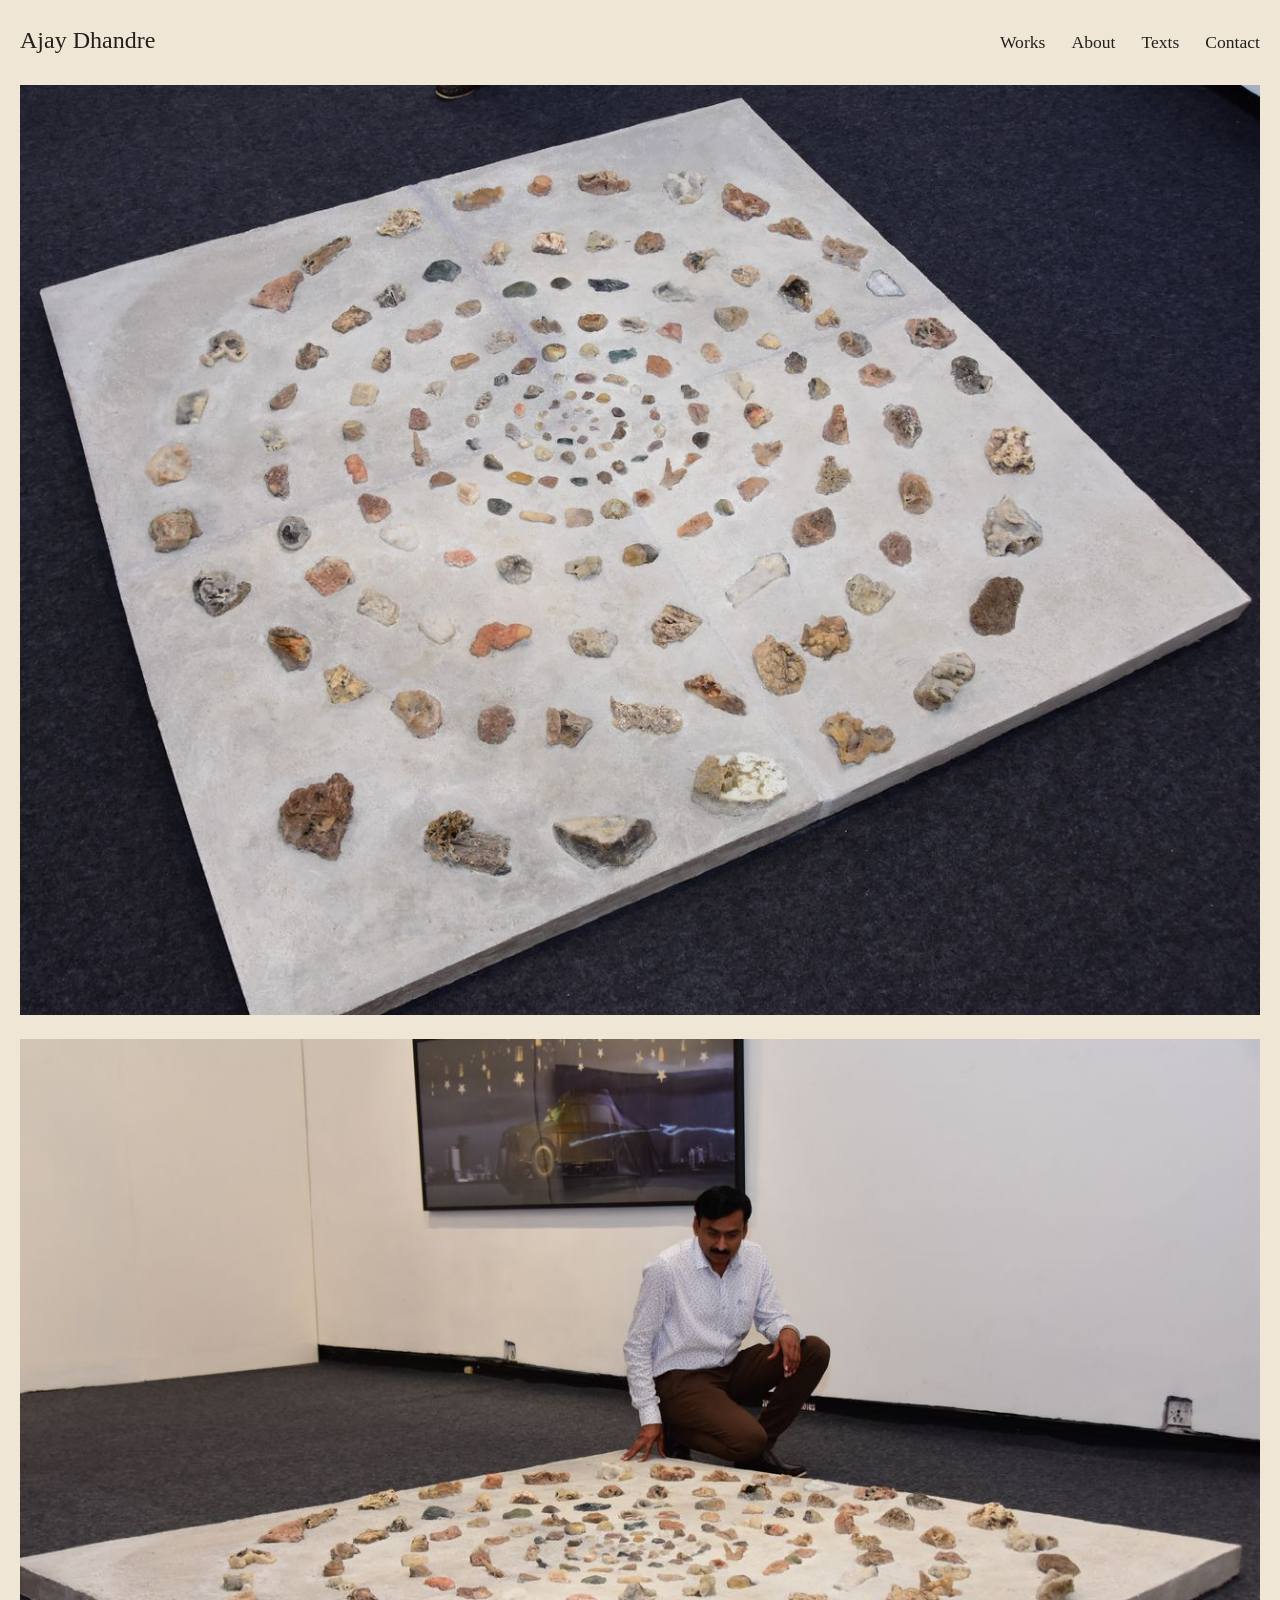
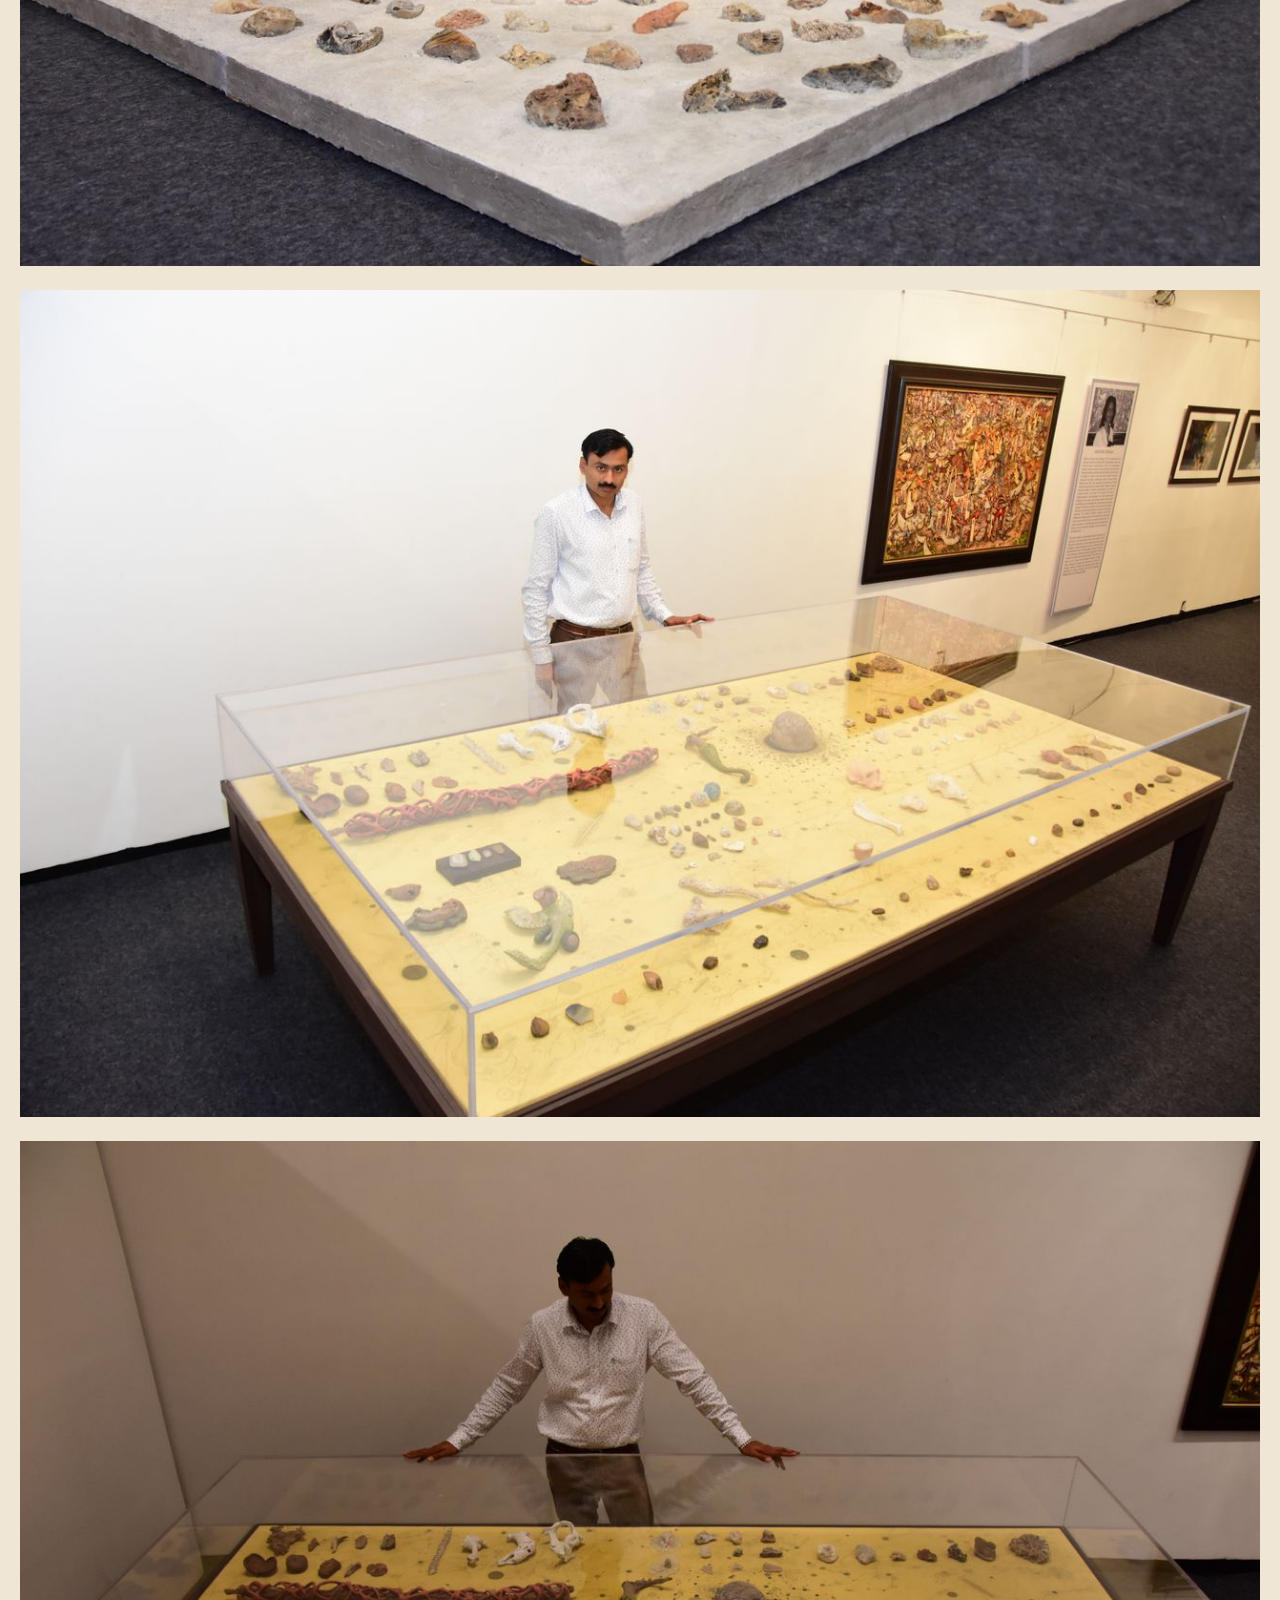
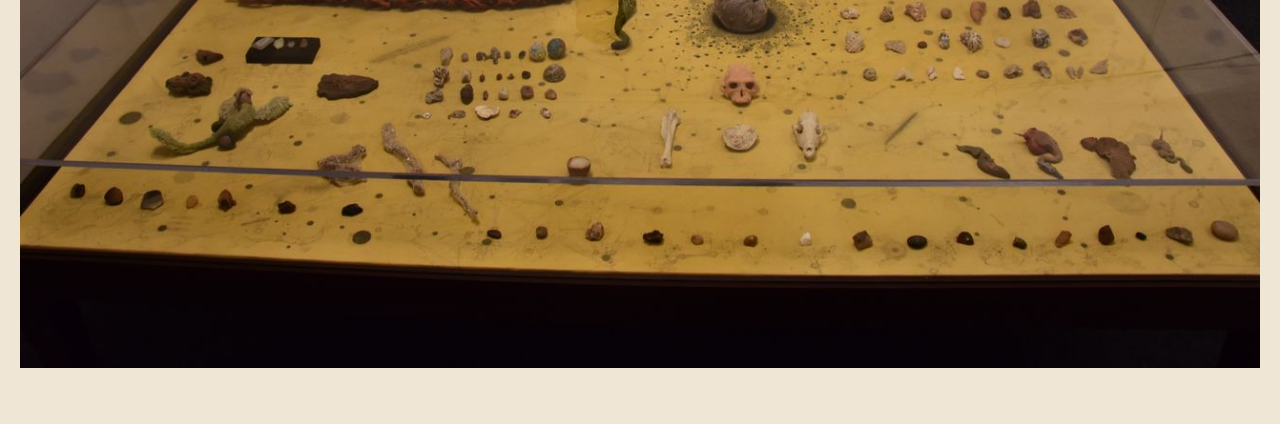
<file: artist-website/index.html>
<!doctype html>
<html lang="en">
<head>
<meta charset="utf-8">
<meta name="viewport" content="width=device-width, initial-scale=1, viewport-fit=cover">
<meta name="description" content="Ajay Dhandre. Works 2004–2025, résumé, texts and contact.">
<title>Ajay Dhandre</title>
<link rel="stylesheet" href="css/style.css">
</head>
<body>
<!--CONTENT-->
<div class="wrap">
  <header class="head">
    <a class="name" href="#home" data-artist></a>
    <nav class="menu" aria-label="Main">
      <a href="#works">Works</a>
      <a href="#about">About</a>
      <a href="#texts">Texts</a>
      <a href="#contact">Contact</a>
    </nav>
  </header>

  <main>
    <section class="view" id="v-home" aria-label="Installation views">
      <div class="home" id="home-list"></div>
    </section>

    <section class="view" id="v-works" aria-label="Works" hidden>
      <div class="years" id="years" role="group" aria-label="Jump to a year"></div>
      <div id="chapters"></div>
    </section>

    <section class="view" id="v-about" aria-label="About" hidden>
      <div class="about">
        <div class="bio" id="bio"></div>
        <div class="resume" id="resume"></div>
      </div>
    </section>

    <section class="view" id="v-texts" aria-label="Texts" hidden>
      <div class="texts">
        <div>
          <h2 id="st-title"></h2>
          <div class="body" id="st-body"></div>
          <p class="by" id="st-by"></p>
        </div>
        <div>
          <h2>Texts on the work</h2>
          <ul id="texts-list"></ul>
        </div>
      </div>
    </section>

    <section class="view" id="v-contact" aria-label="Contact" hidden>
      <div class="contact">
        <div class="lines">
          <p><a class="email link" id="c-email"></a></p>
          <p><a class="link" id="c-news">Newsletter</a></p>
          <p class="gap" id="c-loc"></p>
        </div>
        <img id="c-img" alt="Ajay Dhandre in front of one of his drawings" loading="lazy">
      </div>
    </section>
  </main>
</div>

<dialog class="lb" id="lb" aria-label="Artwork viewer">
  <div class="lb-inner">
    <div class="lb-bar">
      <span id="lb-chapter"></span>
      <button class="link" type="button" id="lb-close">Close</button>
    </div>
    <div class="lb-stage"><img id="lb-img" alt=""></div>
    <div class="lb-cap">
      <p class="meta" id="lb-meta"></p>
      <p class="step"><button type="button" class="link" id="lb-prev">Previous</button><span id="lb-count"></span><button type="button" class="link" id="lb-next">Next</button></p>
    </div>
  </div>
</dialog>
<!--/CONTENT-->
<script src="data/site.js"></script>
<script src="data/works.js"></script>
<script src="js/app.js"></script>
</body>
</html>
</file>
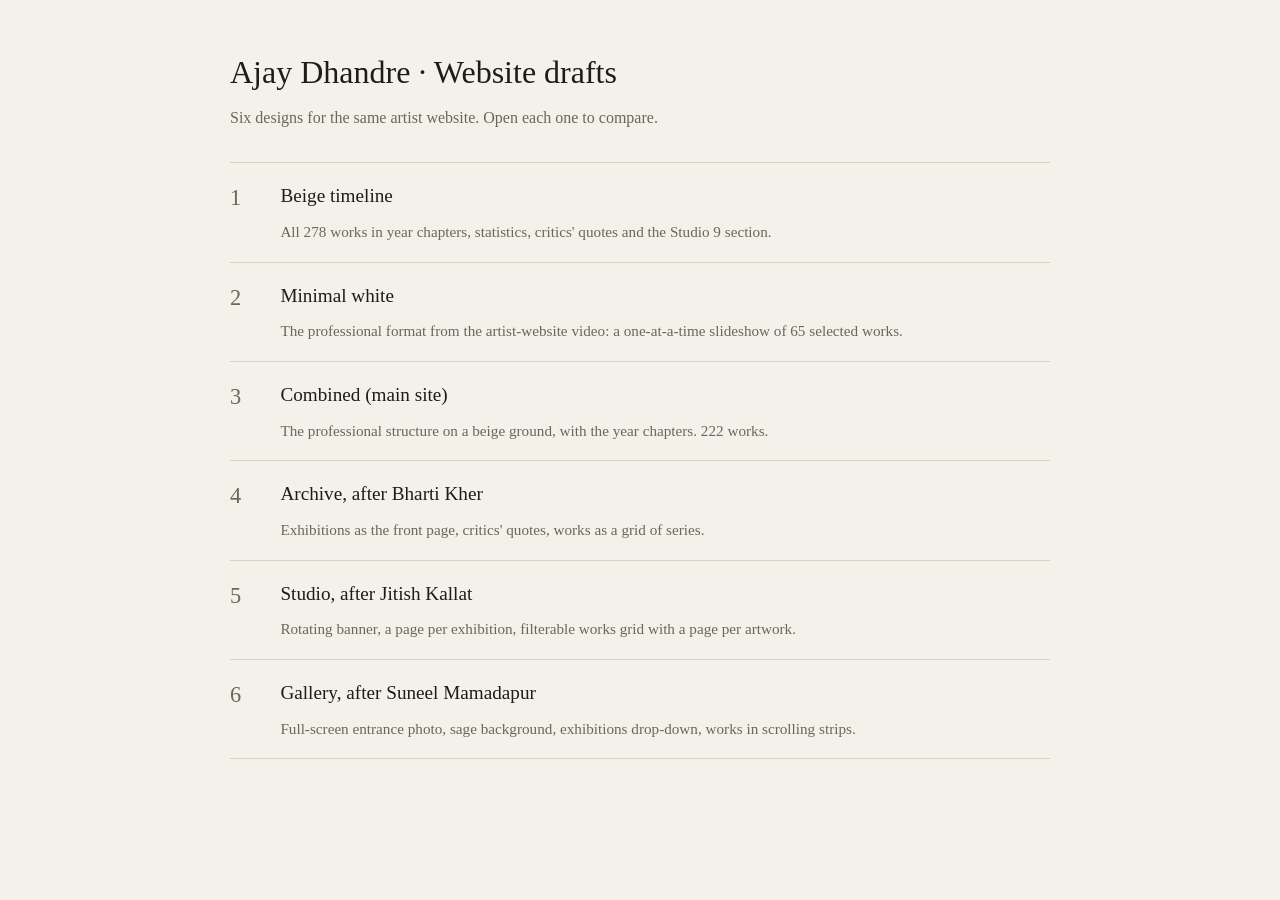
<file: artist-website/drafts/index.html>
<!doctype html>
<html lang="en">
<head>
<meta charset="utf-8">
<meta name="viewport" content="width=device-width, initial-scale=1">
<title>Ajay Dhandre · Website drafts</title>
<style>
  :root { --bg: #F4F1EA; --ink: #1E1C19; --muted: #6B665E; --rule: #D8D2C6; color-scheme: light; }
  * { box-sizing: border-box; }
  body { margin: 0; background: var(--bg); color: var(--ink); font-family: Georgia, "Times New Roman", serif; line-height: 1.55; }
  main { max-width: 860px; margin: 0 auto; padding: 48px max(20px, env(safe-area-inset-left, 0px)) 64px; }
  h1 { font-weight: normal; font-size: 2rem; margin: 0; }
  .lede { color: var(--muted); margin: 8px 0 32px; }
  ol { list-style: none; margin: 0; padding: 0; }
  li a { display: grid; grid-template-columns: 2.4em minmax(0, 1fr); gap: 4px 12px; padding: 18px 0; border-top: 1px solid var(--rule); color: inherit; text-decoration: none; }
  li:last-child a { border-bottom: 1px solid var(--rule); }
  .n { font-size: 1.4rem; color: var(--muted); }
  .t { font-size: 1.2rem; }
  .d { grid-column: 2; color: var(--muted); font-size: .95rem; }
  li a:hover .t { text-decoration: underline; text-underline-offset: 4px; }
</style>
</head>
<body>
<main>
  <h1>Ajay Dhandre · Website drafts</h1>
  <p class="lede">Six designs for the same artist website. Open each one to compare.</p>
  <ol>
    <li><a href="1-beige-timeline/index.html"><span class="n">1</span><span class="t">Beige timeline</span><span class="d">All 278 works in year chapters, statistics, critics' quotes and the Studio 9 section.</span></a></li>
    <li><a href="2-minimal-white/index.html"><span class="n">2</span><span class="t">Minimal white</span><span class="d">The professional format from the artist-website video: a one-at-a-time slideshow of 65 selected works.</span></a></li>
    <li><a href="../index.html"><span class="n">3</span><span class="t">Combined (main site)</span><span class="d">The professional structure on a beige ground, with the year chapters. 222 works.</span></a></li>
    <li><a href="4-archive/index.html"><span class="n">4</span><span class="t">Archive, after Bharti Kher</span><span class="d">Exhibitions as the front page, critics' quotes, works as a grid of series.</span></a></li>
    <li><a href="5-studio/index.html"><span class="n">5</span><span class="t">Studio, after Jitish Kallat</span><span class="d">Rotating banner, a page per exhibition, filterable works grid with a page per artwork.</span></a></li>
    <li><a href="6-gallery/index.html"><span class="n">6</span><span class="t">Gallery, after Suneel Mamadapur</span><span class="d">Full-screen entrance photo, sage background, exhibitions drop-down, works in scrolling strips.</span></a></li>
  </ol>
</main>
</body>
</html>
</file>
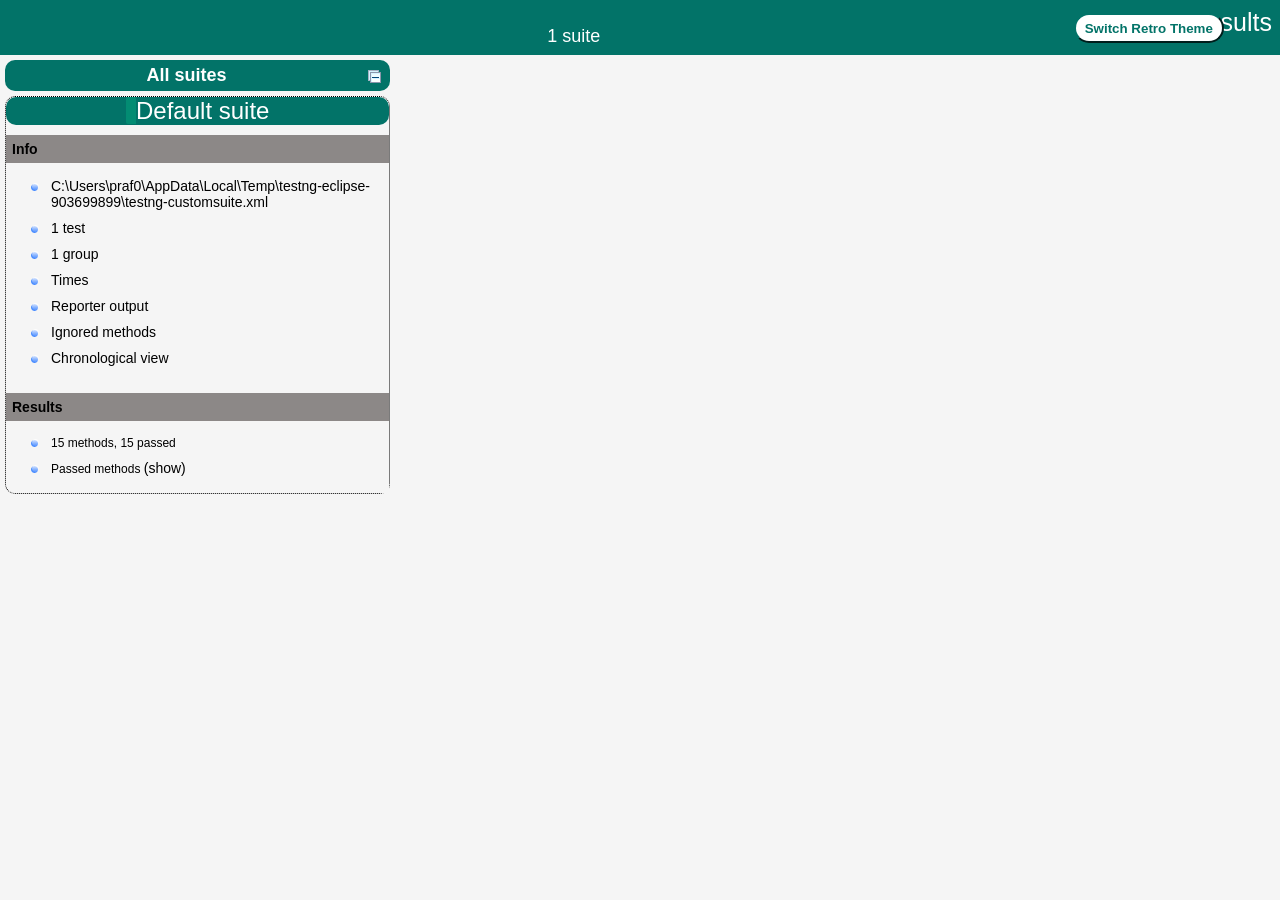
<file: EcommerceApi/test-output/index.html>
<!DOCTYPE html>

<html>
  <head>
  <meta charset='utf-8'>
  <title>TestNG reports</title>

    <link type="text/css" href="testng-reports1.css" rel="stylesheet" id="ultra" />
    <link type="text/css" href="testng-reports.css" rel="stylesheet" id="retro" disabled="false"/>
    <script type="text/javascript" src="jquery.min.js"></script>
    <script type="text/javascript" src="testng-reports.js"></script>
    <script type="text/javascript" src="https://www.google.com/jsapi"></script>
    <script type='text/javascript'>
      google.load('visualization', '1', {packages:['table']});
      google.setOnLoadCallback(drawTable);
      var suiteTableInitFunctions = new Array();
      var suiteTableData = new Array();
    </script>
    <!--
      <script type="text/javascript" src="jquery-ui/js/jquery-ui-1.8.16.custom.min.js"></script>
     -->
  </head>

  <body>
    <div class="top-banner-root">
      <span class="top-banner-title-font">Test results</span>
      <button id="button" class="button">Switch Retro Theme</button> <!-- button -->
      <br/>
      <span class="top-banner-font-1">1 suite</span>
    </div> <!-- top-banner-root -->
    <div class="navigator-root">
      <div class="navigator-suite-header">
        <span>All suites</span>
        <a href="#" title="Collapse/expand all the suites" class="collapse-all-link">
          <img src="collapseall.gif" class="collapse-all-icon">
          </img> <!-- collapse-all-icon -->
        </a> <!-- collapse-all-link -->
      </div> <!-- navigator-suite-header -->
      <div class="suite">
        <div class="rounded-window">
          <div class="suite-header light-rounded-window-top">
            <a href="#" panel-name="suite-Default_suite" class="navigator-link">
              <span class="suite-name border-passed">Default suite</span>
            </a> <!-- navigator-link -->
          </div> <!-- suite-header light-rounded-window-top -->
          <div class="navigator-suite-content">
            <div class="suite-section-title">
              <span>Info</span>
            </div> <!-- suite-section-title -->
            <div class="suite-section-content">
              <ul>
                <li>
                  <a href="#" panel-name="test-xml-Default_suite" class="navigator-link ">
                    <span>C:\Users\praf0\AppData\Local\Temp\testng-eclipse-903699899\testng-customsuite.xml</span>
                  </a> <!-- navigator-link  -->
                </li>
                <li>
                  <a href="#" panel-name="testlist-Default_suite" class="navigator-link ">
                    <span class="test-stats">1 test</span>
                  </a> <!-- navigator-link  -->
                </li>
                <li>
                  <a href="#" panel-name="group-Default_suite" class="navigator-link ">
                    <span>1 group</span>
                  </a> <!-- navigator-link  -->
                </li>
                <li>
                  <a href="#" panel-name="times-Default_suite" class="navigator-link ">
                    <span>Times</span>
                  </a> <!-- navigator-link  -->
                </li>
                <li>
                  <a href="#" panel-name="reporter-Default_suite" class="navigator-link ">
                    <span>Reporter output</span>
                  </a> <!-- navigator-link  -->
                </li>
                <li>
                  <a href="#" panel-name="ignored-methods-Default_suite" class="navigator-link ">
                    <span>Ignored methods</span>
                  </a> <!-- navigator-link  -->
                </li>
                <li>
                  <a href="#" panel-name="chronological-Default_suite" class="navigator-link ">
                    <span>Chronological view</span>
                  </a> <!-- navigator-link  -->
                </li>
              </ul>
            </div> <!-- suite-section-content -->
            <div class="result-section">
              <div class="suite-section-title">
                <span>Results</span>
              </div> <!-- suite-section-title -->
              <div class="suite-section-content">
                <ul>
                  <li>
                    <span class="method-stats">15 methods,   15 passed</span>
                  </li>
                  <li>
                    <span class="method-list-title passed">Passed methods</span>
                    <span class="show-or-hide-methods passed">
                      <a href="#" panel-name="suite-Default_suite" class="hide-methods passed suite-Default_suite"> (hide)</a> <!-- hide-methods passed suite-Default_suite -->
                      <a href="#" panel-name="suite-Default_suite" class="show-methods passed suite-Default_suite"> (show)</a> <!-- show-methods passed suite-Default_suite -->
                    </span>
                    <div class="method-list-content passed suite-Default_suite">
                      <span>
                        <img src="passed.png" width="3%"/>
                        <a href="#" panel-name="suite-Default_suite" title="runner.RunnerTest" class="method navigator-link" hash-for-method="runScenario(&quot;Login CUSTOMER user using post request&quot;, &quot;Test Customer APIs&quot;)">runScenario("Login CUSTOMER user using post request", "Test Customer APIs")</a> <!-- method navigator-link -->
                      </span>
                      <br/>
                      <span>
                        <img src="passed.png" width="3%"/>
                        <a href="#" panel-name="suite-Default_suite" title="runner.RunnerTest" class="method navigator-link" hash-for-method="runScenario(&quot;add product using Admin account and using Post Request&quot;, &quot;Test End to End Medicare Apis&quot;)">runScenario("add product using Admin account and using Post Request", "Test End to End Medicare Apis")</a> <!-- method navigator-link -->
                      </span>
                      <br/>
                      <span>
                        <img src="passed.png" width="3%"/>
                        <a href="#" panel-name="suite-Default_suite" title="runner.RunnerTest" class="method navigator-link" hash-for-method="runScenario(&quot;add product using Admin account and using Post Request&quot;, &quot;Test End to End Medicare Apis&quot;)">runScenario("add product using Admin account and using Post Request", "Test End to End Medicare Apis")</a> <!-- method navigator-link -->
                      </span>
                      <br/>
                      <span>
                        <img src="passed.png" width="3%"/>
                        <a href="#" panel-name="suite-Default_suite" title="runner.RunnerTest" class="method navigator-link" hash-for-method="runScenario(&quot;Login admin user using post request&quot;, &quot;Test End to End Medicare Apis&quot;)">runScenario("Login admin user using post request", "Test End to End Medicare Apis")</a> <!-- method navigator-link -->
                      </span>
                      <br/>
                      <span>
                        <img src="passed.png" width="3%"/>
                        <a href="#" panel-name="suite-Default_suite" title="runner.RunnerTest" class="method navigator-link" hash-for-method="runScenario(&quot;Customer add product to add to cart using POST Request&quot;, &quot;Test Customer APIs&quot;)">runScenario("Customer add product to add to cart using POST Request", "Test Customer APIs")</a> <!-- method navigator-link -->
                      </span>
                      <br/>
                      <span>
                        <img src="passed.png" width="3%"/>
                        <a href="#" panel-name="suite-Default_suite" title="runner.RunnerTest" class="method navigator-link" hash-for-method="runScenario(&quot;Upload Product image using POST Request&quot;, &quot;Test End to End Medicare Apis&quot;)">runScenario("Upload Product image using POST Request", "Test End to End Medicare Apis")</a> <!-- method navigator-link -->
                      </span>
                      <br/>
                      <span>
                        <img src="passed.png" width="3%"/>
                        <a href="#" panel-name="suite-Default_suite" title="runner.RunnerTest" class="method navigator-link" hash-for-method="runScenario(&quot;get Product image using GET Request&quot;, &quot;Test End to End Medicare Apis&quot;)">runScenario("get Product image using GET Request", "Test End to End Medicare Apis")</a> <!-- method navigator-link -->
                      </span>
                      <br/>
                      <span>
                        <img src="passed.png" width="3%"/>
                        <a href="#" panel-name="suite-Default_suite" title="runner.RunnerTest" class="method navigator-link" hash-for-method="runScenario(&quot;add category using Admin account and using Post Request&quot;, &quot;Test End to End Medicare Apis&quot;)">runScenario("add category using Admin account and using Post Request", "Test End to End Medicare Apis")</a> <!-- method navigator-link -->
                      </span>
                      <br/>
                      <span>
                        <img src="passed.png" width="3%"/>
                        <a href="#" panel-name="suite-Default_suite" title="runner.RunnerTest" class="method navigator-link" hash-for-method="runScenario(&quot;get product using Admin account and using get Request&quot;, &quot;Test End to End Medicare Apis&quot;)">runScenario("get product using Admin account and using get Request", "Test End to End Medicare Apis")</a> <!-- method navigator-link -->
                      </span>
                      <br/>
                      <span>
                        <img src="passed.png" width="3%"/>
                        <a href="#" panel-name="suite-Default_suite" title="runner.RunnerTest" class="method navigator-link" hash-for-method="runScenario(&quot;get category using Admin account and using GET Request&quot;, &quot;Test End to End Medicare Apis&quot;)">runScenario("get category using Admin account and using GET Request", "Test End to End Medicare Apis")</a> <!-- method navigator-link -->
                      </span>
                      <br/>
                      <span>
                        <img src="passed.png" width="3%"/>
                        <a href="#" panel-name="suite-Default_suite" title="runner.RunnerTest" class="method navigator-link" hash-for-method="runScenario(&quot;custome get cart item as per user id&quot;, &quot;Test Customer APIs&quot;)">runScenario("custome get cart item as per user id", "Test Customer APIs")</a> <!-- method navigator-link -->
                      </span>
                      <br/>
                      <span>
                        <img src="passed.png" width="3%"/>
                        <a href="#" panel-name="suite-Default_suite" title="runner.RunnerTest" class="method navigator-link" hash-for-method="runScenario(&quot;register Admin user using Post Request&quot;, &quot;Test End to End Medicare Apis&quot;)">runScenario("register Admin user using Post Request", "Test End to End Medicare Apis")</a> <!-- method navigator-link -->
                      </span>
                      <br/>
                      <span>
                        <img src="passed.png" width="3%"/>
                        <a href="#" panel-name="suite-Default_suite" title="runner.RunnerTest" class="method navigator-link" hash-for-method="runScenario(&quot;Customer get product from add to cart using GET Request&quot;, &quot;Test Customer APIs&quot;)">runScenario("Customer get product from add to cart using GET Request", "Test Customer APIs")</a> <!-- method navigator-link -->
                      </span>
                      <br/>
                      <span>
                        <img src="passed.png" width="3%"/>
                        <a href="#" panel-name="suite-Default_suite" title="runner.RunnerTest" class="method navigator-link" hash-for-method="runScenario(&quot;get Product from catgory using GET Request&quot;, &quot;Test End to End Medicare Apis&quot;)">runScenario("get Product from catgory using GET Request", "Test End to End Medicare Apis")</a> <!-- method navigator-link -->
                      </span>
                      <br/>
                      <span>
                        <img src="passed.png" width="3%"/>
                        <a href="#" panel-name="suite-Default_suite" title="runner.RunnerTest" class="method navigator-link" hash-for-method="runScenario(&quot;Register Admin user using Post Request&quot;, &quot;Test Customer APIs&quot;)">runScenario("Register Admin user using Post Request", "Test Customer APIs")</a> <!-- method navigator-link -->
                      </span>
                      <br/>
                    </div> <!-- method-list-content passed suite-Default_suite -->
                  </li>
                </ul>
              </div> <!-- suite-section-content -->
            </div> <!-- result-section -->
          </div> <!-- navigator-suite-content -->
        </div> <!-- rounded-window -->
      </div> <!-- suite -->
    </div> <!-- navigator-root -->
    <div class="wrapper">
      <div class="main-panel-root">
        <div panel-name="suite-Default_suite" class="panel Default_suite">
          <div class="suite-Default_suite-class-passed">
            <div class="main-panel-header rounded-window-top">
              <img src="passed.png"/>
              <span class="class-name">runner.RunnerTest</span>
            </div> <!-- main-panel-header rounded-window-top -->
            <div class="main-panel-content rounded-window-bottom">
              <div class="method">
                <div class="method-content">
                  <a name="runScenario(&quot;Login CUSTOMER user using post request&quot;, &quot;Test Customer APIs&quot;)">
                  </a> <!-- runScenario("Login CUSTOMER user using post request", "Test Customer APIs") -->
                  <span class="method-name">runScenario</span>
                  <span class="parameters">("Login CUSTOMER user using post request", "Test Customer APIs")</span>
                  <em>
(Runs Cucumber Scenarios)                  </em>
                </div> <!-- method-content -->
              </div> <!-- method -->
              <div class="method">
                <div class="method-content">
                  <a name="runScenario(&quot;add product using Admin account and using Post Request&quot;, &quot;Test End to End Medicare Apis&quot;)">
                  </a> <!-- runScenario("add product using Admin account and using Post Request", "Test End to End Medicare Apis") -->
                  <span class="method-name">runScenario</span>
                  <span class="parameters">("add product using Admin account and using Post Request", "Test End to End Medicare Apis")</span>
                  <em>
(Runs Cucumber Scenarios)                  </em>
                </div> <!-- method-content -->
              </div> <!-- method -->
              <div class="method">
                <div class="method-content">
                  <a name="runScenario(&quot;add product using Admin account and using Post Request&quot;, &quot;Test End to End Medicare Apis&quot;)">
                  </a> <!-- runScenario("add product using Admin account and using Post Request", "Test End to End Medicare Apis") -->
                  <span class="method-name">runScenario</span>
                  <span class="parameters">("add product using Admin account and using Post Request", "Test End to End Medicare Apis")</span>
                  <em>
(Runs Cucumber Scenarios)                  </em>
                </div> <!-- method-content -->
              </div> <!-- method -->
              <div class="method">
                <div class="method-content">
                  <a name="runScenario(&quot;Login admin user using post request&quot;, &quot;Test End to End Medicare Apis&quot;)">
                  </a> <!-- runScenario("Login admin user using post request", "Test End to End Medicare Apis") -->
                  <span class="method-name">runScenario</span>
                  <span class="parameters">("Login admin user using post request", "Test End to End Medicare Apis")</span>
                  <em>
(Runs Cucumber Scenarios)                  </em>
                </div> <!-- method-content -->
              </div> <!-- method -->
              <div class="method">
                <div class="method-content">
                  <a name="runScenario(&quot;Customer add product to add to cart using POST Request&quot;, &quot;Test Customer APIs&quot;)">
                  </a> <!-- runScenario("Customer add product to add to cart using POST Request", "Test Customer APIs") -->
                  <span class="method-name">runScenario</span>
                  <span class="parameters">("Customer add product to add to cart using POST Request", "Test Customer APIs")</span>
                  <em>
(Runs Cucumber Scenarios)                  </em>
                </div> <!-- method-content -->
              </div> <!-- method -->
              <div class="method">
                <div class="method-content">
                  <a name="runScenario(&quot;Upload Product image using POST Request&quot;, &quot;Test End to End Medicare Apis&quot;)">
                  </a> <!-- runScenario("Upload Product image using POST Request", "Test End to End Medicare Apis") -->
                  <span class="method-name">runScenario</span>
                  <span class="parameters">("Upload Product image using POST Request", "Test End to End Medicare Apis")</span>
                  <em>
(Runs Cucumber Scenarios)                  </em>
                </div> <!-- method-content -->
              </div> <!-- method -->
              <div class="method">
                <div class="method-content">
                  <a name="runScenario(&quot;get Product image using GET Request&quot;, &quot;Test End to End Medicare Apis&quot;)">
                  </a> <!-- runScenario("get Product image using GET Request", "Test End to End Medicare Apis") -->
                  <span class="method-name">runScenario</span>
                  <span class="parameters">("get Product image using GET Request", "Test End to End Medicare Apis")</span>
                  <em>
(Runs Cucumber Scenarios)                  </em>
                </div> <!-- method-content -->
              </div> <!-- method -->
              <div class="method">
                <div class="method-content">
                  <a name="runScenario(&quot;add category using Admin account and using Post Request&quot;, &quot;Test End to End Medicare Apis&quot;)">
                  </a> <!-- runScenario("add category using Admin account and using Post Request", "Test End to End Medicare Apis") -->
                  <span class="method-name">runScenario</span>
                  <span class="parameters">("add category using Admin account and using Post Request", "Test End to End Medicare Apis")</span>
                  <em>
(Runs Cucumber Scenarios)                  </em>
                </div> <!-- method-content -->
              </div> <!-- method -->
              <div class="method">
                <div class="method-content">
                  <a name="runScenario(&quot;get product using Admin account and using get Request&quot;, &quot;Test End to End Medicare Apis&quot;)">
                  </a> <!-- runScenario("get product using Admin account and using get Request", "Test End to End Medicare Apis") -->
                  <span class="method-name">runScenario</span>
                  <span class="parameters">("get product using Admin account and using get Request", "Test End to End Medicare Apis")</span>
                  <em>
(Runs Cucumber Scenarios)                  </em>
                </div> <!-- method-content -->
              </div> <!-- method -->
              <div class="method">
                <div class="method-content">
                  <a name="runScenario(&quot;get category using Admin account and using GET Request&quot;, &quot;Test End to End Medicare Apis&quot;)">
                  </a> <!-- runScenario("get category using Admin account and using GET Request", "Test End to End Medicare Apis") -->
                  <span class="method-name">runScenario</span>
                  <span class="parameters">("get category using Admin account and using GET Request", "Test End to End Medicare Apis")</span>
                  <em>
(Runs Cucumber Scenarios)                  </em>
                </div> <!-- method-content -->
              </div> <!-- method -->
              <div class="method">
                <div class="method-content">
                  <a name="runScenario(&quot;custome get cart item as per user id&quot;, &quot;Test Customer APIs&quot;)">
                  </a> <!-- runScenario("custome get cart item as per user id", "Test Customer APIs") -->
                  <span class="method-name">runScenario</span>
                  <span class="parameters">("custome get cart item as per user id", "Test Customer APIs")</span>
                  <em>
(Runs Cucumber Scenarios)                  </em>
                </div> <!-- method-content -->
              </div> <!-- method -->
              <div class="method">
                <div class="method-content">
                  <a name="runScenario(&quot;register Admin user using Post Request&quot;, &quot;Test End to End Medicare Apis&quot;)">
                  </a> <!-- runScenario("register Admin user using Post Request", "Test End to End Medicare Apis") -->
                  <span class="method-name">runScenario</span>
                  <span class="parameters">("register Admin user using Post Request", "Test End to End Medicare Apis")</span>
                  <em>
(Runs Cucumber Scenarios)                  </em>
                </div> <!-- method-content -->
              </div> <!-- method -->
              <div class="method">
                <div class="method-content">
                  <a name="runScenario(&quot;Customer get product from add to cart using GET Request&quot;, &quot;Test Customer APIs&quot;)">
                  </a> <!-- runScenario("Customer get product from add to cart using GET Request", "Test Customer APIs") -->
                  <span class="method-name">runScenario</span>
                  <span class="parameters">("Customer get product from add to cart using GET Request", "Test Customer APIs")</span>
                  <em>
(Runs Cucumber Scenarios)                  </em>
                </div> <!-- method-content -->
              </div> <!-- method -->
              <div class="method">
                <div class="method-content">
                  <a name="runScenario(&quot;get Product from catgory using GET Request&quot;, &quot;Test End to End Medicare Apis&quot;)">
                  </a> <!-- runScenario("get Product from catgory using GET Request", "Test End to End Medicare Apis") -->
                  <span class="method-name">runScenario</span>
                  <span class="parameters">("get Product from catgory using GET Request", "Test End to End Medicare Apis")</span>
                  <em>
(Runs Cucumber Scenarios)                  </em>
                </div> <!-- method-content -->
              </div> <!-- method -->
              <div class="method">
                <div class="method-content">
                  <a name="runScenario(&quot;Register Admin user using Post Request&quot;, &quot;Test Customer APIs&quot;)">
                  </a> <!-- runScenario("Register Admin user using Post Request", "Test Customer APIs") -->
                  <span class="method-name">runScenario</span>
                  <span class="parameters">("Register Admin user using Post Request", "Test Customer APIs")</span>
                  <em>
(Runs Cucumber Scenarios)                  </em>
                </div> <!-- method-content -->
              </div> <!-- method -->
            </div> <!-- main-panel-content rounded-window-bottom -->
          </div> <!-- suite-Default_suite-class-passed -->
        </div> <!-- panel Default_suite -->
        <div panel-name="test-xml-Default_suite" class="panel">
          <div class="main-panel-header rounded-window-top">
            <span class="header-content">C:\Users\praf0\AppData\Local\Temp\testng-eclipse-903699899\testng-customsuite.xml</span>
          </div> <!-- main-panel-header rounded-window-top -->
          <div class="main-panel-content rounded-window-bottom">
            <pre>
&lt;?xml version=&quot;1.0&quot; encoding=&quot;UTF-8&quot;?&gt;
&lt;!DOCTYPE suite SYSTEM &quot;https://testng.org/testng-1.0.dtd&quot;&gt;
&lt;suite name=&quot;Default suite&quot; guice-stage=&quot;DEVELOPMENT&quot;&gt;
  &lt;test thread-count=&quot;5&quot; name=&quot;Default test&quot; verbose=&quot;2&quot;&gt;
    &lt;classes&gt;
      &lt;class name=&quot;runner.RunnerTest&quot;/&gt;
    &lt;/classes&gt;
  &lt;/test&gt; &lt;!-- Default test --&gt;
&lt;/suite&gt; &lt;!-- Default suite --&gt;
            </pre>
          </div> <!-- main-panel-content rounded-window-bottom -->
        </div> <!-- panel -->
        <div panel-name="testlist-Default_suite" class="panel">
          <div class="main-panel-header rounded-window-top">
            <span class="header-content">Tests for Default suite</span>
          </div> <!-- main-panel-header rounded-window-top -->
          <div class="main-panel-content rounded-window-bottom">
            <ul>
              <li>
                <span class="test-name">Default test (1 class)</span>
              </li>
            </ul>
          </div> <!-- main-panel-content rounded-window-bottom -->
        </div> <!-- panel -->
        <div panel-name="group-Default_suite" class="panel">
          <div class="main-panel-header rounded-window-top">
            <span class="header-content">Groups for Default suite</span>
          </div> <!-- main-panel-header rounded-window-top -->
          <div class="main-panel-content rounded-window-bottom">
            <div class="test-group">
              <span class="test-group-name">cucumber</span>
              <br/>
              <div class="method-in-group">
                <span class="method-in-group-name">runScenario</span>
                <br/>
              </div> <!-- method-in-group -->
            </div> <!-- test-group -->
          </div> <!-- main-panel-content rounded-window-bottom -->
        </div> <!-- panel -->
        <div panel-name="times-Default_suite" class="panel">
          <div class="main-panel-header rounded-window-top">
            <span class="header-content">Times for Default suite</span>
          </div> <!-- main-panel-header rounded-window-top -->
          <div class="main-panel-content rounded-window-bottom">
            <div class="times-div">
              <script type="text/javascript">
suiteTableInitFunctions.push('tableData_Default_suite');
function tableData_Default_suite() {
var data = new google.visualization.DataTable();
data.addColumn('number', 'Number');
data.addColumn('string', 'Method');
data.addColumn('string', 'Class');
data.addColumn('number', 'Time (ms)');
data.addRows(15);
data.setCell(0, 0, 0)
data.setCell(0, 1, 'runScenario')
data.setCell(0, 2, 'runner.RunnerTest')
data.setCell(0, 3, 3450);
data.setCell(1, 0, 1)
data.setCell(1, 1, 'runScenario')
data.setCell(1, 2, 'runner.RunnerTest')
data.setCell(1, 3, 813);
data.setCell(2, 0, 2)
data.setCell(2, 1, 'runScenario')
data.setCell(2, 2, 'runner.RunnerTest')
data.setCell(2, 3, 702);
data.setCell(3, 0, 3)
data.setCell(3, 1, 'runScenario')
data.setCell(3, 2, 'runner.RunnerTest')
data.setCell(3, 3, 700);
data.setCell(4, 0, 4)
data.setCell(4, 1, 'runScenario')
data.setCell(4, 2, 'runner.RunnerTest')
data.setCell(4, 3, 646);
data.setCell(5, 0, 5)
data.setCell(5, 1, 'runScenario')
data.setCell(5, 2, 'runner.RunnerTest')
data.setCell(5, 3, 646);
data.setCell(6, 0, 6)
data.setCell(6, 1, 'runScenario')
data.setCell(6, 2, 'runner.RunnerTest')
data.setCell(6, 3, 635);
data.setCell(7, 0, 7)
data.setCell(7, 1, 'runScenario')
data.setCell(7, 2, 'runner.RunnerTest')
data.setCell(7, 3, 631);
data.setCell(8, 0, 8)
data.setCell(8, 1, 'runScenario')
data.setCell(8, 2, 'runner.RunnerTest')
data.setCell(8, 3, 586);
data.setCell(9, 0, 9)
data.setCell(9, 1, 'runScenario')
data.setCell(9, 2, 'runner.RunnerTest')
data.setCell(9, 3, 584);
data.setCell(10, 0, 10)
data.setCell(10, 1, 'runScenario')
data.setCell(10, 2, 'runner.RunnerTest')
data.setCell(10, 3, 557);
data.setCell(11, 0, 11)
data.setCell(11, 1, 'runScenario')
data.setCell(11, 2, 'runner.RunnerTest')
data.setCell(11, 3, 557);
data.setCell(12, 0, 12)
data.setCell(12, 1, 'runScenario')
data.setCell(12, 2, 'runner.RunnerTest')
data.setCell(12, 3, 551);
data.setCell(13, 0, 13)
data.setCell(13, 1, 'runScenario')
data.setCell(13, 2, 'runner.RunnerTest')
data.setCell(13, 3, 547);
data.setCell(14, 0, 14)
data.setCell(14, 1, 'runScenario')
data.setCell(14, 2, 'runner.RunnerTest')
data.setCell(14, 3, 529);
window.suiteTableData['Default_suite']= { tableData: data, tableDiv: 'times-div-Default_suite'}
return data;
}
              </script>
              <span class="suite-total-time">Total running time: 12 seconds</span>
              <div id="times-div-Default_suite">
              </div> <!-- times-div-Default_suite -->
            </div> <!-- times-div -->
          </div> <!-- main-panel-content rounded-window-bottom -->
        </div> <!-- panel -->
        <div panel-name="reporter-Default_suite" class="panel">
          <div class="main-panel-header rounded-window-top">
            <span class="header-content">Reporter output for Default suite</span>
          </div> <!-- main-panel-header rounded-window-top -->
          <div class="main-panel-content rounded-window-bottom">
          </div> <!-- main-panel-content rounded-window-bottom -->
        </div> <!-- panel -->
        <div panel-name="ignored-methods-Default_suite" class="panel">
          <div class="main-panel-header rounded-window-top">
            <span class="header-content">0 ignored methods</span>
          </div> <!-- main-panel-header rounded-window-top -->
          <div class="main-panel-content rounded-window-bottom">
          </div> <!-- main-panel-content rounded-window-bottom -->
        </div> <!-- panel -->
        <div panel-name="chronological-Default_suite" class="panel">
          <div class="main-panel-header rounded-window-top">
            <span class="header-content">Methods in chronological order</span>
          </div> <!-- main-panel-header rounded-window-top -->
          <div class="main-panel-content rounded-window-bottom">
            <div class="chronological-class">
              <div class="chronological-class-name">runner.RunnerTest</div> <!-- chronological-class-name -->
              <div class="configuration-class before">
                <span class="method-name">setUpClass(org.testng.TestRunner@60deefed)</span>
                <span class="method-start">0 ms</span>
              </div> <!-- configuration-class before -->
              <div class="test-method">
                <span class="method-name">runScenario("register Admin user using Post Request", "Test End to End Medicare Apis")</span>
                <span class="method-start">401 ms</span>
              </div> <!-- test-method -->
              <div class="test-method">
                <span class="method-name">runScenario("Login admin user using post request", "Test End to End Medicare Apis")</span>
                <span class="method-start">3855 ms</span>
              </div> <!-- test-method -->
              <div class="test-method">
                <span class="method-name">runScenario("add category using Admin account and using Post Request", "Test End to End Medicare Apis")</span>
                <span class="method-start">4672 ms</span>
              </div> <!-- test-method -->
              <div class="test-method">
                <span class="method-name">runScenario("get category using Admin account and using GET Request", "Test End to End Medicare Apis")</span>
                <span class="method-start">5324 ms</span>
              </div> <!-- test-method -->
              <div class="test-method">
                <span class="method-name">runScenario("add product using Admin account and using Post Request", "Test End to End Medicare Apis")</span>
                <span class="method-start">5962 ms</span>
              </div> <!-- test-method -->
              <div class="test-method">
                <span class="method-name">runScenario("get product using Admin account and using get Request", "Test End to End Medicare Apis")</span>
                <span class="method-start">6615 ms</span>
              </div> <!-- test-method -->
              <div class="test-method">
                <span class="method-name">runScenario("add product using Admin account and using Post Request", "Test End to End Medicare Apis")</span>
                <span class="method-start">7203 ms</span>
              </div> <!-- test-method -->
              <div class="test-method">
                <span class="method-name">runScenario("Upload Product image using POST Request", "Test End to End Medicare Apis")</span>
                <span class="method-start">7757 ms</span>
              </div> <!-- test-method -->
              <div class="test-method">
                <span class="method-name">runScenario("get Product image using GET Request", "Test End to End Medicare Apis")</span>
                <span class="method-start">8390 ms</span>
              </div> <!-- test-method -->
              <div class="test-method">
                <span class="method-name">runScenario("get Product from catgory using GET Request", "Test End to End Medicare Apis")</span>
                <span class="method-start">8948 ms</span>
              </div> <!-- test-method -->
              <div class="test-method">
                <span class="method-name">runScenario("Register Admin user using Post Request", "Test Customer APIs")</span>
                <span class="method-start">9479 ms</span>
              </div> <!-- test-method -->
              <div class="test-method">
                <span class="method-name">runScenario("Login CUSTOMER user using post request", "Test Customer APIs")</span>
                <span class="method-start">10182 ms</span>
              </div> <!-- test-method -->
              <div class="test-method">
                <span class="method-name">runScenario("Customer add product to add to cart using POST Request", "Test Customer APIs")</span>
                <span class="method-start">10888 ms</span>
              </div> <!-- test-method -->
              <div class="test-method">
                <span class="method-name">runScenario("Customer get product from add to cart using GET Request", "Test Customer APIs")</span>
                <span class="method-start">11476 ms</span>
              </div> <!-- test-method -->
              <div class="test-method">
                <span class="method-name">runScenario("custome get cart item as per user id", "Test Customer APIs")</span>
                <span class="method-start">12034 ms</span>
              </div> <!-- test-method -->
              <div class="configuration-class after">
                <span class="method-name">tearDownClass</span>
                <span class="method-start">12582 ms</span>
              </div> <!-- configuration-class after -->
          </div> <!-- main-panel-content rounded-window-bottom -->
        </div> <!-- panel -->
      </div> <!-- main-panel-root -->
    </div> <!-- wrapper -->
  </body>
<script type="text/javascript" src="testng-reports2.js"></script>
</html>
</file>
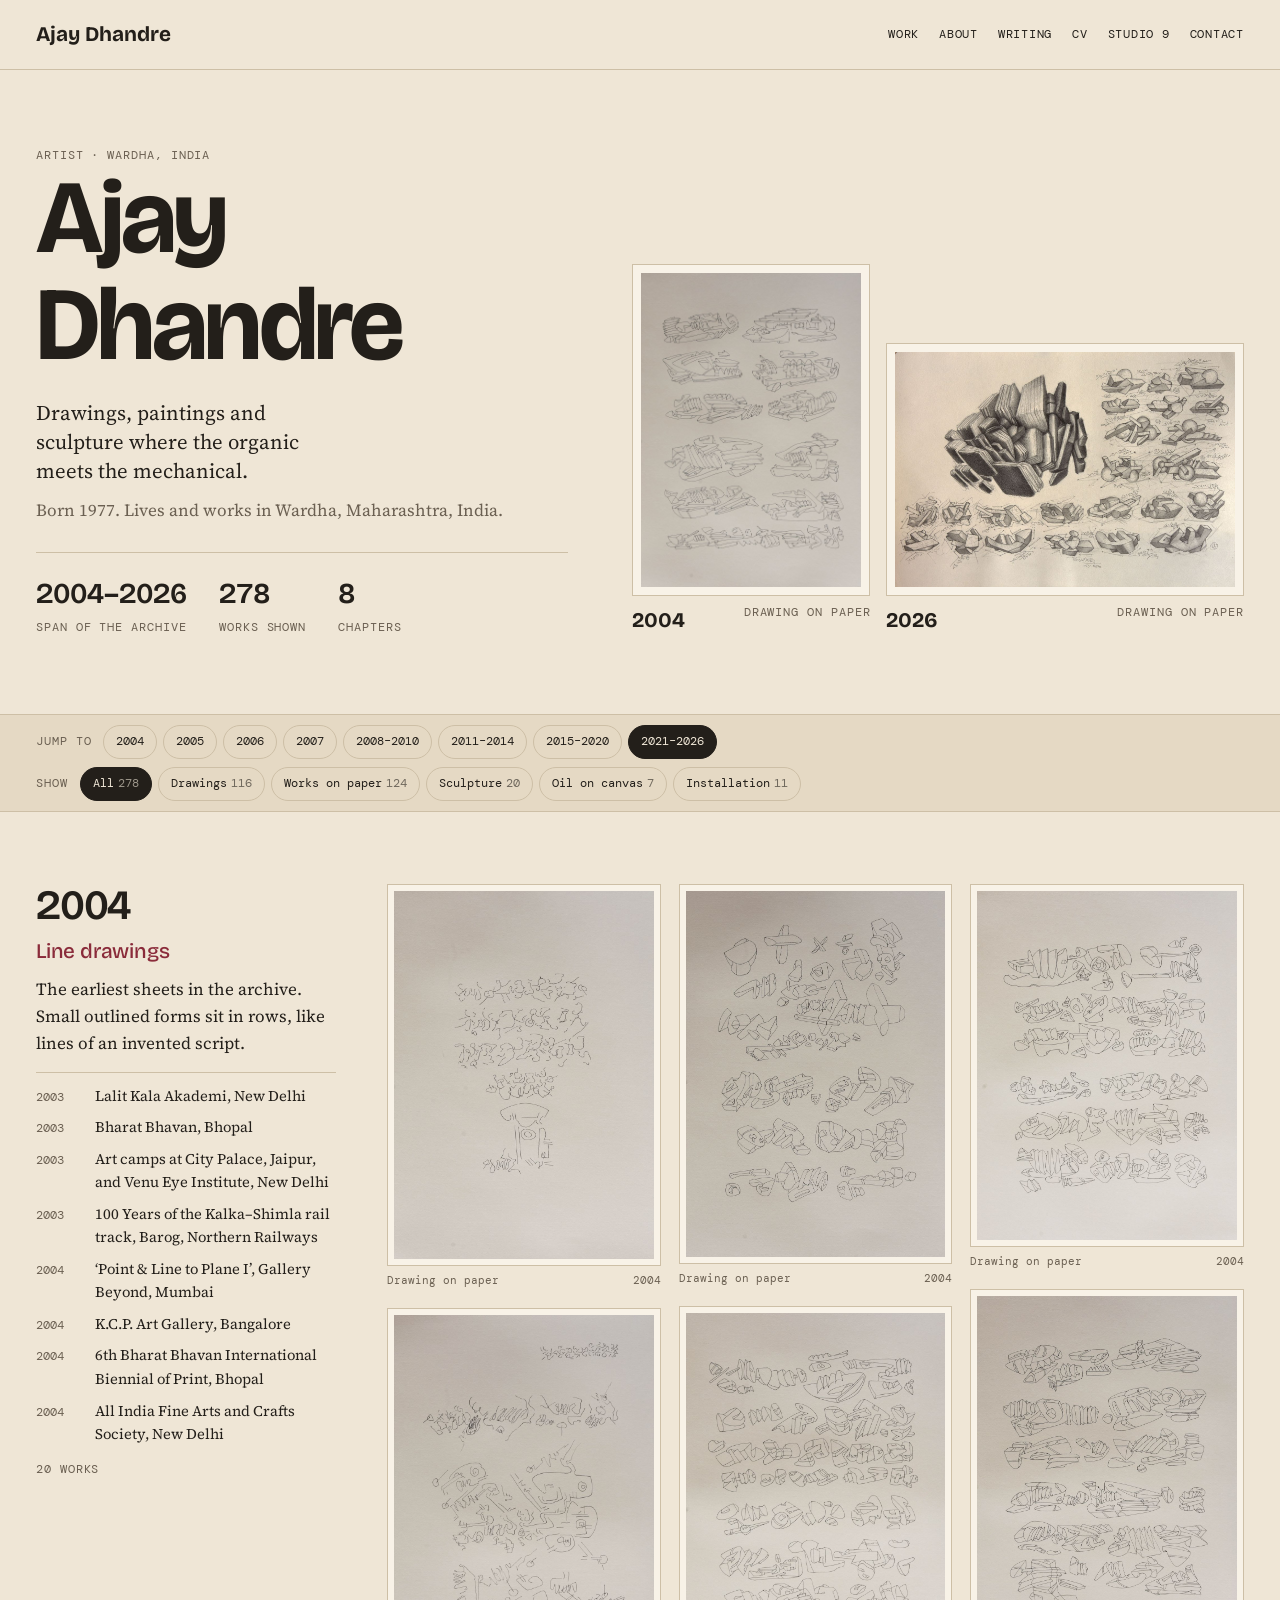
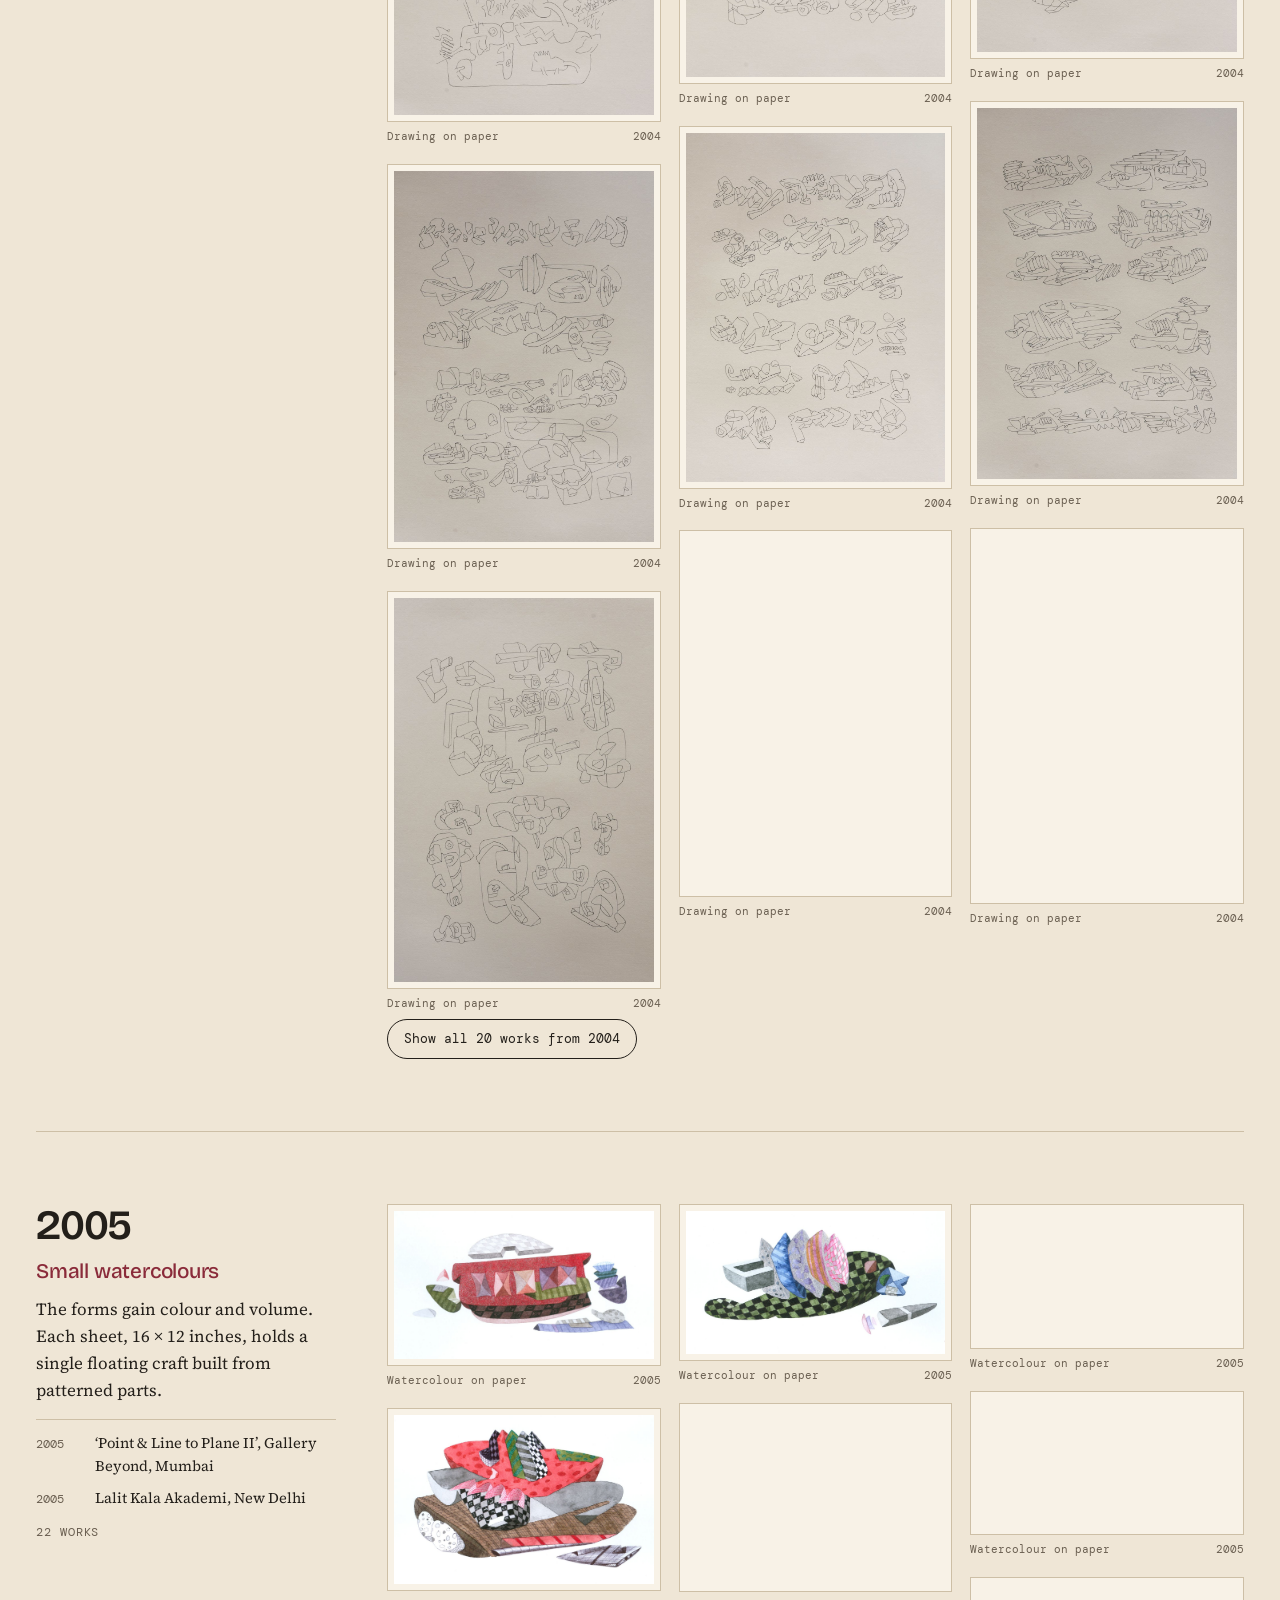
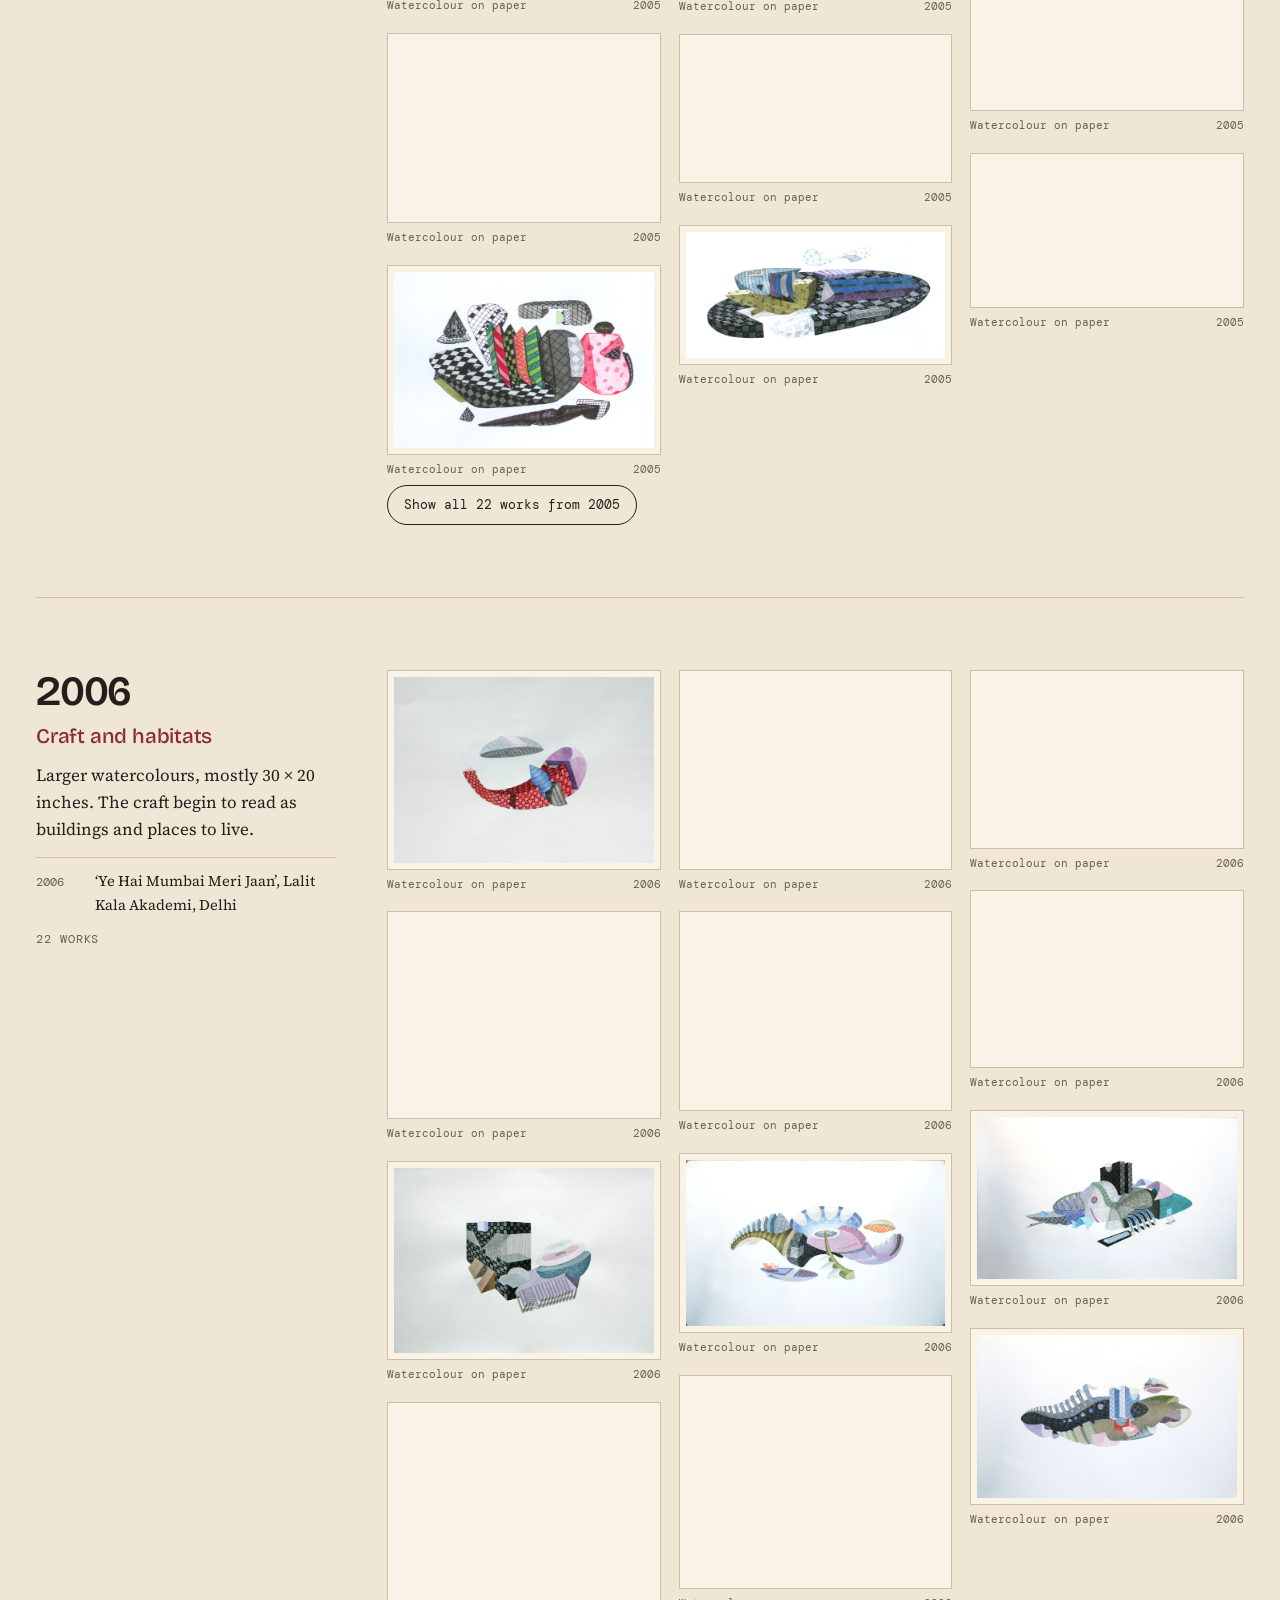
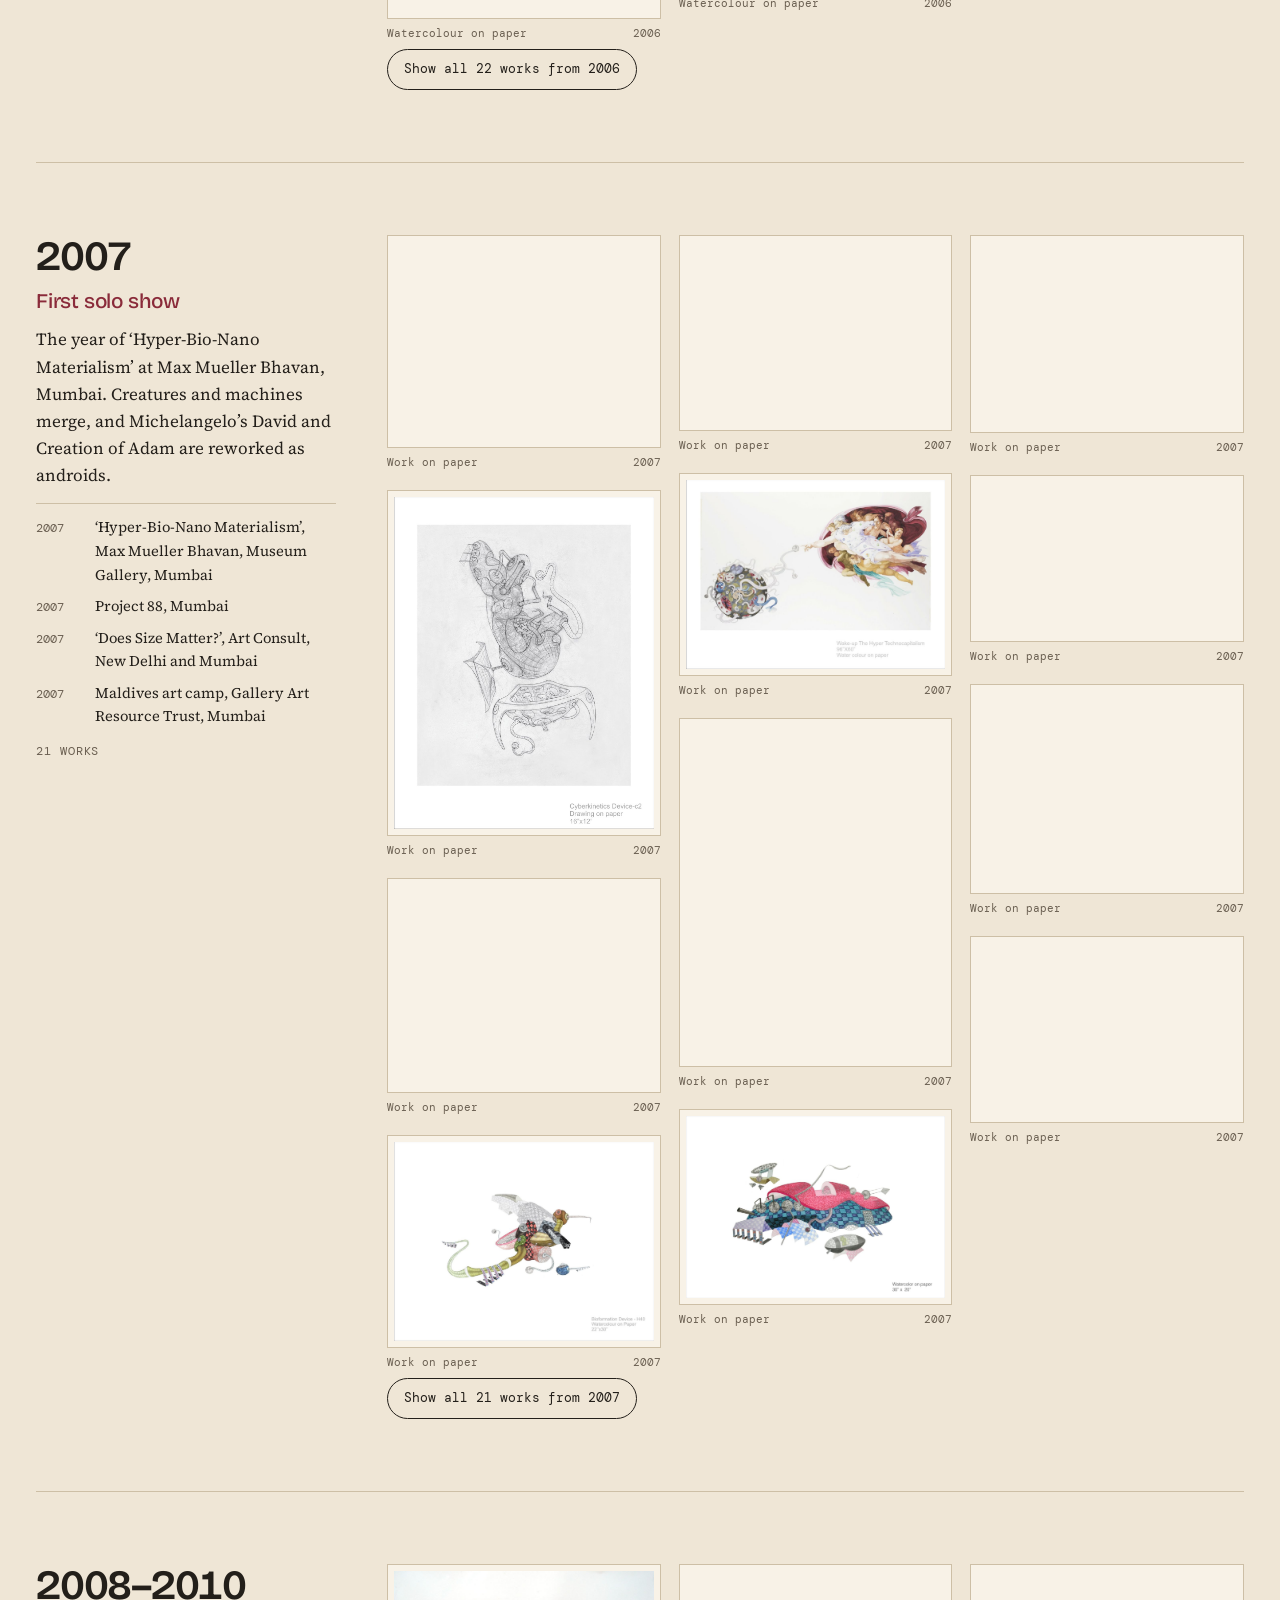
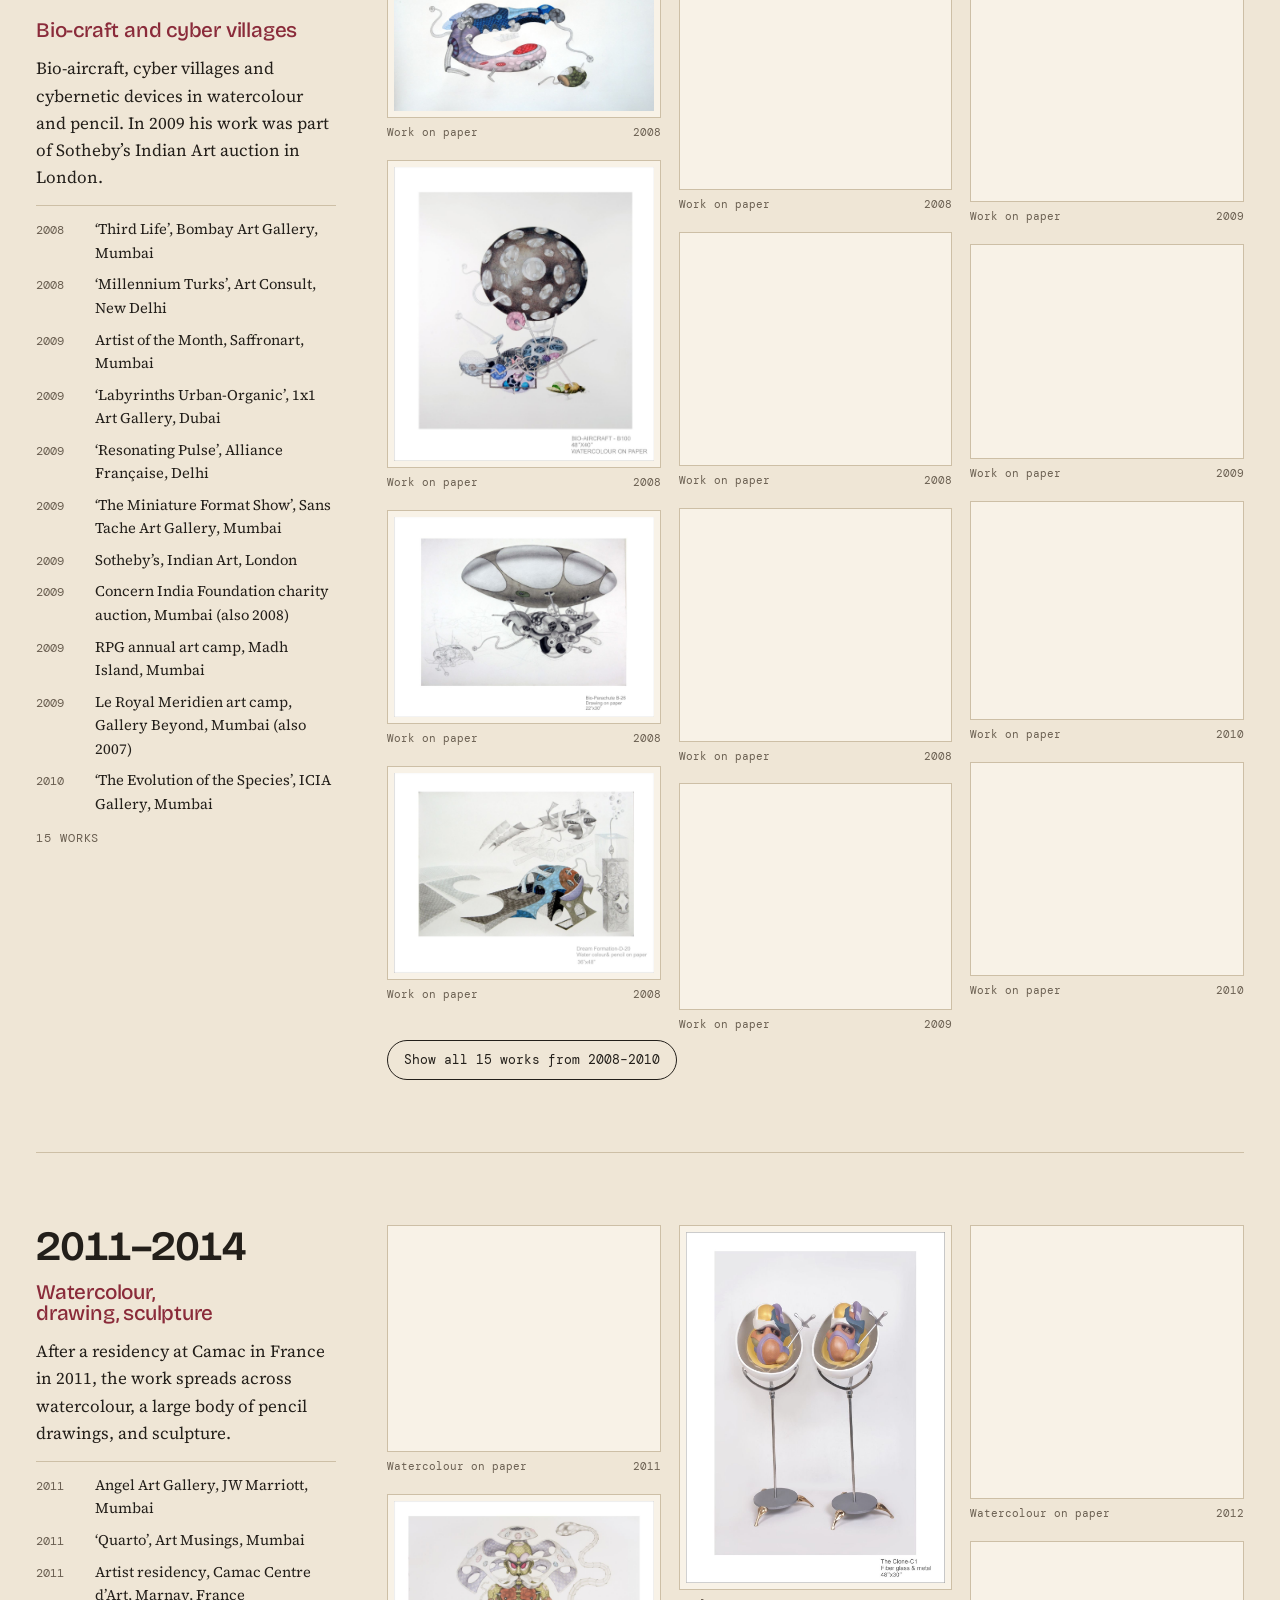
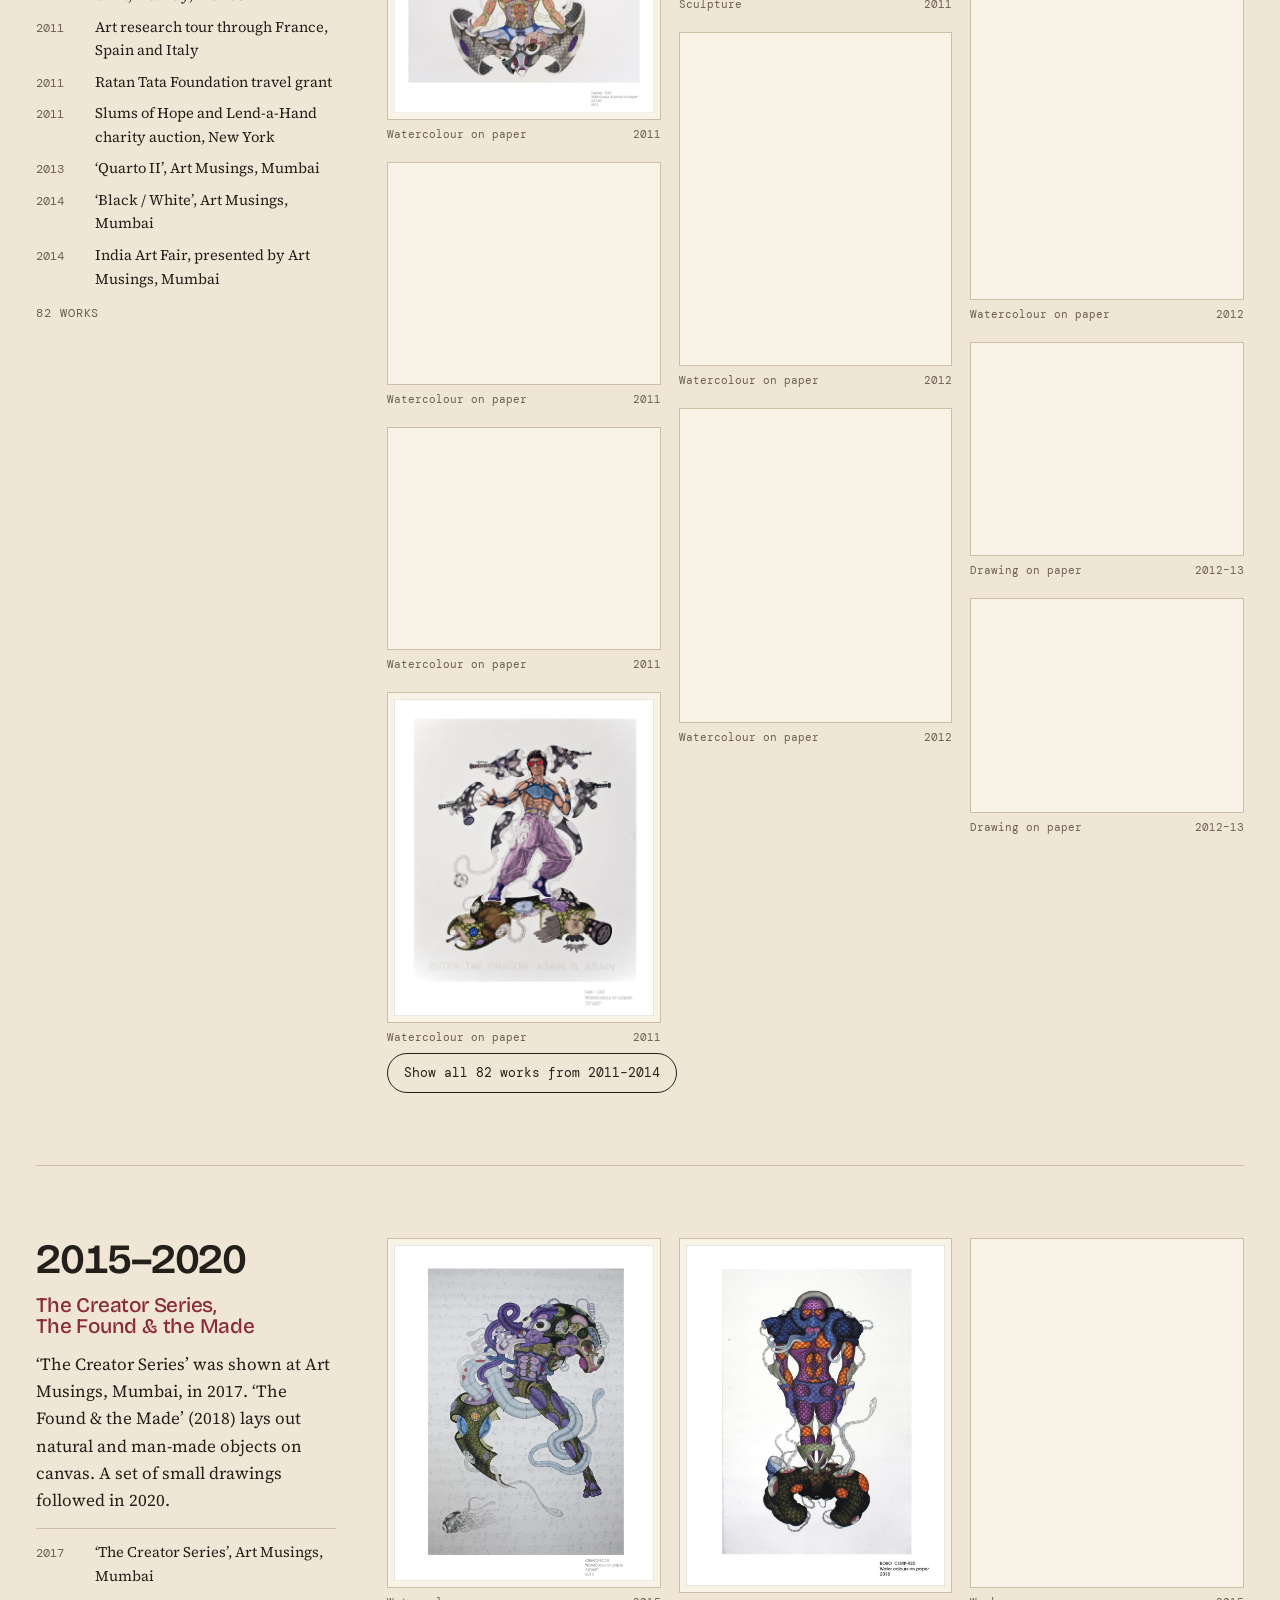
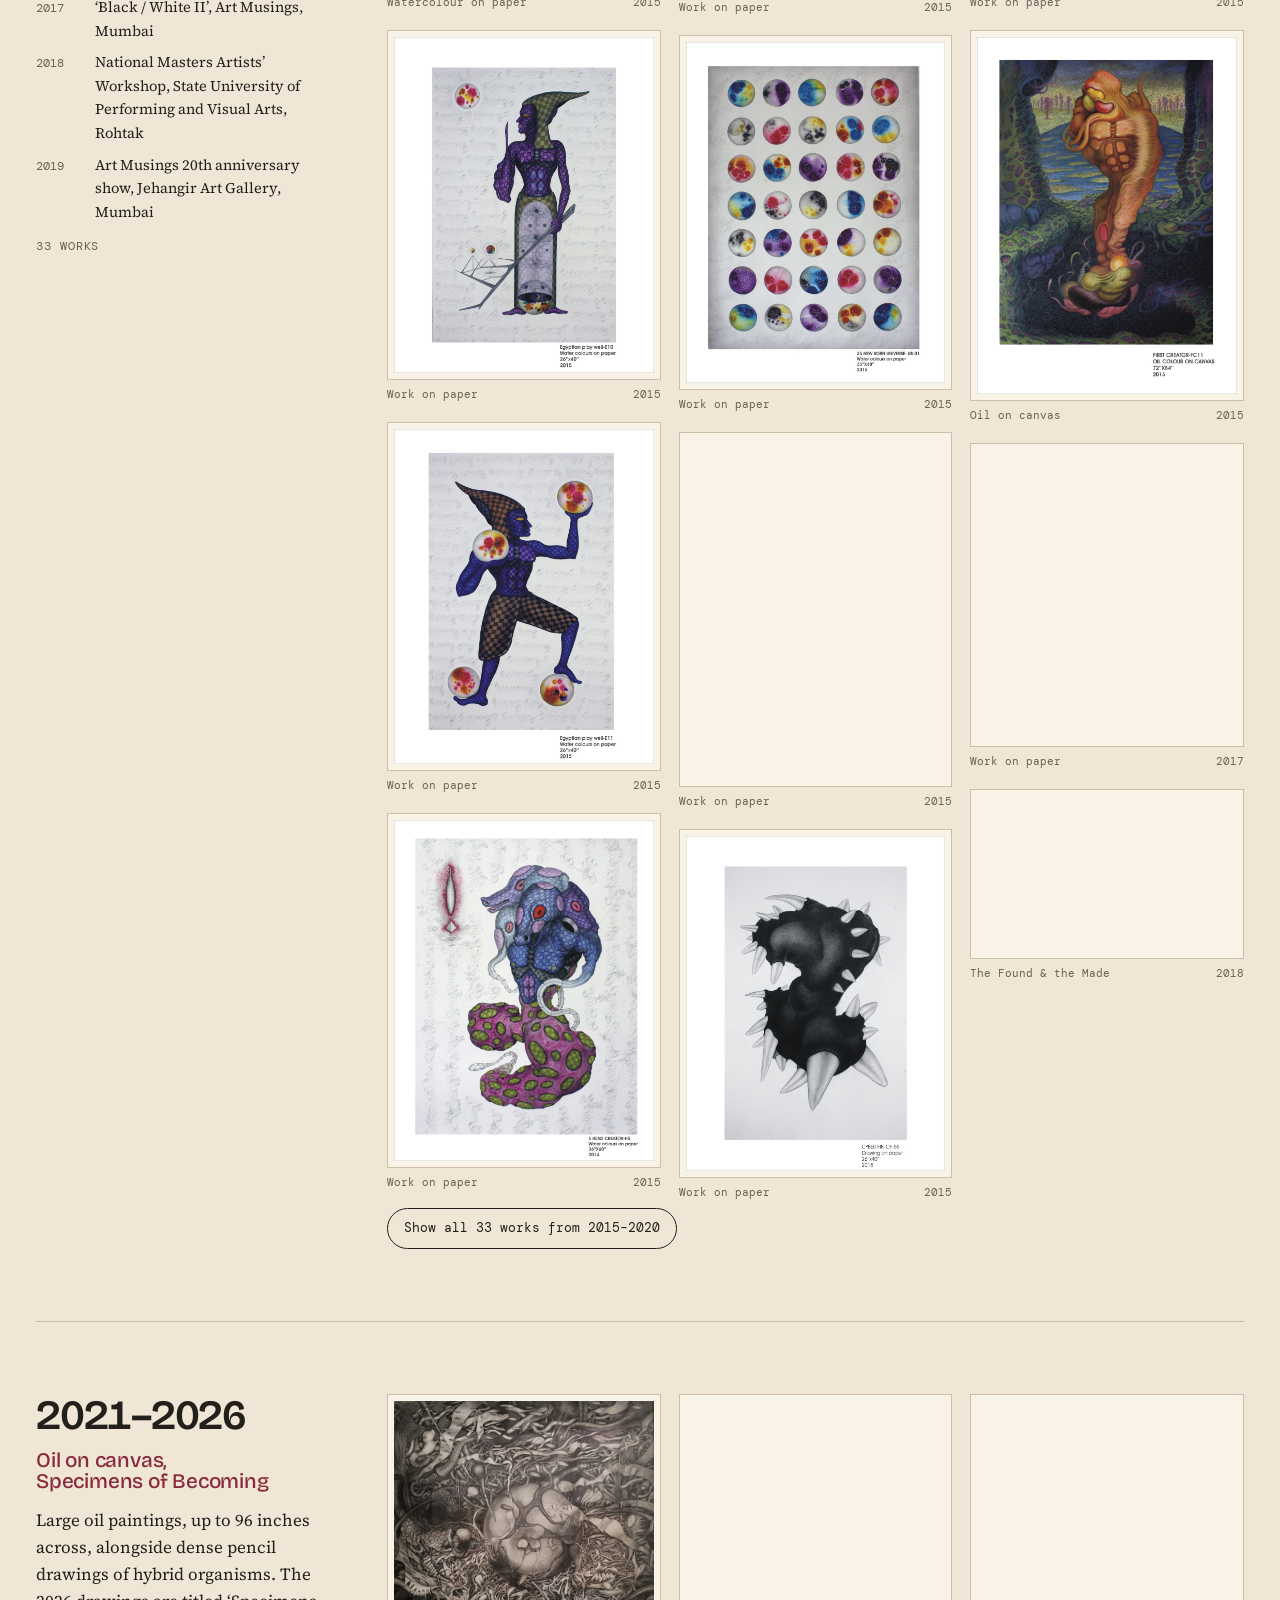
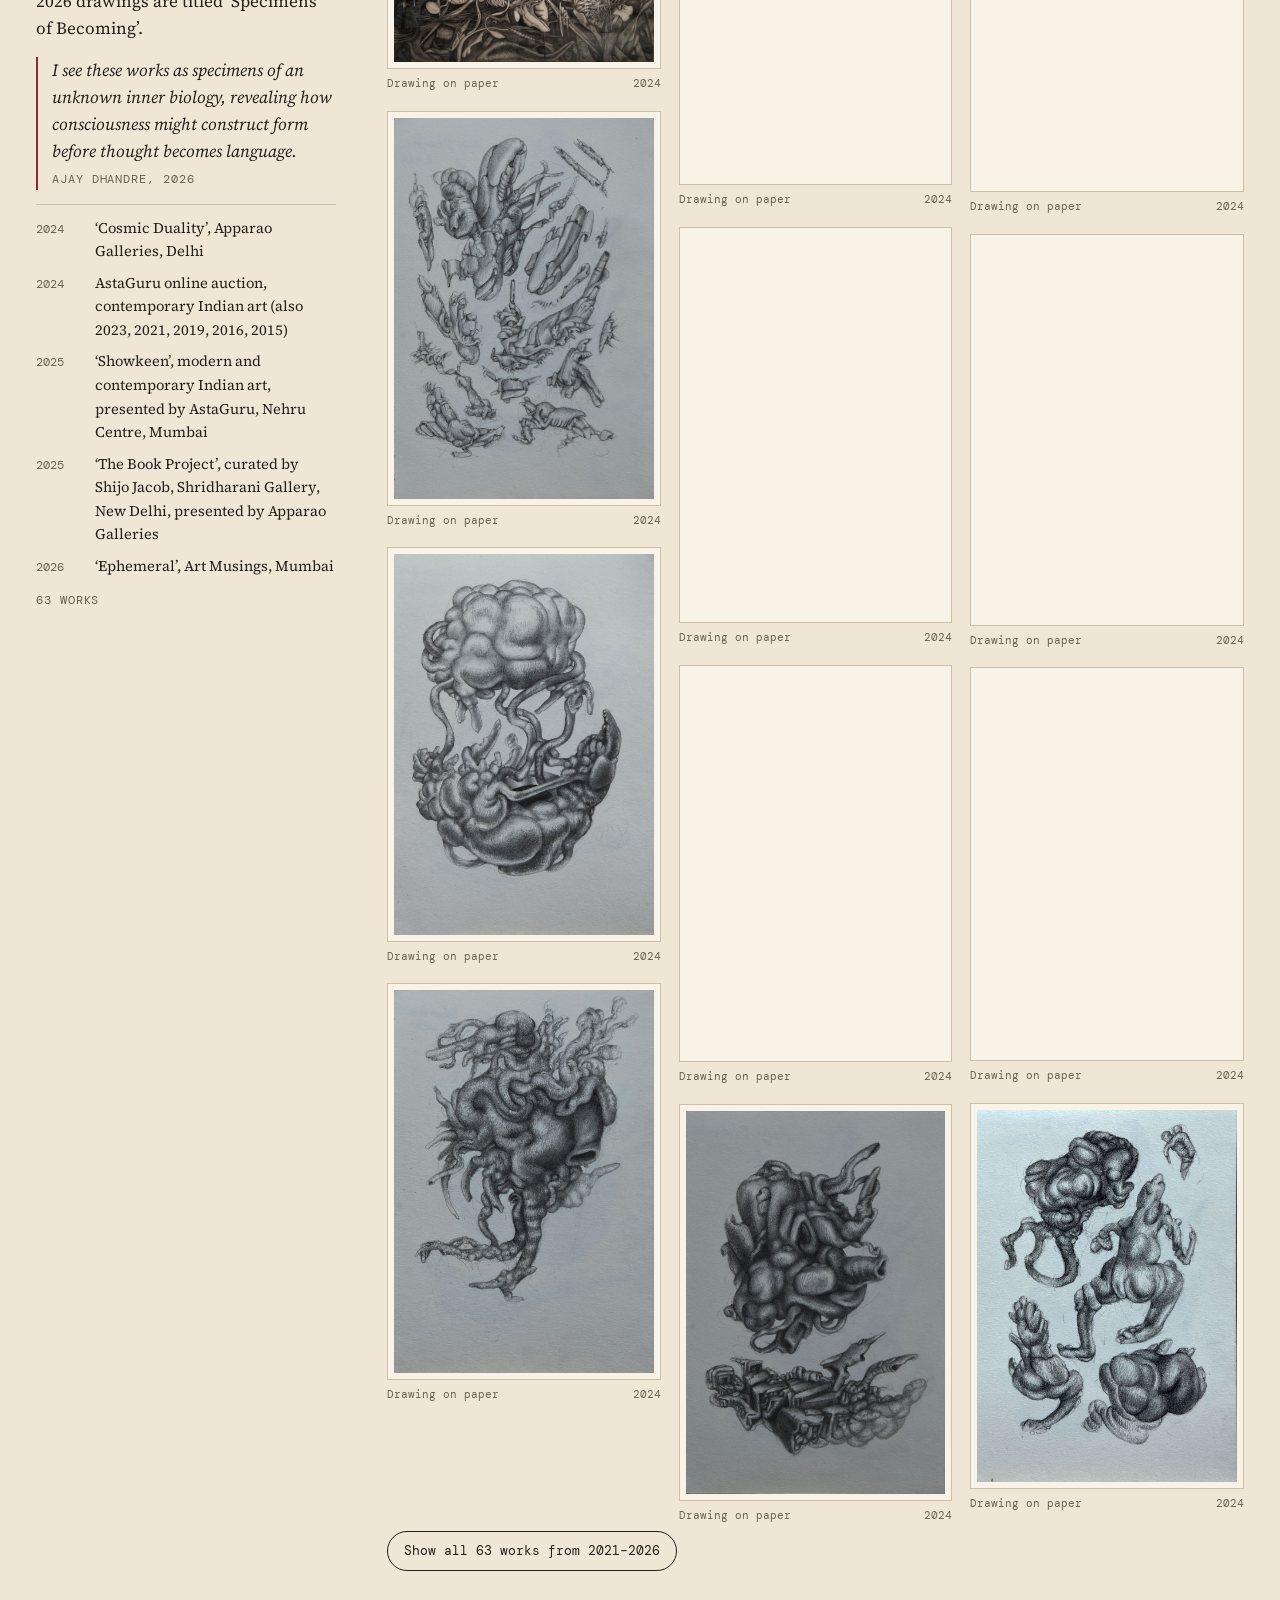
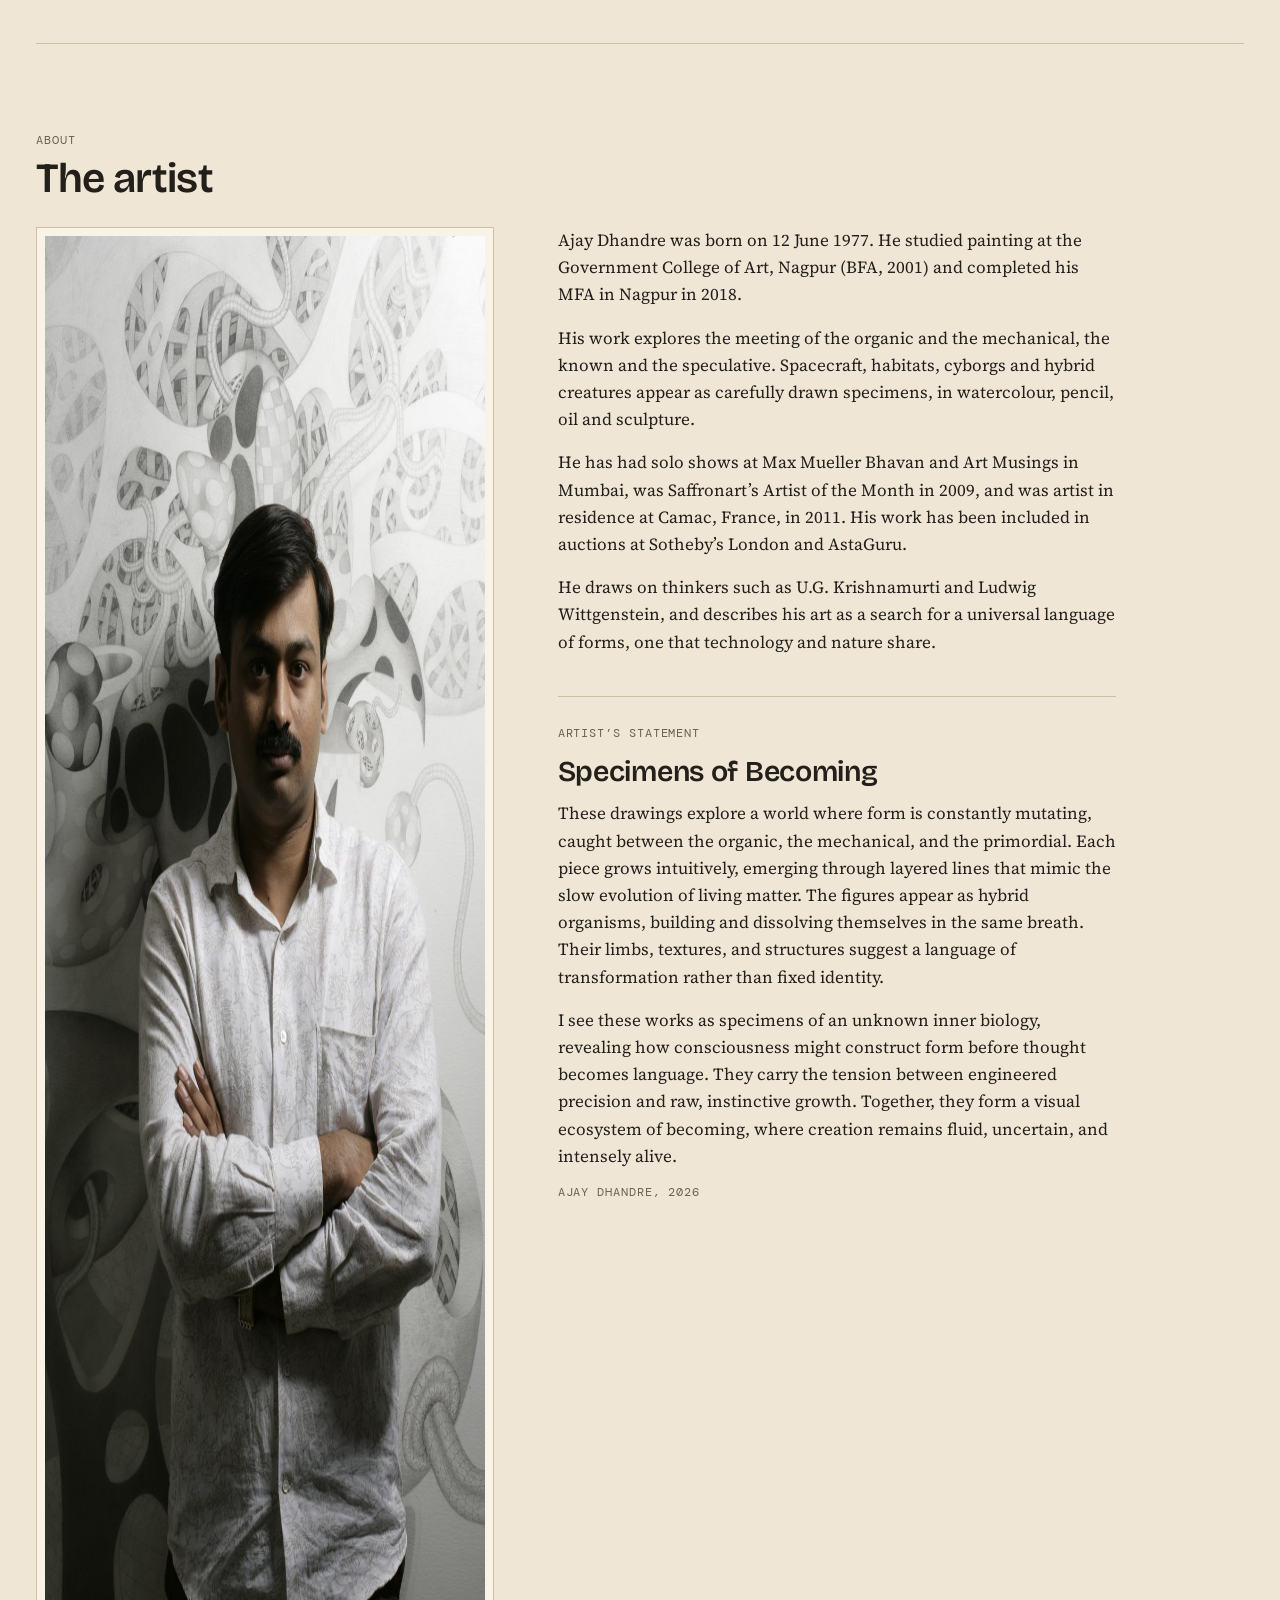
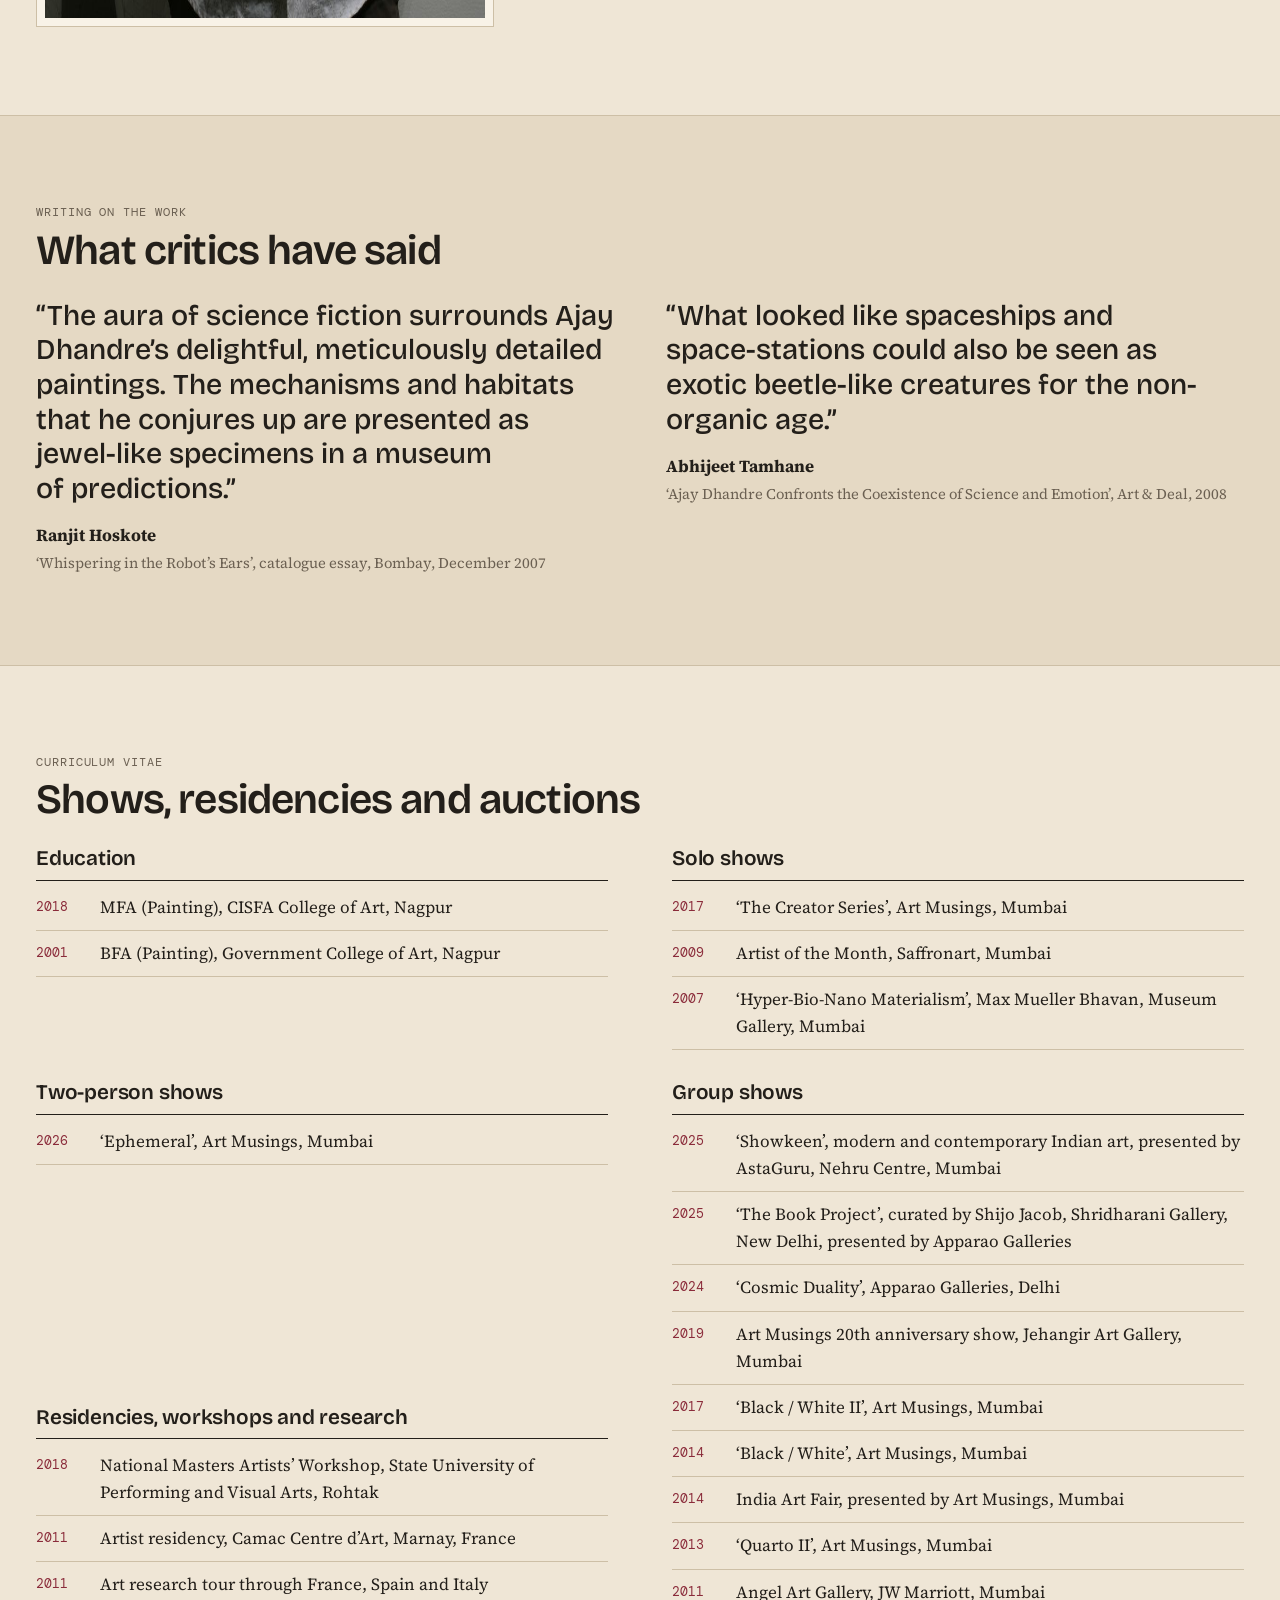
<file: artist-website/drafts/1-beige-timeline/index.html>
<!doctype html>
<html lang="en">
<head>
<meta charset="utf-8">
<meta name="viewport" content="width=device-width, initial-scale=1, viewport-fit=cover">
<meta name="description" content="Ajay Dhandre: drawings, paintings and sculpture from 2004 to today.">
<title>Ajay Dhandre</title>
<link rel="preconnect" href="https://fonts.googleapis.com">
<link rel="preconnect" href="https://fonts.gstatic.com" crossorigin>
<link rel="stylesheet" href="https://fonts.googleapis.com/css2?family=Bricolage+Grotesque:opsz,wght@12..96,500;12..96,600;12..96,700&family=DM+Mono:wght@400;500&family=Source+Serif+4:ital,opsz,wght@0,8..60,400;0,8..60,600;1,8..60,400&display=swap">
<link rel="stylesheet" href="css/style.css">
</head>
<body>
<header class="site-head">
  <div class="wrap">
    <a class="mark" href="#top" data-artist></a>
    <nav class="site-nav" aria-label="Main">
      <a href="#work">Work</a>
      <a href="#about">About</a>
      <a href="#writing">Writing</a>
      <a href="#cv">CV</a>
      <a href="#studio9">Studio 9</a>
      <a href="#contact">Contact</a>
    </nav>
  </div>
</header>

<main id="top">
  <div class="wrap hero">
    <div>
      <p class="label">Artist · Wardha, India</p>
      <h1 data-artist></h1>
      <p class="lede" id="lede"></p>
      <p class="born" id="born"></p>
      <div class="hero-facts">
        <div><b id="fact-years"></b><span class="label">Span of the archive</span></div>
        <div><b id="fact-works"></b><span class="label">Works shown</span></div>
        <div><b id="fact-span"></b><span class="label">Chapters</span></div>
      </div>
    </div>
    <div class="pair" aria-label="An early work and a recent work">
      <figure id="hero-first"></figure>
      <figure id="hero-latest"></figure>
    </div>
  </div>

  <div id="work">
  <div class="rail">
    <div class="wrap">
      <div class="rail-row" id="rail-years"><span class="label">Jump to</span></div>
      <div class="rail-row" id="rail-cats"><span class="label">Show</span></div>
    </div>
  </div>

  <div class="wrap" id="timeline"></div>
  </div>

  <section class="section" id="about">
    <div class="wrap">
      <p class="label">About</p>
      <h2 class="sec">The artist</h2>
      <div class="about">
        <img src="../../images/about/portrait.jpg" alt="Portrait of Ajay Dhandre in front of one of his drawings" width="933" height="1400" loading="lazy">
        <div>
          <div class="text" id="about-text"></div>
          <div class="statement">
            <p class="label">Artist’s statement</p>
            <h3 id="st-title"></h3>
            <div class="text" id="st-text"></div>
            <p class="label" id="st-by"></p>
          </div>
        </div>
      </div>
    </div>
  </section>

  <section class="section band" id="writing">
    <div class="wrap">
      <p class="label">Writing on the work</p>
      <h2 class="sec">What critics have said</h2>
      <div class="quotes" id="quotes"></div>
    </div>
  </section>

  <section class="section" id="cv">
    <div class="wrap">
      <p class="label">Curriculum vitae</p>
      <h2 class="sec">Shows, residencies and auctions</h2>
      <div class="cv" id="cv-list"></div>
    </div>
  </section>

  <section class="section band" id="studio9">
    <div class="wrap studio9">
      <div class="text">
        <p class="label" id="s9-by"></p>
        <h2 id="s9-title"></h2>
        <p id="s9-text"></p>
        <ul class="events" id="s9-shows"></ul>
        <p class="label" id="s9-ig"></p>
      </div>
      <div class="pots" id="s9-pots"></div>
    </div>
  </section>

  <section class="section" id="contact">
    <div class="wrap">
      <div class="contact">
        <p class="label">Contact</p>
        <h2>Get in touch</h2>
        <p id="c-intro"></p>
        <div class="mail"><code id="c-email"></code><button class="btn" type="button" id="c-copy">Copy email</button></div>
        <p class="label" id="c-loc"></p>
      </div>
    </div>
  </section>
</main>

<footer class="site-foot">
  <div class="wrap">
    <span>© <span id="year"></span> <span data-artist></span>. All artworks and images are the artist’s own.</span>
    <a href="#top">Back to top</a>
  </div>
</footer>

<dialog class="lb" id="lb" aria-label="Artwork viewer">
  <div class="lb-inner">
    <div class="lb-bar">
      <span class="label" id="lb-count"></span>
      <button class="btn ghost" type="button" id="lb-close">Close</button>
    </div>
    <div class="lb-stage"><img id="lb-img" alt=""></div>
    <div class="lb-cap">
      <div><div class="t" id="lb-title"></div><div class="label" id="lb-detail"></div></div>
      <div class="lb-nav">
        <button class="btn ghost" type="button" id="lb-prev">Previous</button>
        <button class="btn ghost" type="button" id="lb-next">Next</button>
      </div>
    </div>
  </div>
</dialog>
<script src="data/site.js"></script>
<script src="data/works.js"></script>
<script src="js/app.js"></script>
</body>
</html>
</file>
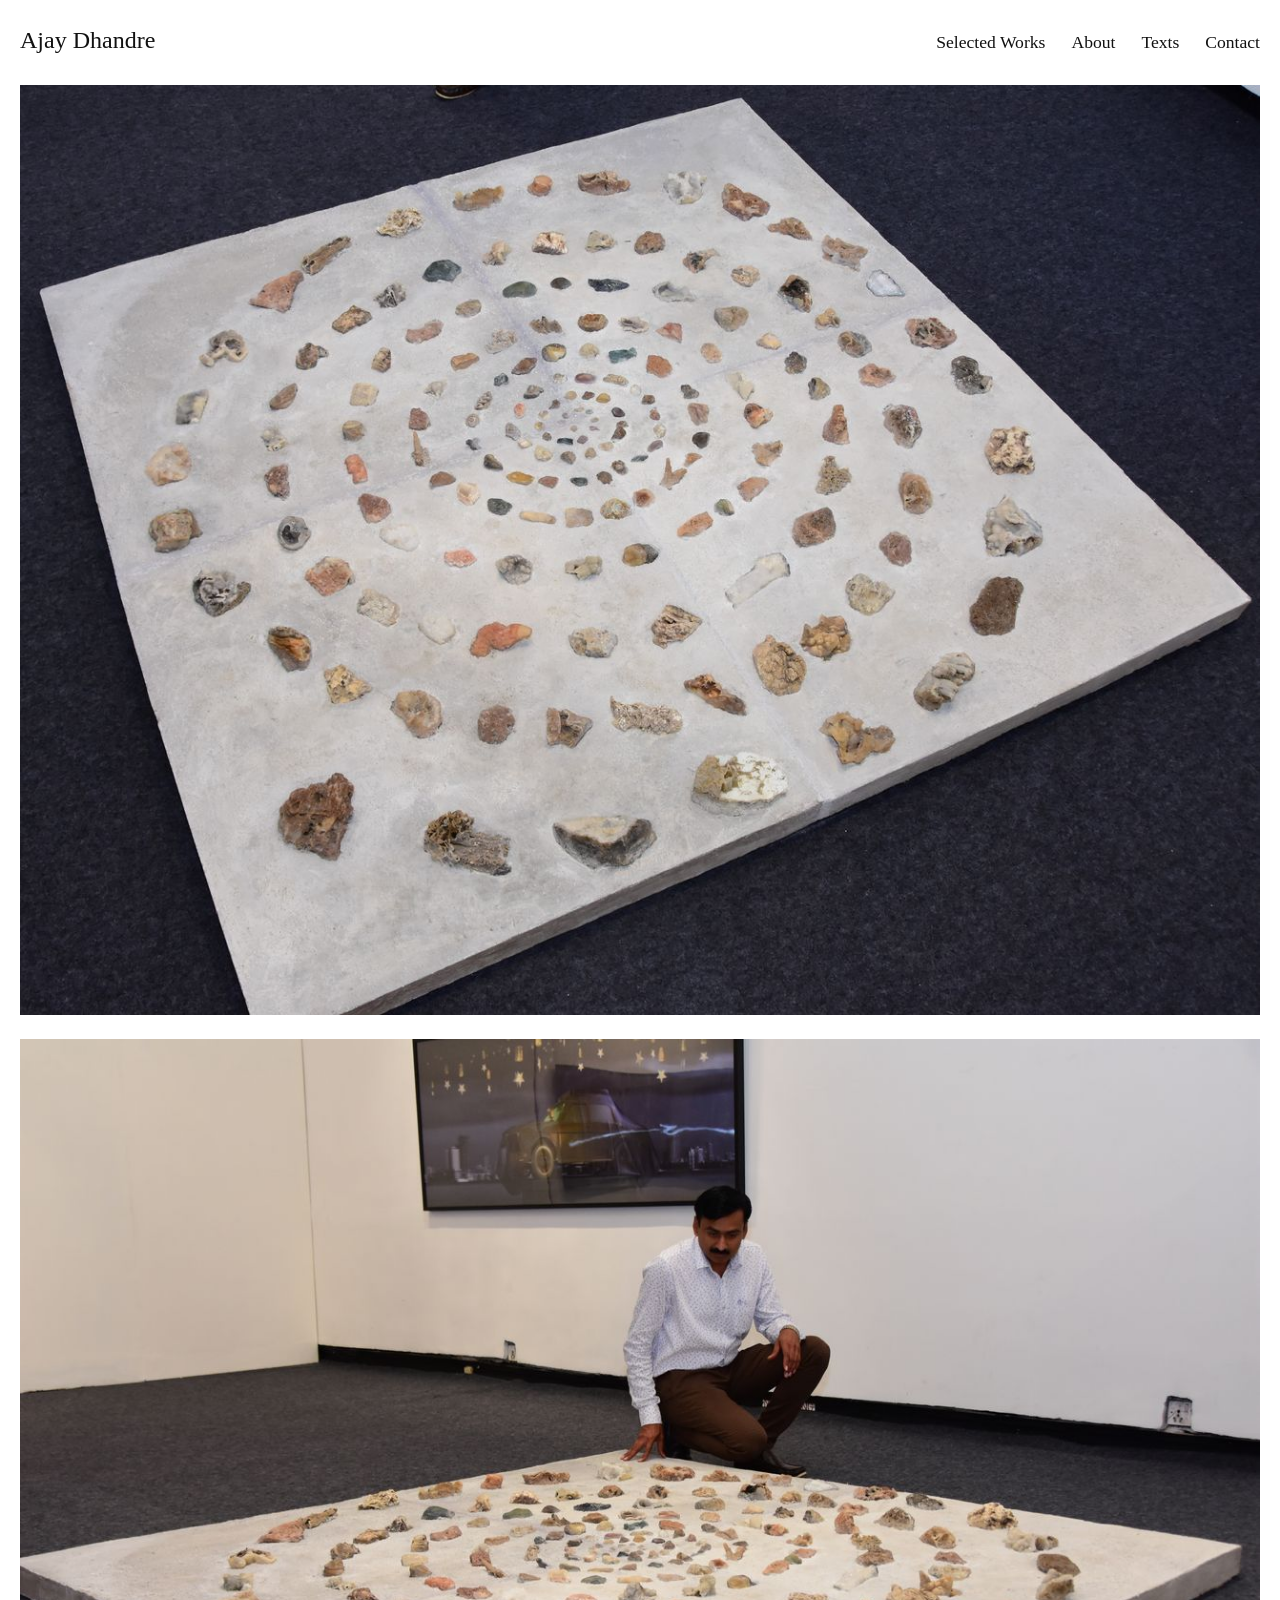
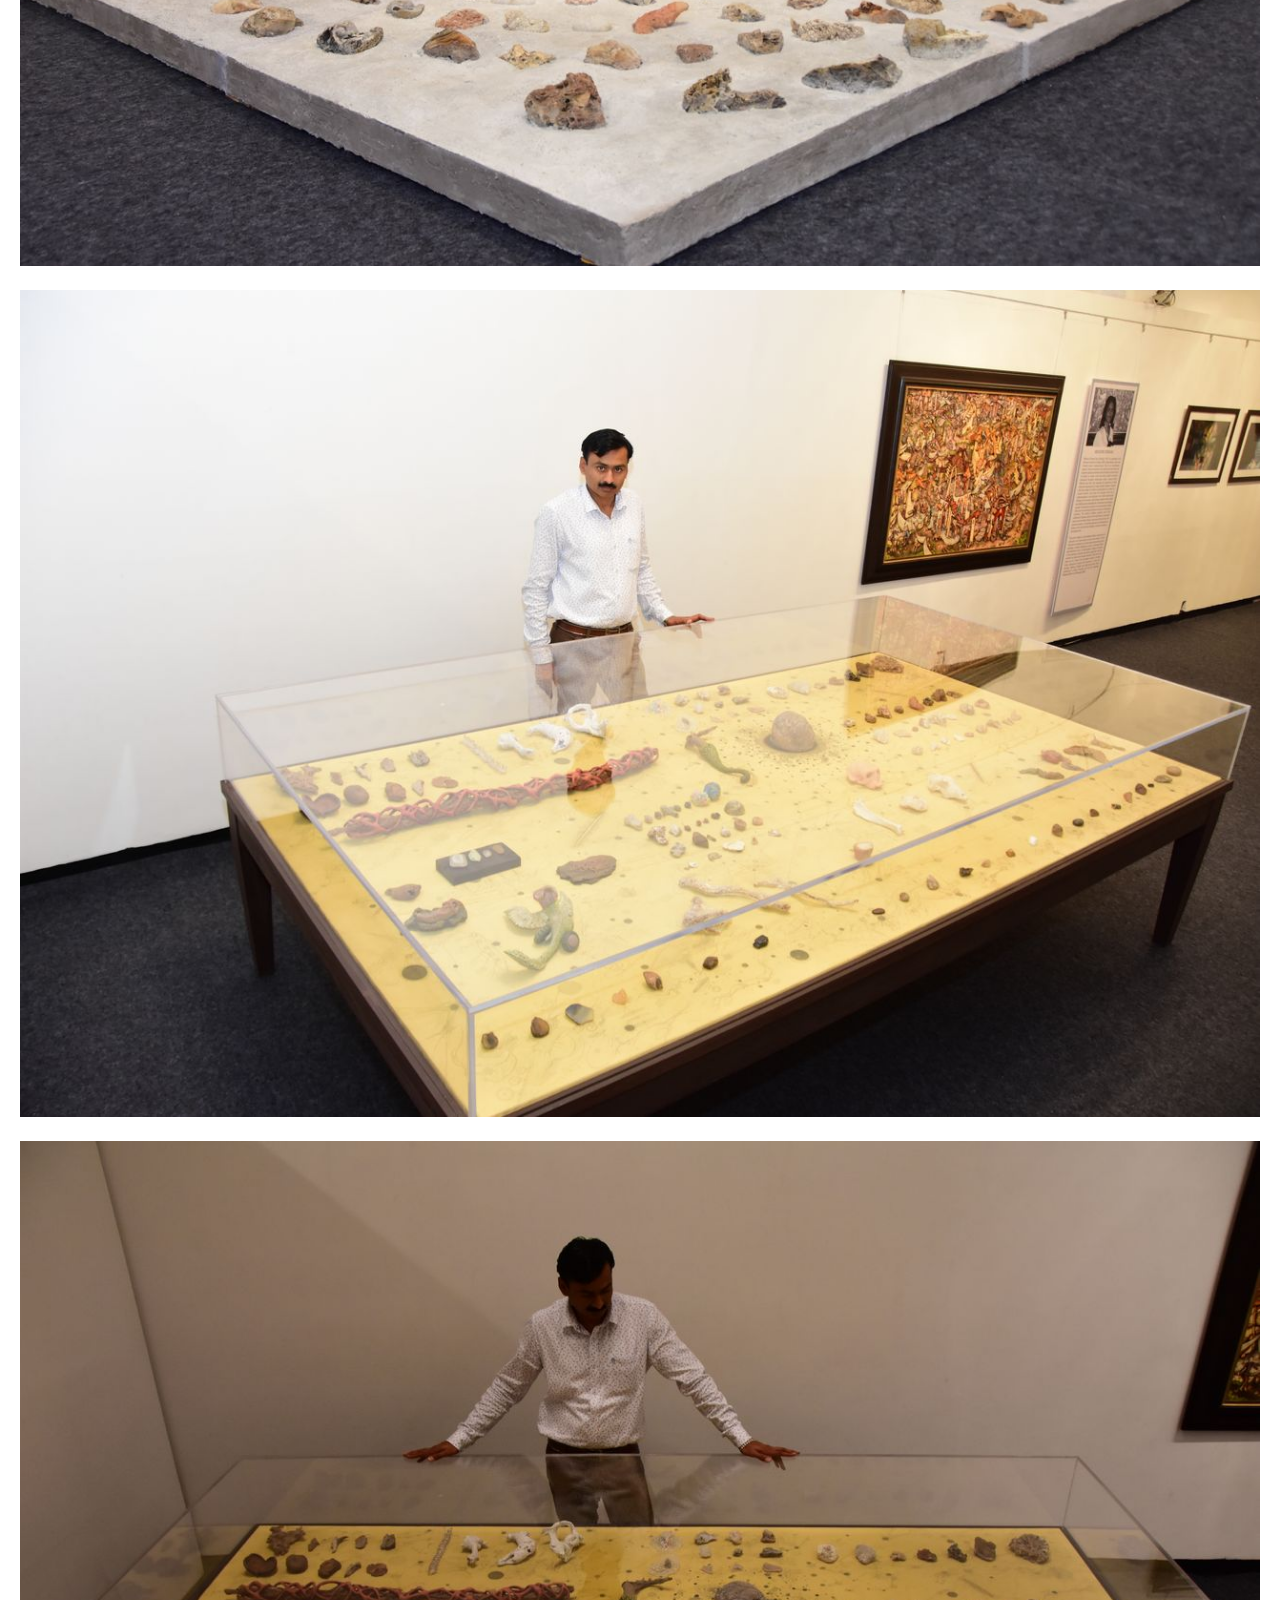
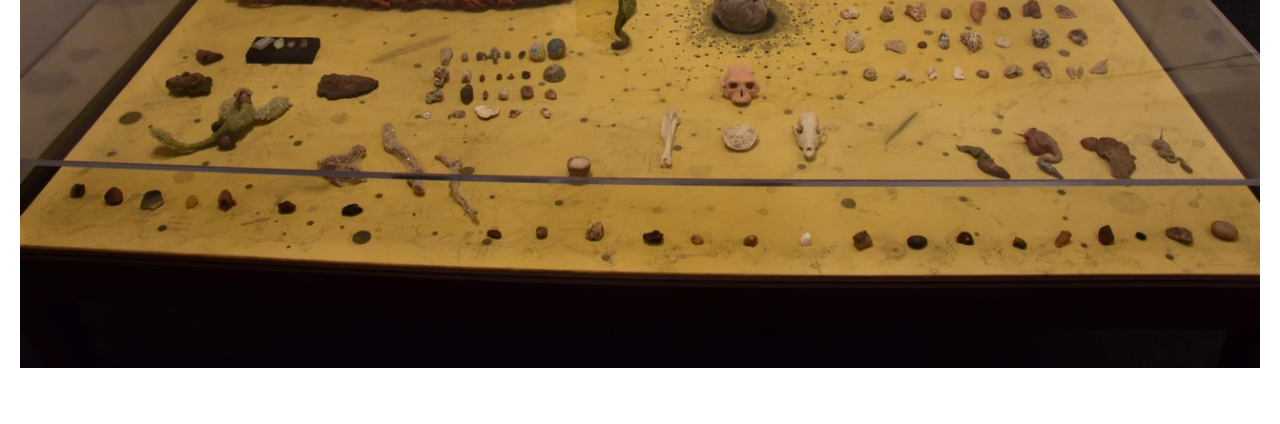
<file: artist-website/drafts/2-minimal-white/index.html>
<!doctype html>
<html lang="en">
<head>
<meta charset="utf-8">
<meta name="viewport" content="width=device-width, initial-scale=1, viewport-fit=cover">
<meta name="description" content="Ajay Dhandre. Selected works, résumé, texts and contact.">
<title>Ajay Dhandre</title>
<link rel="stylesheet" href="css/style.css">
</head>
<body>
<div class="wrap">
  <header class="head">
    <a class="name" href="#home" data-artist></a>
    <nav class="menu" aria-label="Main">
      <a href="#works">Selected Works</a>
      <a href="#about">About</a>
      <a href="#texts">Texts</a>
      <a href="#contact">Contact</a>
    </nav>
  </header>

  <main>
    <section class="view" id="v-home" aria-label="Installation views">
      <div class="home" id="home-list"></div>
    </section>

    <section class="view" id="v-works" aria-label="Selected works" hidden>
      <div class="years" id="years" role="group" aria-label="Years"></div>
      <div class="stage">
        <img id="work-img" alt="">
        <button class="hit prev" type="button" id="hit-prev" aria-label="Previous work"></button>
        <button class="hit next" type="button" id="hit-next" aria-label="Next work"></button>
      </div>
      <div class="cap">
        <p class="meta" id="work-meta"></p>
        <p class="step"><button type="button" class="link" id="btn-prev">Previous</button><span id="work-count"></span><button type="button" class="link" id="btn-next">Next</button></p>
      </div>
      <div class="thumbs" id="thumbs" aria-label="All selected works"></div>
    </section>

    <section class="view" id="v-about" aria-label="About" hidden>
      <div class="about">
        <div class="bio" id="bio"></div>
        <div class="resume" id="resume"></div>
      </div>
    </section>

    <section class="view" id="v-texts" aria-label="Texts" hidden>
      <div class="texts">
        <div>
          <h2 id="st-title"></h2>
          <div class="body" id="st-body"></div>
          <p class="by" id="st-by"></p>
        </div>
        <div>
          <h2>Texts on the work</h2>
          <ul id="texts-list"></ul>
        </div>
      </div>
    </section>

    <section class="view" id="v-contact" aria-label="Contact" hidden>
      <div class="contact">
        <div class="lines">
          <p><a class="email link" id="c-email"></a></p>
          <p><a class="link" id="c-news">Newsletter</a></p>
          <p class="gap" id="c-loc"></p>
        </div>
        <img id="c-img" alt="Ajay Dhandre in front of one of his drawings" loading="lazy">
      </div>
    </section>
  </main>
</div>
<script src="data/site.js"></script>
<script src="data/works.js"></script>
<script src="js/app.js"></script>
</body>
</html>
</file>
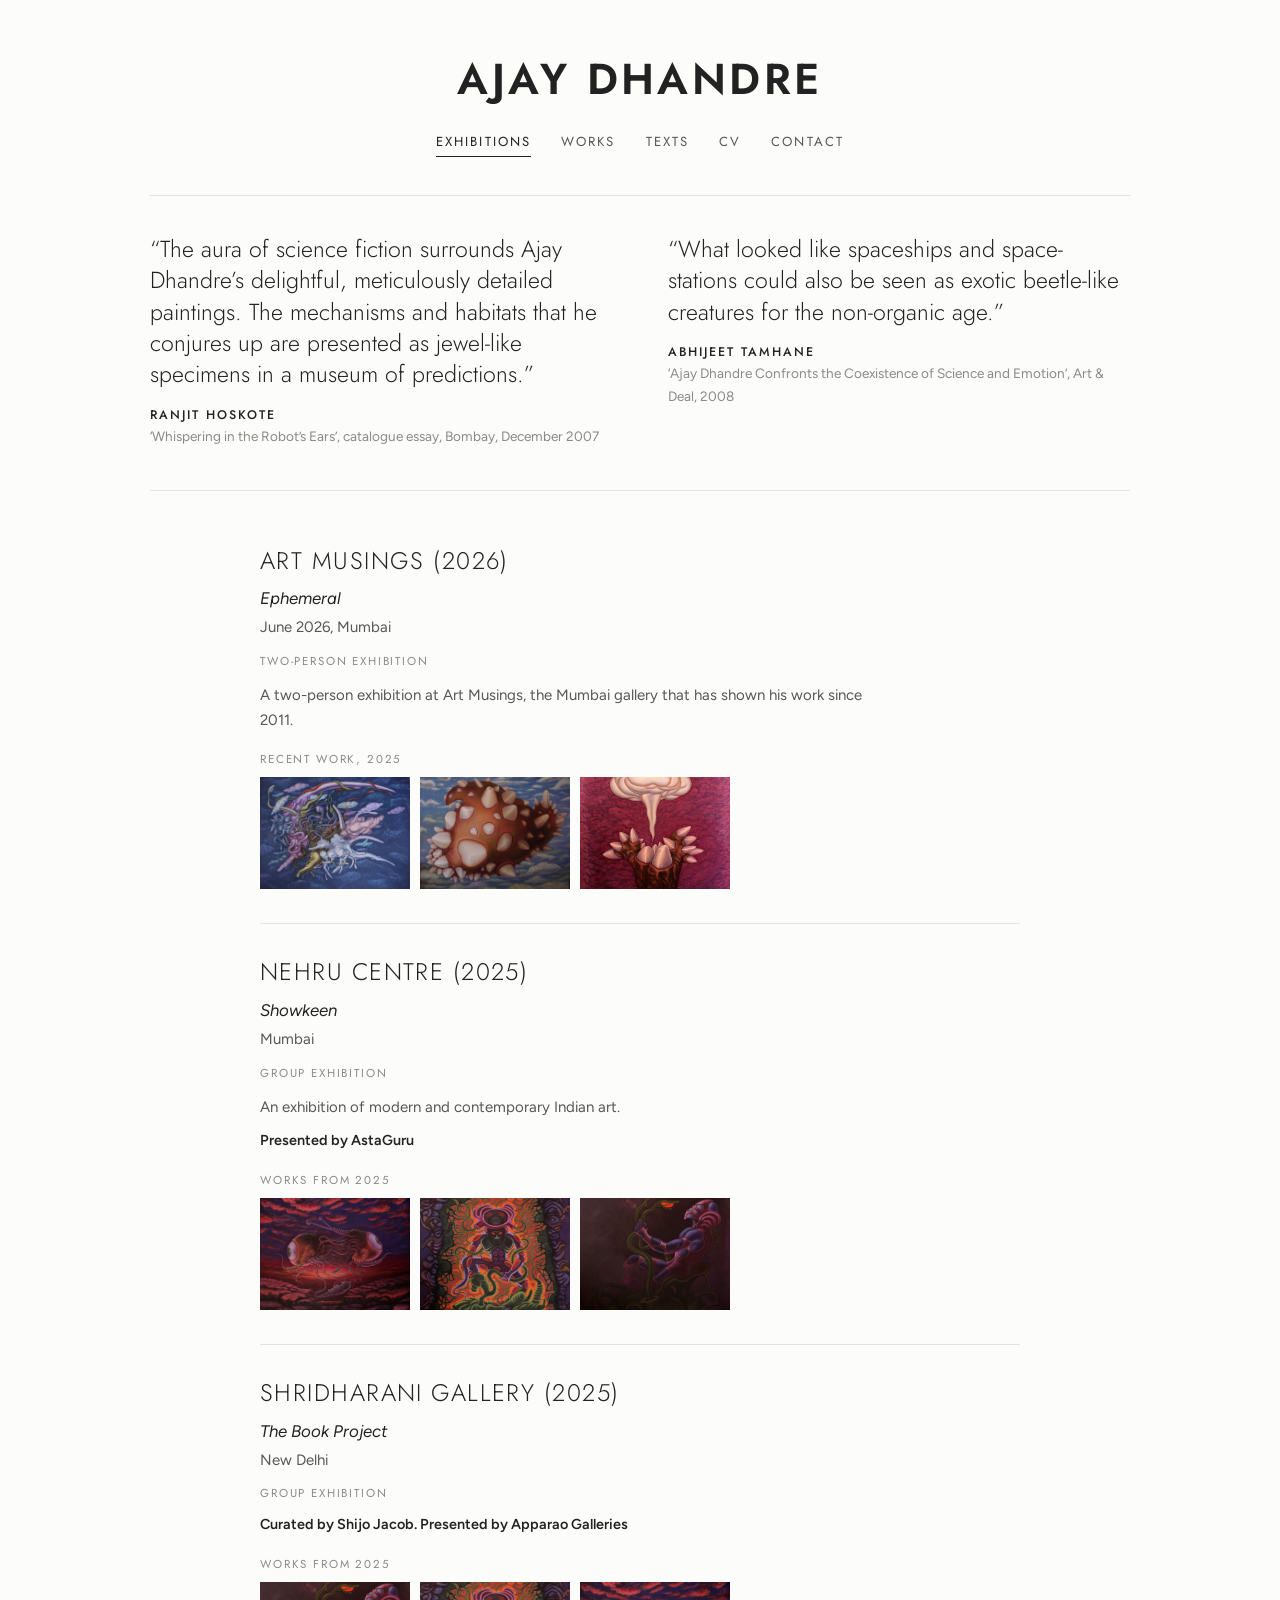
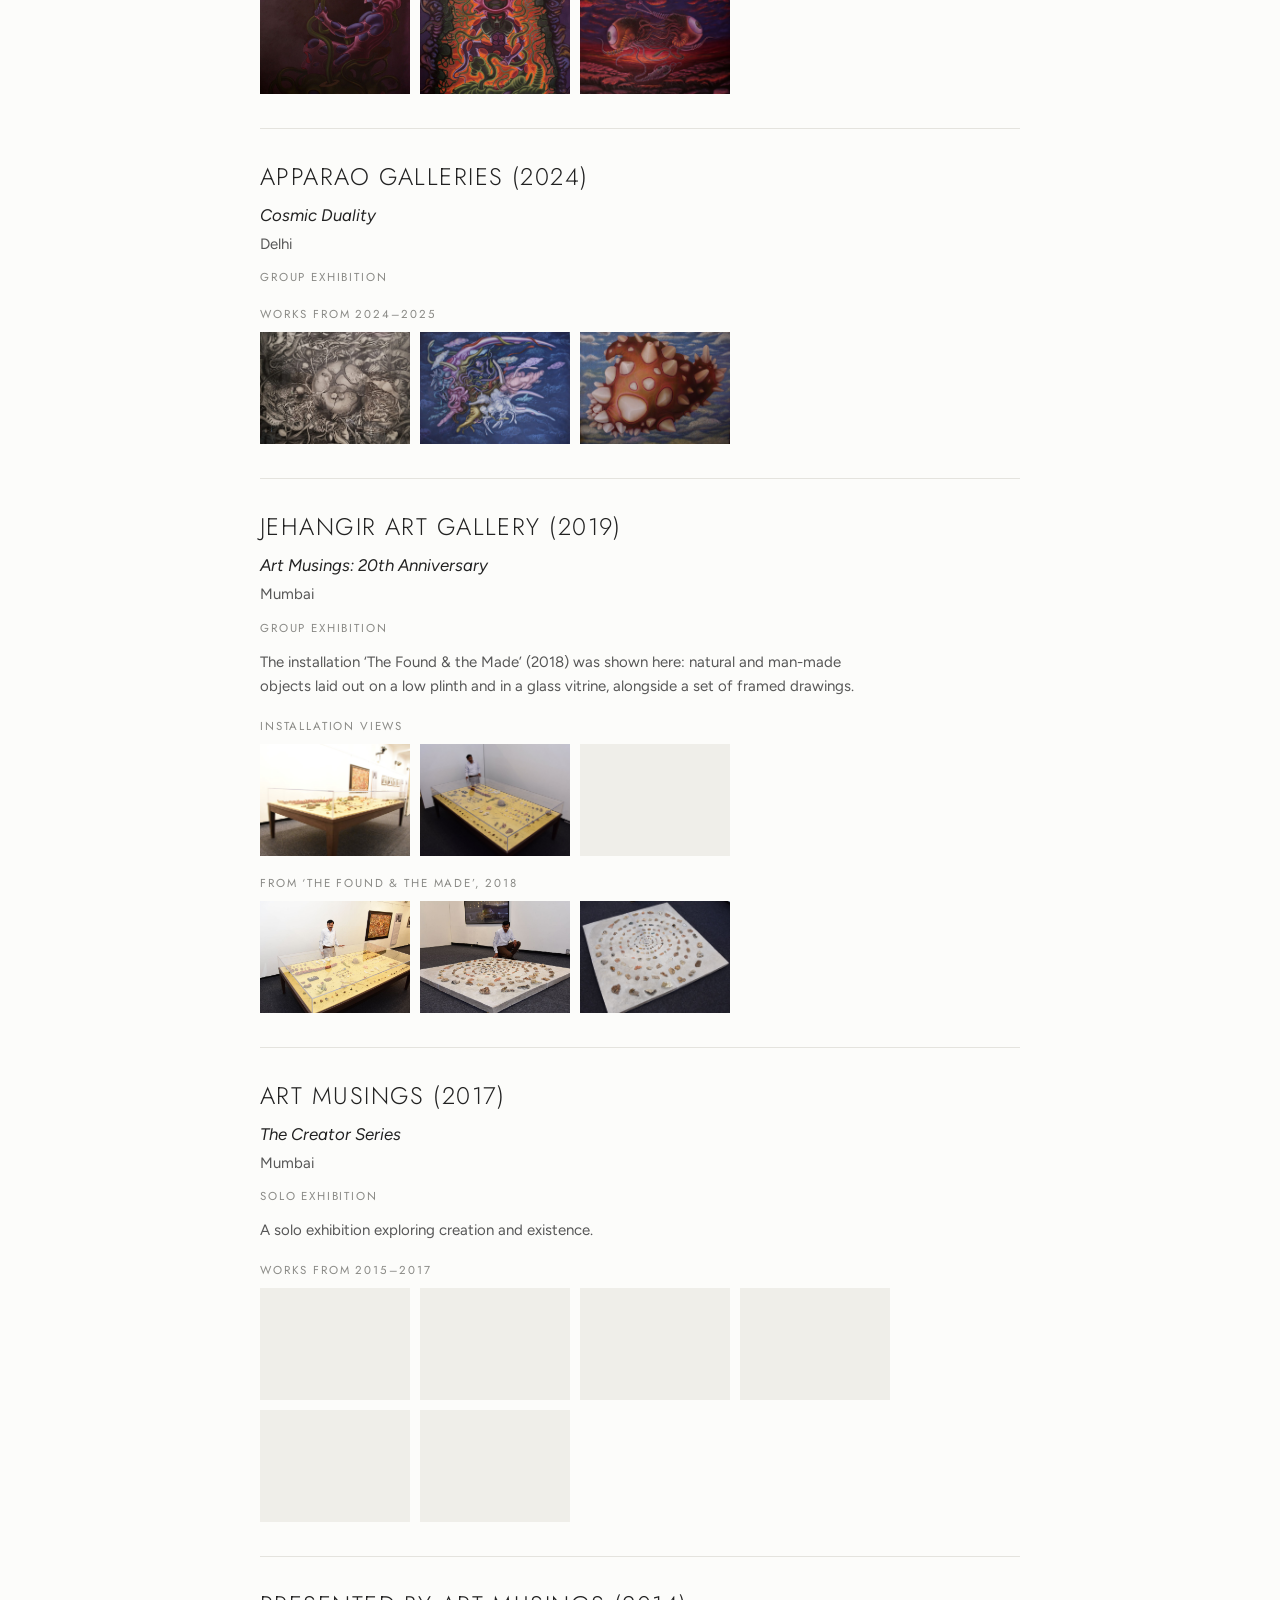
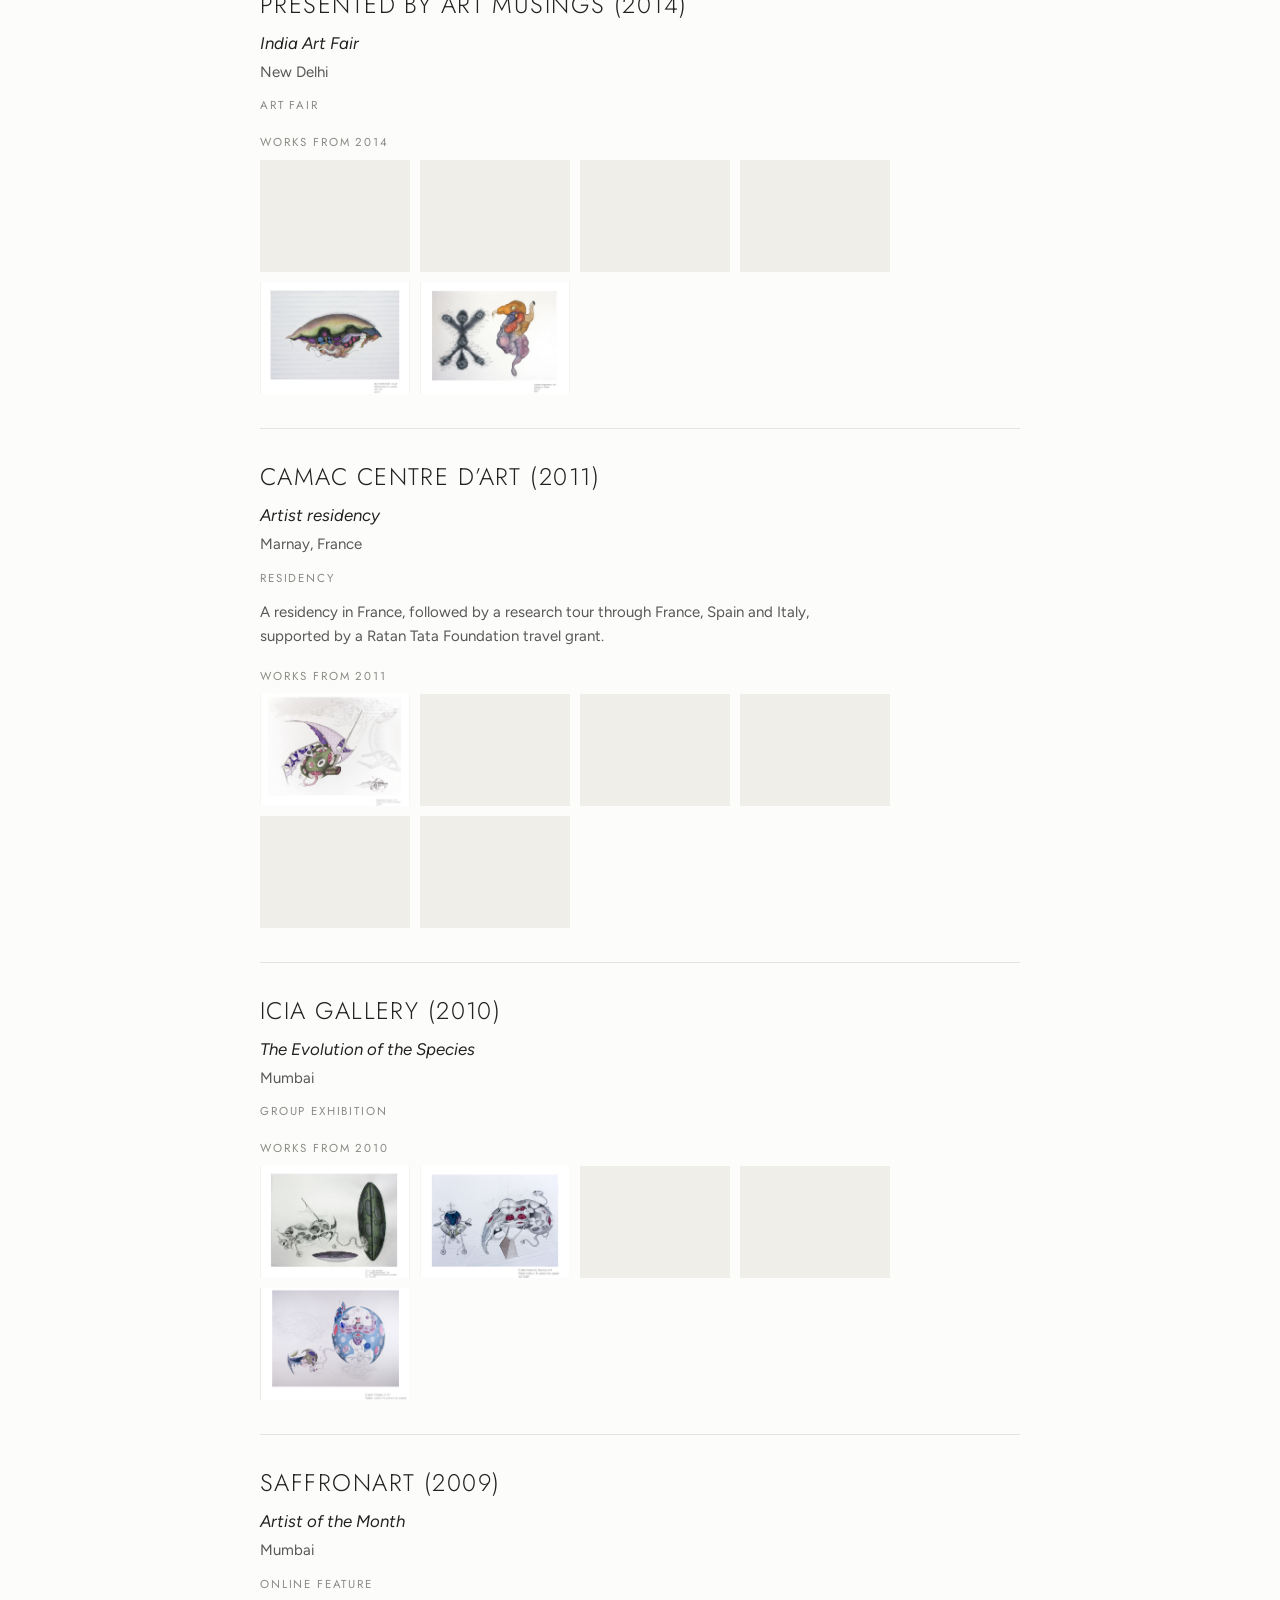
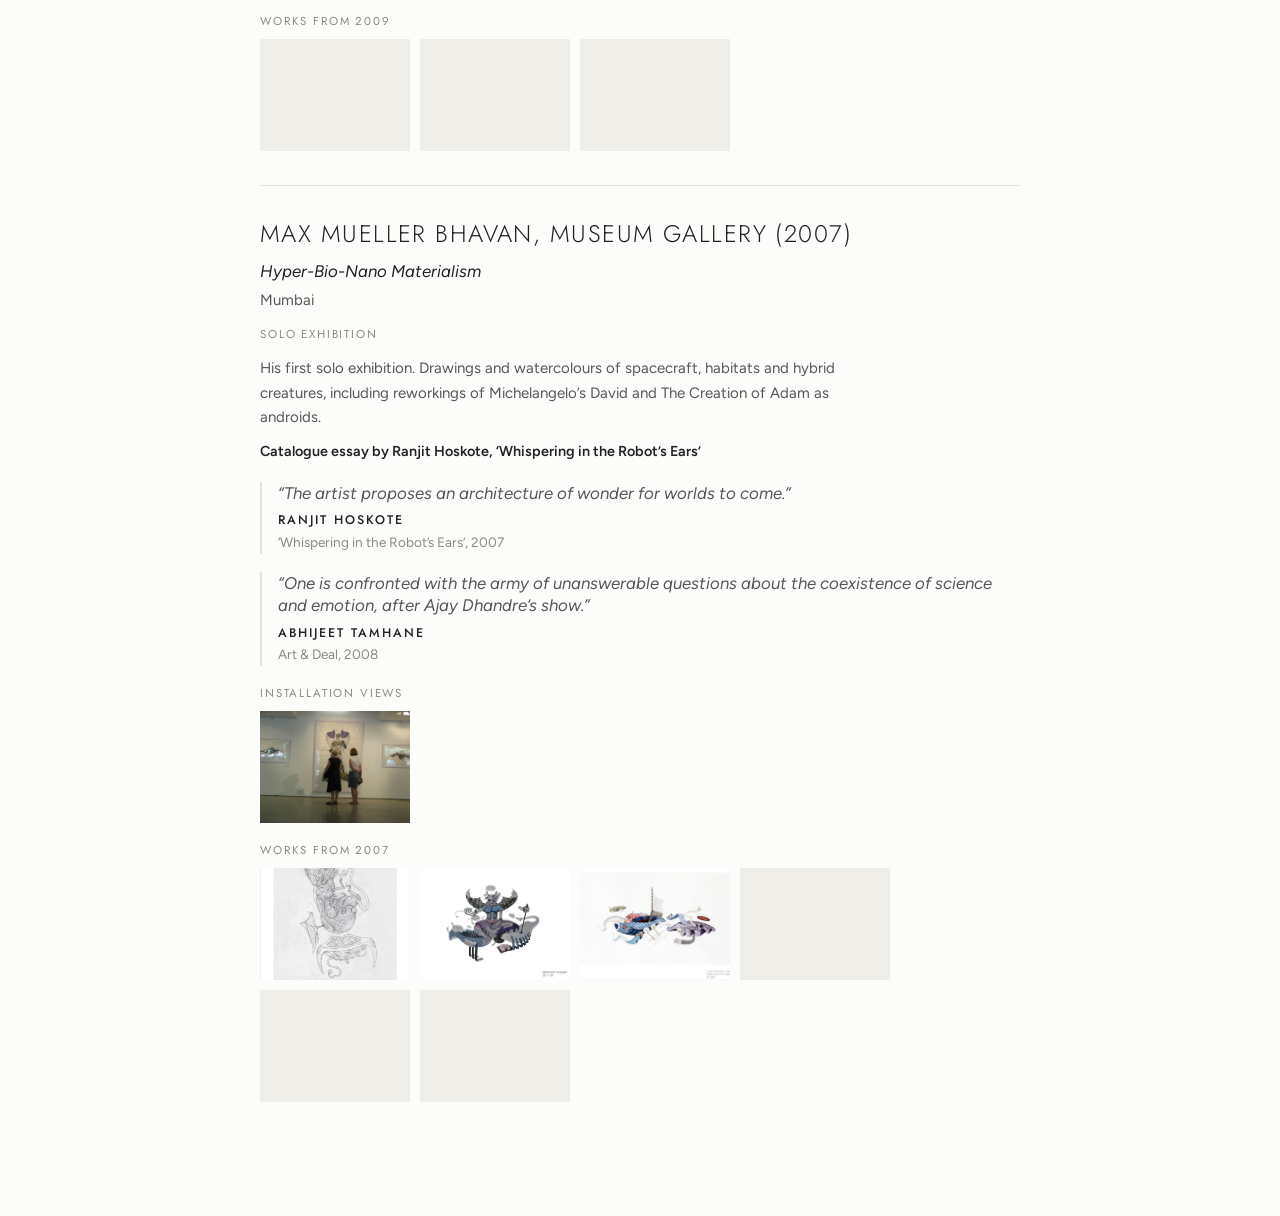
<file: artist-website/drafts/4-archive/index.html>
<!doctype html>
<html lang="en">
<head>
<meta charset="utf-8">
<meta name="viewport" content="width=device-width, initial-scale=1, viewport-fit=cover">
<meta name="description" content="Ajay Dhandre. Exhibitions, works, texts and CV.">
<title>Ajay Dhandre</title>
<link rel="preconnect" href="https://fonts.googleapis.com">
<link rel="preconnect" href="https://fonts.gstatic.com" crossorigin>
<link rel="stylesheet" href="https://fonts.googleapis.com/css2?family=Figtree:ital,wght@0,400;0,600;1,400&family=Jost:wght@300;400;500;600&display=swap">
<link rel="stylesheet" href="style.css">
</head>
<body>
<!--CONTENT-->
<div class="wrap">
  <header class="head">
    <a class="name" href="#exhibitions" data-artist></a>
    <nav class="menu" aria-label="Main">
      <a href="#exhibitions">Exhibitions</a>
      <a href="#works">Works</a>
      <a href="#texts">Texts</a>
      <a href="#cv">CV</a>
      <a href="#contact">Contact</a>
    </nav>
  </header>
  <main>
    <section id="v-exhibitions" aria-label="Exhibitions">
      <div class="q-band" id="q-band" aria-label="What critics have said"></div>
      <div class="ex-list" id="ex-list"></div>
    </section>
    <section id="v-works" aria-label="Works" hidden><div class="series-grid" id="series-grid"></div></section>
    <section id="v-series" aria-label="Series" hidden>
      <a class="back" href="#works">← All works</a>
      <div class="series-head"><h1 id="s-title"></h1><p class="yrs" id="s-years"></p><p id="s-intro"></p></div>
      <div class="work-grid" id="s-grid"></div>
      <nav class="series-nav" aria-label="Series"><a id="s-prev"></a><a id="s-next"></a></nav>
    </section>
    <section id="v-texts" aria-label="Texts" hidden>
      <div class="narrow texts">
        <div><h2 id="st-title"></h2><div class="body" id="st-body"></div><p class="by" id="st-by"></p></div>
        <div><h2>What critics have said</h2><div class="q-list" id="texts-list"></div></div>
      </div>
    </section>
    <section id="v-cv" aria-label="CV" hidden><div class="narrow cv" id="cv"></div></section>
    <section id="v-contact" aria-label="Contact" hidden>
      <div class="narrow contact">
        <p>For exhibitions, acquisitions and press, write to the artist.</p>
        <p class="email" id="c-email"></p>
        <p id="c-loc"></p>
      </div>
    </section>
  </main>
</div>
<dialog class="lb" id="lb" aria-label="Image viewer">
  <div class="lb-in">
    <div class="lb-top"><button class="lb-btn" type="button" id="lb-close">Close</button></div>
    <div class="lb-stage"><img id="lb-img" alt=""></div>
    <div class="lb-bot"><p id="lb-cap"></p><p class="step"><button class="lb-btn" type="button" id="lb-prev">Previous</button><span id="lb-count"></span><button class="lb-btn" type="button" id="lb-next">Next</button></p></div>
  </div>
</dialog>
<!--/CONTENT-->
<script>window.SITE_BASE = "../../";</script>
<script src="../../data/site.js"></script>
<script src="../../data/works.js"></script>
<script src="../common.js"></script>
<script src="app.js"></script>
</body>
</html>
</file>
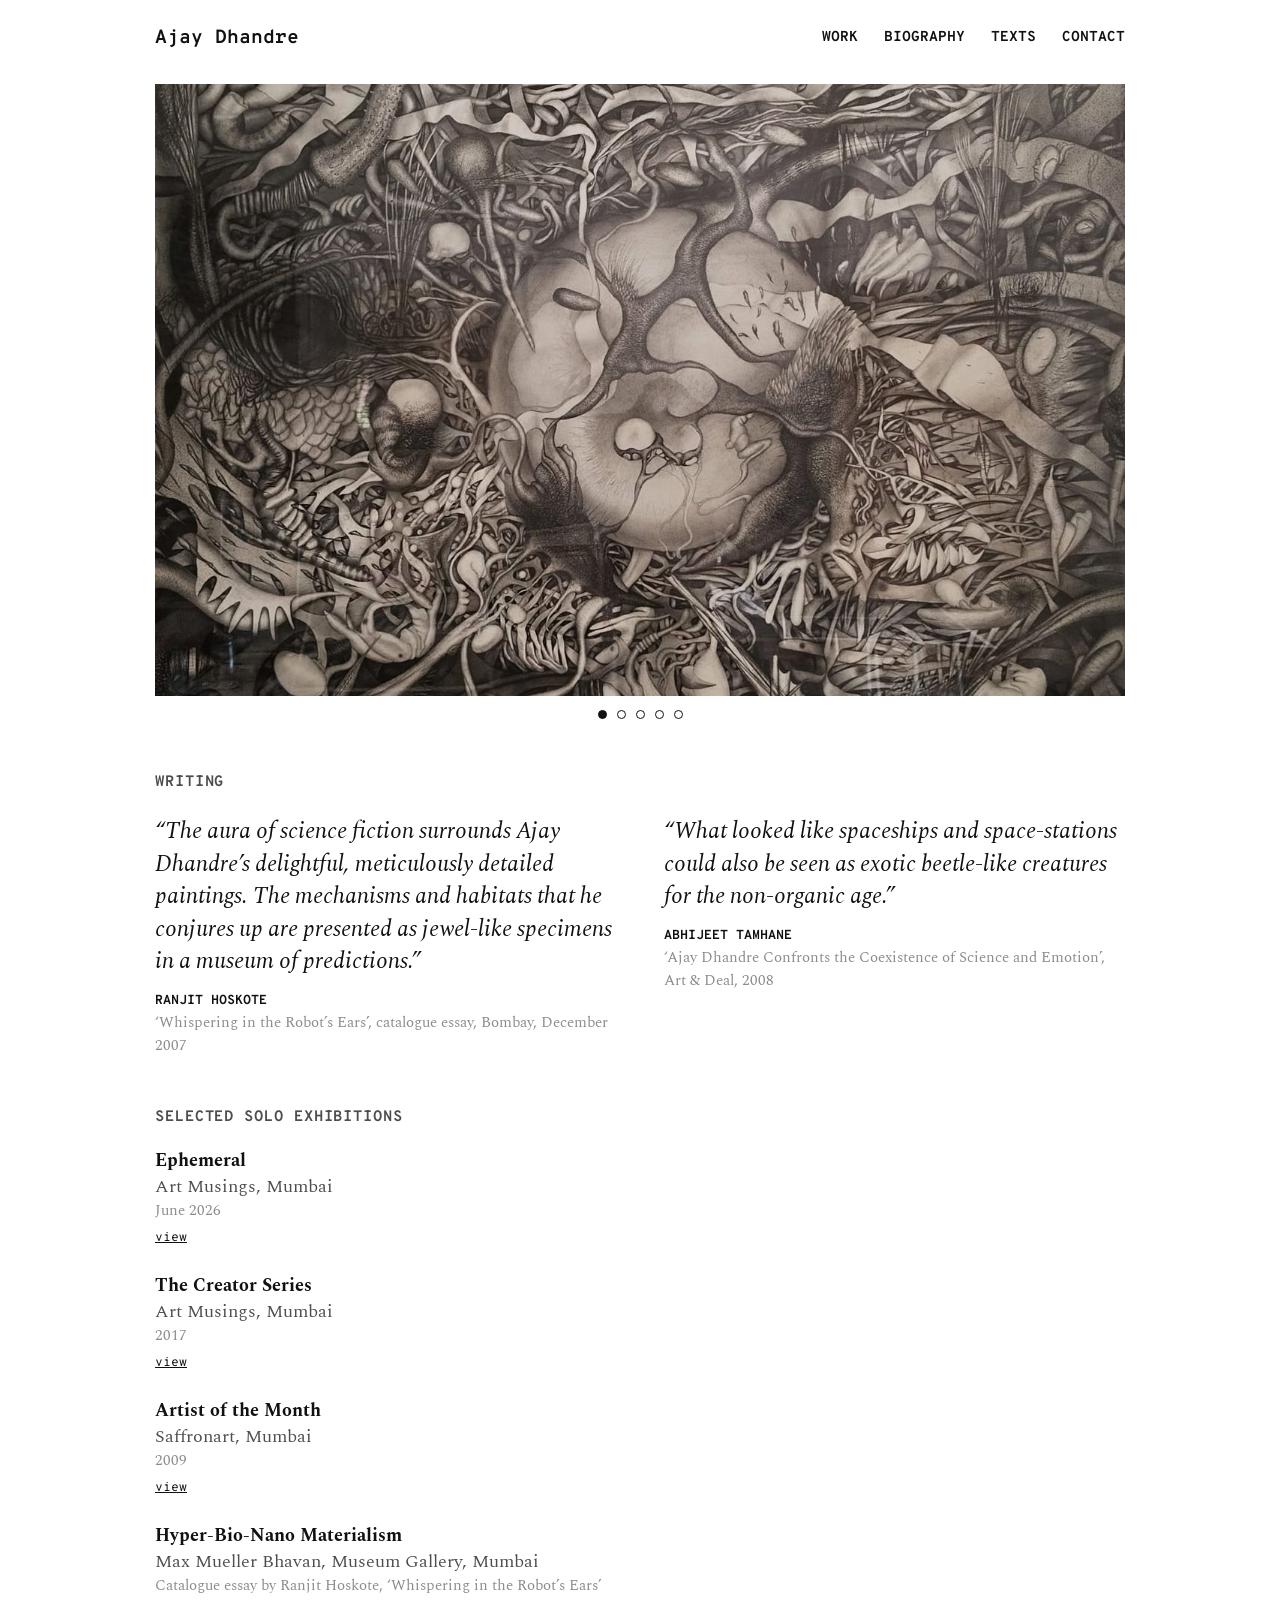
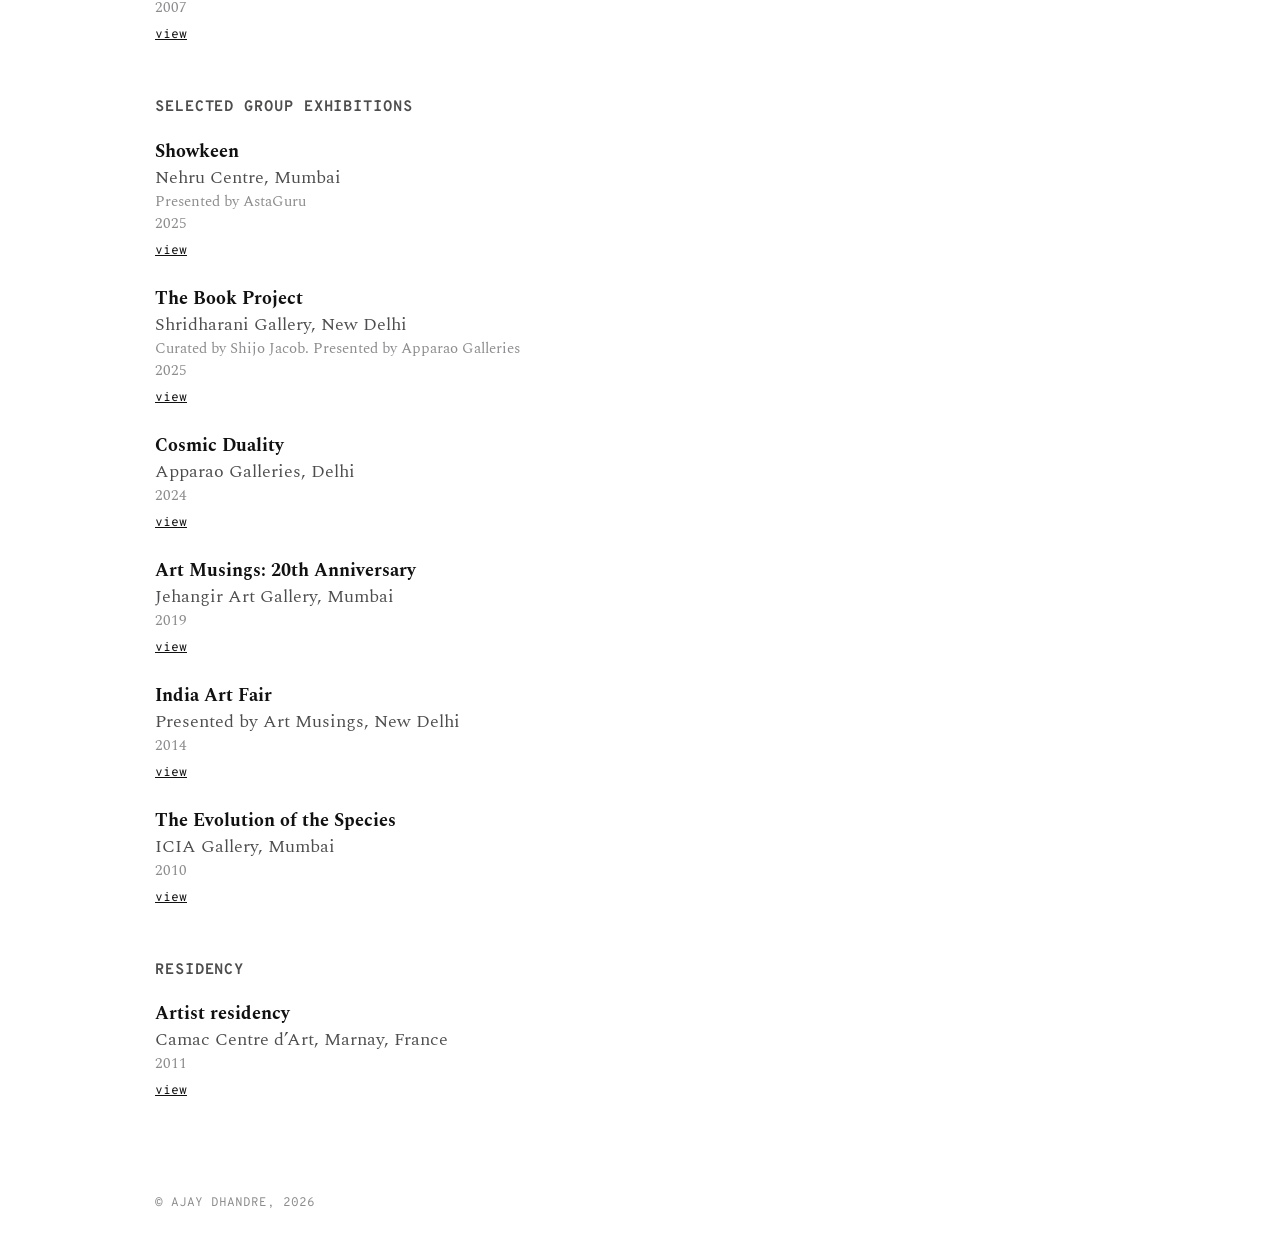
<file: artist-website/drafts/5-studio/index.html>
<!doctype html>
<html lang="en">
<head>
<meta charset="utf-8">
<meta name="viewport" content="width=device-width, initial-scale=1, viewport-fit=cover">
<meta name="description" content="Ajay Dhandre. Work, biography, texts and contact.">
<title>Ajay Dhandre</title>
<link rel="preconnect" href="https://fonts.googleapis.com">
<link rel="preconnect" href="https://fonts.gstatic.com" crossorigin>
<link rel="stylesheet" href="https://fonts.googleapis.com/css2?family=Overpass+Mono:wght@400;700&family=Spectral:ital,wght@0,400;0,700;1,400&display=swap">
<link rel="stylesheet" href="style.css">
</head>
<body>
<!--CONTENT-->
<header class="head">
  <div class="wrap">
    <a class="mark" href="#home" data-artist></a>
    <nav class="menu" aria-label="Main">
      <a href="#work">Work</a>
      <a href="#biography">Biography</a>
      <a href="#texts">Texts</a>
      <a href="#contact">Contact</a>
    </nav>
  </div>
</header>
<main>
  <section id="v-home" aria-label="Home">
    <div class="wrap">
      <div class="banner" id="banner" aria-label="Selected works"></div>
      <div class="dots" id="dots"></div>
      <div class="writing" aria-label="What critics have said"><h2 class="label">Writing</h2><div class="q-grid" id="q-home"></div></div>
      <div class="lists">
        <div><h2 class="label">Selected solo exhibitions</h2><ul class="shows" id="solo"></ul></div>
        <div><h2 class="label">Selected group exhibitions</h2><ul class="shows" id="group"></ul></div>
        <div><h2 class="label">Residency</h2><ul class="shows" id="res"></ul></div>
      </div>
    </div>
  </section>

  <section id="v-work" aria-label="Work" hidden>
    <div class="wrap">
      <div class="filters">
        <label for="f-medium">Filter by medium <select id="f-medium"><option value="">All</option></select></label>
        <label for="f-year">Filter by year <select id="f-year"><option value="">All</option></select></label>
      </div>
      <p class="count" id="count"></p>
      <div class="grid" id="grid"></div>
      <button class="loadmore" type="button" id="more">Load more</button>
    </div>
  </section>

  <section id="v-piece" aria-label="Artwork" hidden>
    <div class="wrap">
      <a class="crumb" href="#work">← Work</a>
      <div class="work-img"><img id="p-img" alt=""></div>
      <div class="work-cap"><p class="t" id="p-title"></p><p id="p-year"></p><p id="p-medium"></p><p id="p-size"></p></div>
      <p class="work-note" id="p-note"></p>
      <nav class="post-nav" aria-label="Artworks"><a id="p-prev" href="#work">Previous artwork</a><a id="p-next" href="#work">Next artwork</a></nav>
    </div>
  </section>

  <section id="v-show" aria-label="Exhibition" hidden>
    <div class="wrap show" id="show"></div>
  </section>

  <section id="v-biography" aria-label="Biography" hidden>
    <div class="wrap">
      <h1 class="page-h">Biography</h1>
      <div class="bio"><img id="b-img" alt="Ajay Dhandre in front of one of his drawings" loading="lazy"><div class="txt" id="b-txt"></div></div>
      <div class="cv" id="cv"></div>
    </div>
  </section>

  <section id="v-texts" aria-label="Texts" hidden>
    <div class="wrap texts">
      <div><h1 class="page-h" id="st-title"></h1><div class="body" id="st-body"></div><p class="by" id="st-by"></p></div>
      <div><h2 class="page-h">What critics have said</h2><div class="q-list" id="texts-list"></div></div>
    </div>
  </section>

  <section id="v-contact" aria-label="Contact" hidden>
    <div class="wrap contact">
      <h1 class="page-h">Contact</h1>
      <p>For exhibitions, acquisitions and press:</p>
      <p class="email" id="c-email"></p>
      <p id="c-loc"></p>
    </div>
  </section>
</main>
<footer class="foot"><div class="wrap">© <span data-artist></span>, <span id="yr"></span></div></footer>
<!--/CONTENT-->
<script>window.SITE_BASE = "../../";</script>
<script src="../../data/site.js"></script>
<script src="../../data/works.js"></script>
<script src="../common.js"></script>
<script src="app.js"></script>
</body>
</html>
</file>
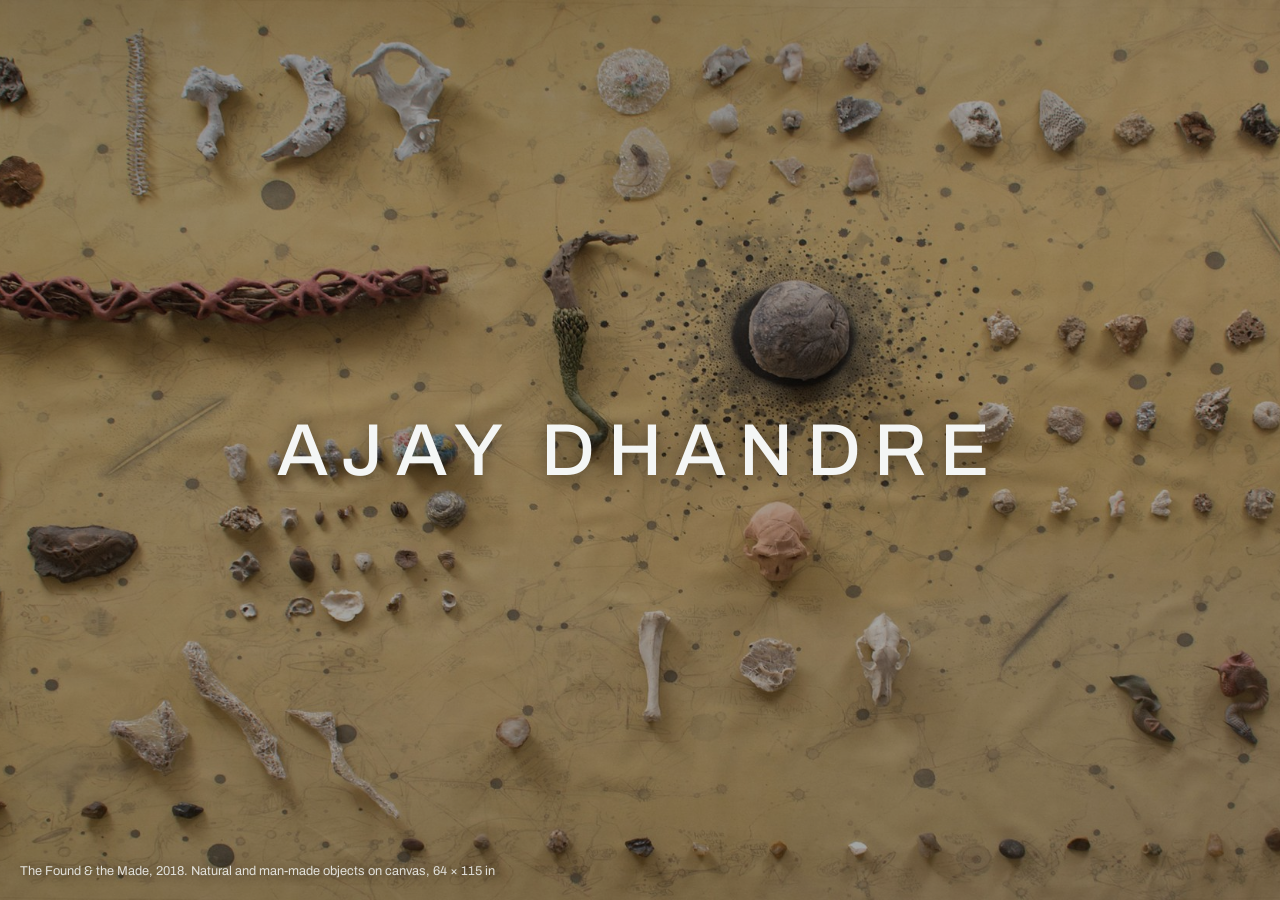
<file: artist-website/drafts/6-gallery/index.html>
<!doctype html>
<html lang="en">
<head>
<meta charset="utf-8">
<meta name="viewport" content="width=device-width, initial-scale=1, viewport-fit=cover">
<meta name="description" content="Ajay Dhandre. About, exhibitions, works and contact.">
<title>Ajay Dhandre</title>
<link rel="preconnect" href="https://fonts.googleapis.com">
<link rel="preconnect" href="https://fonts.gstatic.com" crossorigin>
<link rel="stylesheet" href="https://fonts.googleapis.com/css2?family=Archivo:wght@400;500;600&display=swap">
<link rel="stylesheet" href="style.css">
</head>
<body>
<!--CONTENT-->
<a class="splash" id="v-enter" href="#about" aria-label="Enter the website">
  <div class="in"><h1 data-artist></h1></div>
  <span class="enter-cap" id="enter-cap"></span>
</a>

<div id="site" hidden>
  <header class="head">
    <div class="wrap">
      <a class="name" href="#enter" data-artist></a>
      <nav class="menu" aria-label="Main">
        <a href="#about">About</a>
        <div class="dd">
          <button type="button" id="dd-btn" aria-expanded="false" aria-controls="dd-panel">Exhibitions</button>
          <div class="dd-panel" id="dd-panel" hidden></div>
        </div>
        <a href="#works">Works</a>
        <a href="#contact">Contact</a>
      </nav>
    </div>
  </header>
  <main>
    <section id="v-about" aria-label="About" hidden>
      <img class="banner" id="a-banner" alt="">
      <div class="wrap"><div class="about" id="about"></div></div>
    </section>
    <section id="v-exhibitions" aria-label="Exhibitions" hidden>
      <div class="wrap"><h1 class="pg-h">Exhibitions</h1><ul class="ex-index" id="ex-index"></ul></div>
    </section>
    <section id="v-exhibition" aria-label="Exhibition" hidden>
      <div class="wrap ex-page" id="ex-page"></div>
    </section>
    <section id="v-works" aria-label="Works" hidden>
      <div class="wrap" id="strips"><h1 class="pg-h">Works</h1></div>
    </section>
    <section id="v-contact" aria-label="Contact" hidden>
      <div class="wrap contact">
        <h1 class="pg-h">Contact</h1>
        <p>For exhibitions, acquisitions, commissions and press, write to the artist.</p>
        <p class="email" id="c-email"></p>
        <p id="c-loc"></p>
      </div>
    </section>
  </main>
</div>

<dialog class="lb" id="lb" aria-label="Image viewer">
  <div class="lb-in">
    <div class="lb-top"><button type="button" id="lb-close">Close</button></div>
    <div class="lb-stage"><img id="lb-img" alt=""></div>
    <div class="lb-bot"><p id="lb-cap"></p><p class="step"><button type="button" id="lb-prev">Previous</button><span id="lb-count"></span><button type="button" id="lb-next">Next</button></p></div>
  </div>
</dialog>
<!--/CONTENT-->
<script>window.SITE_BASE = "../../";</script>
<script src="../../data/site.js"></script>
<script src="../../data/works.js"></script>
<script src="../common.js"></script>
<script src="app.js"></script>
</body>
</html>
</file>
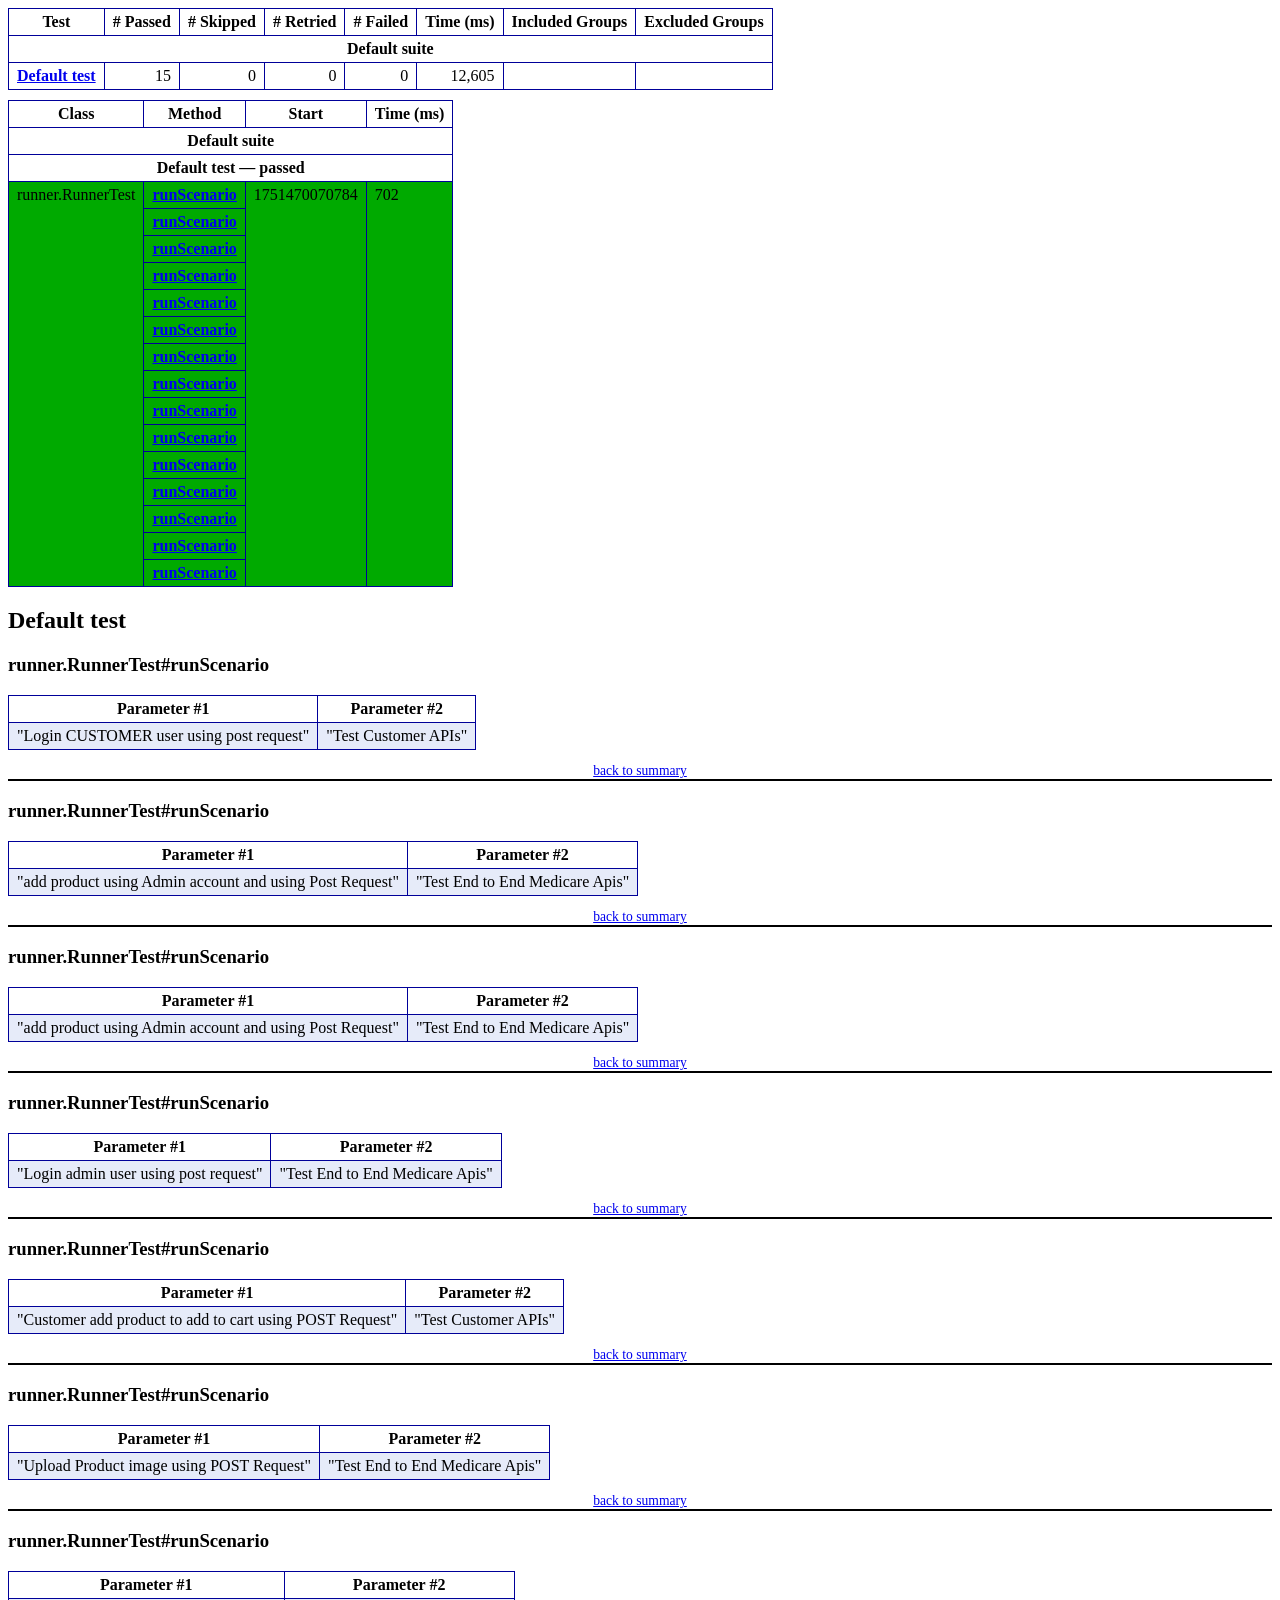
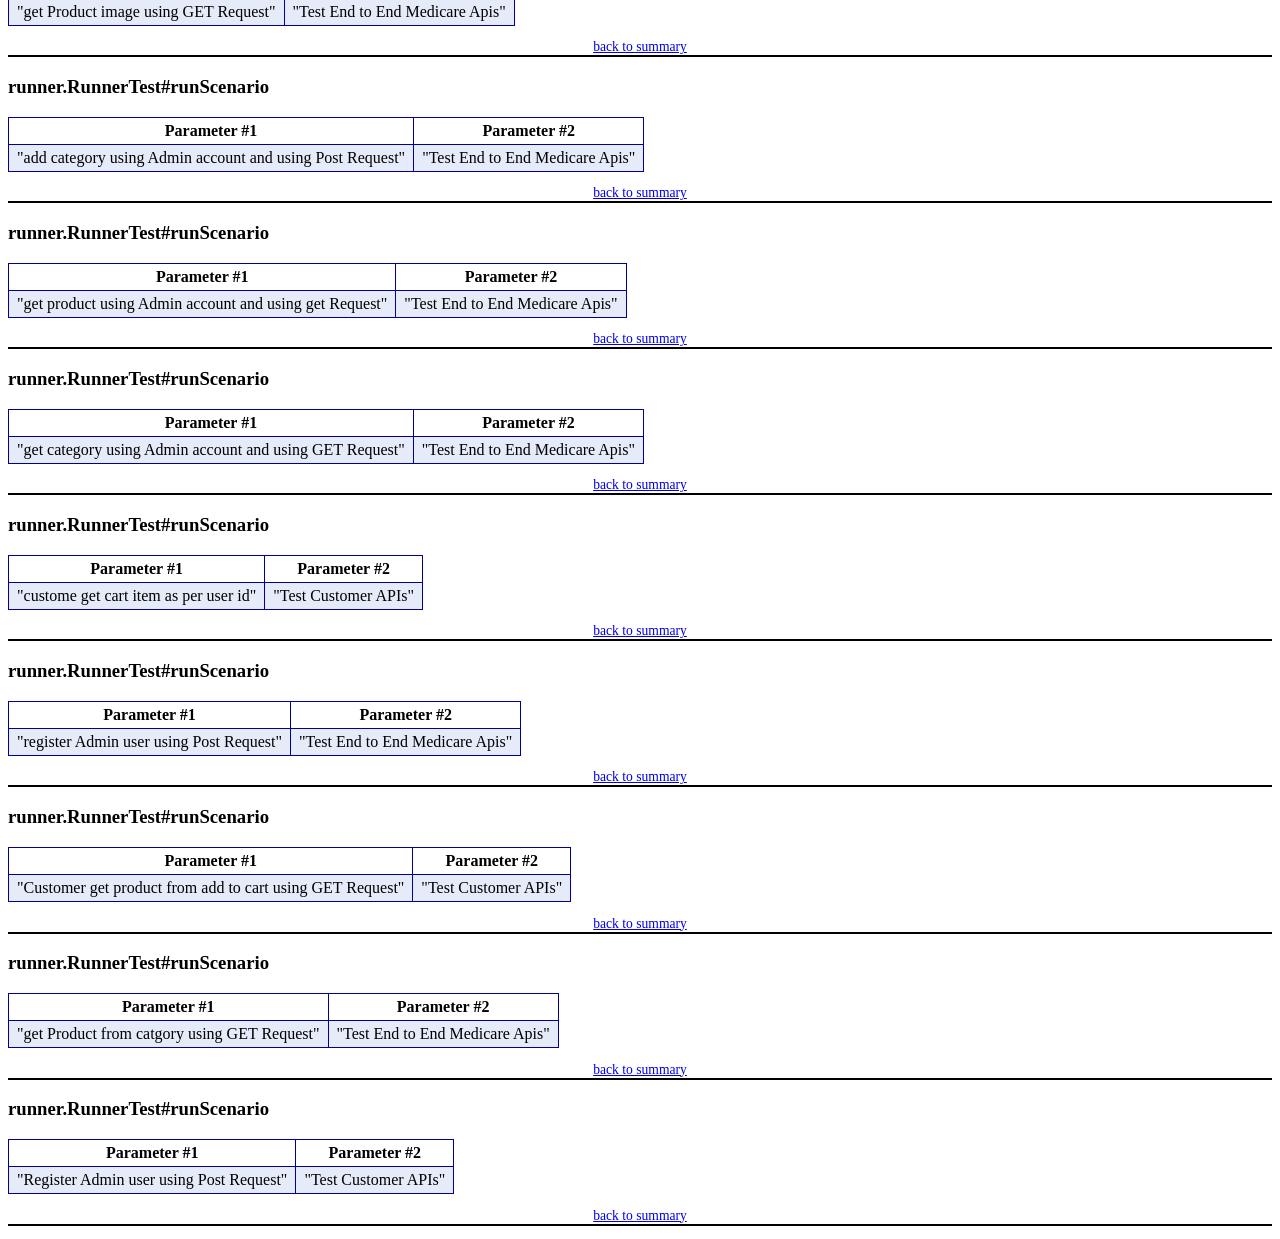
<file: EcommerceApi/test-output/emailable-report.html>
<!DOCTYPE html PUBLIC "-//W3C//DTD XHTML 1.1//EN" "https://www.w3.org/TR/xhtml11/DTD/xhtml11.dtd">
<html xmlns="https://www.w3.org/1999/xhtml">
<head>
<meta http-equiv="content-type" content="text/html; charset=UTF-8"/>
<title>TestNG Report</title>
<style type="text/css">table {margin-bottom:10px;border-collapse:collapse;empty-cells:show}th,td {border:1px solid #009;padding:.25em .5em}th {vertical-align:bottom}td {vertical-align:top}table a {font-weight:bold}.stripe td {background-color: #E6EBF9}.num {text-align:right}.passedodd td {background-color: #3F3}.passedeven td {background-color: #0A0}.skippedodd td {background-color: #DDD}.skippedeven td {background-color: #CCC}.failedodd td,.attn {background-color: #F33}.failedeven td,.stripe .attn {background-color: #D00}.stacktrace {white-space:pre;font-family:monospace}.totop {font-size:85%;text-align:center;border-bottom:2px solid #000}.invisible {display:none}</style>
</head>
<body>
<table>
<tr><th>Test</th><th># Passed</th><th># Skipped</th><th># Retried</th><th># Failed</th><th>Time (ms)</th><th>Included Groups</th><th>Excluded Groups</th></tr>
<tr><th colspan="8">Default suite</th></tr>
<tr><td><a href="#t0">Default test</a></td><td class="num">15</td><td class="num">0</td><td class="num">0</td><td class="num">0</td><td class="num">12,605</td><td></td><td></td></tr>
</table>
<table id='summary'><thead><tr><th>Class</th><th>Method</th><th>Start</th><th>Time (ms)</th></tr></thead><tbody><tr><th colspan="4">Default suite</th></tr></tbody><tbody id="t0"><tr><th colspan="4">Default test &#8212; passed</th></tr><tr class="passedeven"><td rowspan="15">runner.RunnerTest</td><td><a href="#m0">runScenario</a></td><td rowspan="15">1751470070784</td><td rowspan="15">702</td></tr><tr class="passedeven"><td><a href="#m1">runScenario</a></td></tr><tr class="passedeven"><td><a href="#m2">runScenario</a></td></tr><tr class="passedeven"><td><a href="#m3">runScenario</a></td></tr><tr class="passedeven"><td><a href="#m4">runScenario</a></td></tr><tr class="passedeven"><td><a href="#m5">runScenario</a></td></tr><tr class="passedeven"><td><a href="#m6">runScenario</a></td></tr><tr class="passedeven"><td><a href="#m7">runScenario</a></td></tr><tr class="passedeven"><td><a href="#m8">runScenario</a></td></tr><tr class="passedeven"><td><a href="#m9">runScenario</a></td></tr><tr class="passedeven"><td><a href="#m10">runScenario</a></td></tr><tr class="passedeven"><td><a href="#m11">runScenario</a></td></tr><tr class="passedeven"><td><a href="#m12">runScenario</a></td></tr><tr class="passedeven"><td><a href="#m13">runScenario</a></td></tr><tr class="passedeven"><td><a href="#m14">runScenario</a></td></tr></tbody>
</table>
<h2>Default test</h2><h3 id="m0">runner.RunnerTest#runScenario</h3><table class="result"><tr class="param"><th>Parameter #1</th><th>Parameter #2</th></tr><tr class="param stripe"><td>&quot;Login CUSTOMER user using post request&quot;</td><td>&quot;Test Customer APIs&quot;</td></tr></table><p class="totop"><a href="#summary">back to summary</a></p>
<h3 id="m1">runner.RunnerTest#runScenario</h3><table class="result"><tr class="param"><th>Parameter #1</th><th>Parameter #2</th></tr><tr class="param stripe"><td>&quot;add product using Admin account and using Post Request&quot;</td><td>&quot;Test End to End Medicare Apis&quot;</td></tr></table><p class="totop"><a href="#summary">back to summary</a></p>
<h3 id="m2">runner.RunnerTest#runScenario</h3><table class="result"><tr class="param"><th>Parameter #1</th><th>Parameter #2</th></tr><tr class="param stripe"><td>&quot;add product using Admin account and using Post Request&quot;</td><td>&quot;Test End to End Medicare Apis&quot;</td></tr></table><p class="totop"><a href="#summary">back to summary</a></p>
<h3 id="m3">runner.RunnerTest#runScenario</h3><table class="result"><tr class="param"><th>Parameter #1</th><th>Parameter #2</th></tr><tr class="param stripe"><td>&quot;Login admin user using post request&quot;</td><td>&quot;Test End to End Medicare Apis&quot;</td></tr></table><p class="totop"><a href="#summary">back to summary</a></p>
<h3 id="m4">runner.RunnerTest#runScenario</h3><table class="result"><tr class="param"><th>Parameter #1</th><th>Parameter #2</th></tr><tr class="param stripe"><td>&quot;Customer add product to add to cart using POST Request&quot;</td><td>&quot;Test Customer APIs&quot;</td></tr></table><p class="totop"><a href="#summary">back to summary</a></p>
<h3 id="m5">runner.RunnerTest#runScenario</h3><table class="result"><tr class="param"><th>Parameter #1</th><th>Parameter #2</th></tr><tr class="param stripe"><td>&quot;Upload Product image using POST Request&quot;</td><td>&quot;Test End to End Medicare Apis&quot;</td></tr></table><p class="totop"><a href="#summary">back to summary</a></p>
<h3 id="m6">runner.RunnerTest#runScenario</h3><table class="result"><tr class="param"><th>Parameter #1</th><th>Parameter #2</th></tr><tr class="param stripe"><td>&quot;get Product image using GET Request&quot;</td><td>&quot;Test End to End Medicare Apis&quot;</td></tr></table><p class="totop"><a href="#summary">back to summary</a></p>
<h3 id="m7">runner.RunnerTest#runScenario</h3><table class="result"><tr class="param"><th>Parameter #1</th><th>Parameter #2</th></tr><tr class="param stripe"><td>&quot;add category using Admin account and using Post Request&quot;</td><td>&quot;Test End to End Medicare Apis&quot;</td></tr></table><p class="totop"><a href="#summary">back to summary</a></p>
<h3 id="m8">runner.RunnerTest#runScenario</h3><table class="result"><tr class="param"><th>Parameter #1</th><th>Parameter #2</th></tr><tr class="param stripe"><td>&quot;get product using Admin account and using get Request&quot;</td><td>&quot;Test End to End Medicare Apis&quot;</td></tr></table><p class="totop"><a href="#summary">back to summary</a></p>
<h3 id="m9">runner.RunnerTest#runScenario</h3><table class="result"><tr class="param"><th>Parameter #1</th><th>Parameter #2</th></tr><tr class="param stripe"><td>&quot;get category using Admin account and using GET Request&quot;</td><td>&quot;Test End to End Medicare Apis&quot;</td></tr></table><p class="totop"><a href="#summary">back to summary</a></p>
<h3 id="m10">runner.RunnerTest#runScenario</h3><table class="result"><tr class="param"><th>Parameter #1</th><th>Parameter #2</th></tr><tr class="param stripe"><td>&quot;custome get cart item as per user id&quot;</td><td>&quot;Test Customer APIs&quot;</td></tr></table><p class="totop"><a href="#summary">back to summary</a></p>
<h3 id="m11">runner.RunnerTest#runScenario</h3><table class="result"><tr class="param"><th>Parameter #1</th><th>Parameter #2</th></tr><tr class="param stripe"><td>&quot;register Admin user using Post Request&quot;</td><td>&quot;Test End to End Medicare Apis&quot;</td></tr></table><p class="totop"><a href="#summary">back to summary</a></p>
<h3 id="m12">runner.RunnerTest#runScenario</h3><table class="result"><tr class="param"><th>Parameter #1</th><th>Parameter #2</th></tr><tr class="param stripe"><td>&quot;Customer get product from add to cart using GET Request&quot;</td><td>&quot;Test Customer APIs&quot;</td></tr></table><p class="totop"><a href="#summary">back to summary</a></p>
<h3 id="m13">runner.RunnerTest#runScenario</h3><table class="result"><tr class="param"><th>Parameter #1</th><th>Parameter #2</th></tr><tr class="param stripe"><td>&quot;get Product from catgory using GET Request&quot;</td><td>&quot;Test End to End Medicare Apis&quot;</td></tr></table><p class="totop"><a href="#summary">back to summary</a></p>
<h3 id="m14">runner.RunnerTest#runScenario</h3><table class="result"><tr class="param"><th>Parameter #1</th><th>Parameter #2</th></tr><tr class="param stripe"><td>&quot;Register Admin user using Post Request&quot;</td><td>&quot;Test Customer APIs&quot;</td></tr></table><p class="totop"><a href="#summary">back to summary</a></p>
</body>
</html>
</file>
<file: artist-website/css/style.css>
/* Layout: the professional artist-site structure (name, short menu, small serif text, no footer)
   on the light beige ground of the first draft, with works in year chapters.
   Change the values below to restyle the whole site. */
:root {
  --bg: #EFE6D6;          /* page background (light beige). For plain white use #FFFFFF */
  --card: #F8F2E7;        /* mat behind each artwork */
  --ink: #231F1A;         /* text */
  --muted: #6B6052;       /* secondary text */
  --rule: #CDBFA6;        /* hairlines */
  --font: "Times New Roman", Times, "Liberation Serif", serif;
  --text: .9rem;          /* body text size */
  --title: 1.5rem;        /* artist name */
  --nav: 1.1rem;          /* menu */
  --maxw: 1600px;
  --gutter-l: max(20px, env(safe-area-inset-left, 0px));
  --gutter-r: max(20px, env(safe-area-inset-right, 0px));
  color-scheme: light;
}
* { box-sizing: border-box; }
body { margin: 0; background: var(--bg); color: var(--ink); font-family: var(--font); font-size: var(--text); line-height: 1.55; }
img { max-width: 100%; display: block; }
[hidden] { display: none !important; }
a { color: inherit; text-decoration: none; }
a:hover, .link:hover { text-decoration: underline; }
:focus-visible { outline: 1px solid var(--ink); outline-offset: 3px; }
button { font: inherit; color: inherit; background: none; border: 0; padding: 0; cursor: pointer; }
h1, h2, h3, p, ul { margin: 0; padding: 0; font-weight: normal; font-size: inherit; }
ul { list-style: none; }

.wrap { max-width: var(--maxw); margin-inline: auto; padding-left: var(--gutter-l); padding-right: var(--gutter-r); }

/* Header: name on the left, menu on the right */
.head { display: flex; justify-content: space-between; align-items: baseline; gap: 6px 28px; flex-wrap: wrap; padding-block: 22px 26px; }
.name { font-size: var(--title); }
.menu { display: flex; gap: 4px 26px; flex-wrap: wrap; font-size: var(--nav); }
.menu a[aria-current="page"] { text-decoration: underline; text-underline-offset: 4px; }

.view { padding-bottom: 56px; }

/* Home: installation views, one under another */
.home { display: grid; gap: 24px; }
.home img { width: 100%; height: auto; }

/* Works: year chapters */
.years { display: flex; gap: 2px 18px; flex-wrap: wrap; color: var(--muted); margin-bottom: 6px; }
.years button:hover { color: var(--ink); }
.chapter { padding-block: 26px 10px; }
.chapter + .chapter { border-top: 1px solid var(--rule); }
.ch-head { max-width: 62ch; margin-bottom: 18px; }
.ch-head h2 { font-size: 1.25rem; font-variant-numeric: tabular-nums; }
.ch-head .ch-name { color: var(--muted); }
.ch-head .ch-intro { margin-top: .5em; }
.grid { columns: 4 230px; column-gap: 18px; }
.work { break-inside: avoid; display: block; width: 100%; margin: 0 0 18px; text-align: left; cursor: zoom-in; }
.work img { width: 100%; height: auto; background: var(--card); padding: 6px; border: 1px solid var(--rule); }
.work:hover img { border-color: var(--ink); }
.work .cap { display: flex; justify-content: space-between; gap: 8px; margin-top: 5px; color: var(--muted); font-size: .8rem; }
.work .cap span:first-child { min-width: 0; overflow-wrap: anywhere; }
.more { margin: 2px 0 14px; color: var(--ink); }
.more:hover { text-decoration: underline; }

/* About: biography left, résumé right */
.about { display: grid; grid-template-columns: minmax(0, 1fr) minmax(0, 1.3fr); gap: 40px clamp(32px, 6vw, 120px); align-items: start; }
.bio { display: grid; gap: 1em; max-width: 52ch; }
.resume { display: grid; gap: 1.6em; }
.resume h2 { margin-bottom: .35em; }
.resume li { display: grid; grid-template-columns: 3.2em minmax(0, 1fr); gap: 0 1em; }
.resume .y { font-variant-numeric: tabular-nums; }

/* Texts */
.texts { display: grid; gap: 2.6em; max-width: 68ch; }
.texts h2 { margin-bottom: .6em; }
.texts .body { display: grid; gap: 1em; }
.texts .by { color: var(--muted); margin-top: .8em; }
.texts li + li { margin-top: 1.4em; }
.texts .excerpt { margin-top: .4em; }

/* Contact */
.contact { display: grid; grid-template-columns: minmax(0, 1fr) minmax(0, 420px); gap: 32px clamp(32px, 6vw, 120px); align-items: start; }
.contact .lines { display: grid; gap: .3em; }
.contact .email { user-select: all; overflow-wrap: anywhere; }
.contact .gap { margin-top: 1em; }
.contact img { width: 100%; height: auto; }

/* Full-screen artwork viewer */
dialog.lb { border: 0; padding: 0; width: 100%; max-width: 100vw; height: 100%; max-height: 100vh; background: var(--bg); color: var(--ink); }
dialog.lb::backdrop { background: var(--bg); }
.lb-inner { height: 100%; display: grid; grid-template-rows: auto minmax(0, 1fr) auto; padding: max(14px, env(safe-area-inset-top, 0px)) var(--gutter-r) max(14px, env(safe-area-inset-bottom, 0px)) var(--gutter-l); gap: 10px; }
.lb-bar { display: flex; justify-content: space-between; align-items: baseline; gap: 12px; }
.lb-stage { min-height: 0; position: relative; overflow: hidden; }
.lb-stage img { position: absolute; inset: 0; margin: auto; max-width: 100%; max-height: 100%; width: auto; height: auto; background: var(--card); padding: 6px; border: 1px solid var(--rule); }
.lb-cap { display: flex; justify-content: space-between; align-items: baseline; gap: 6px 24px; flex-wrap: wrap; }
.lb-cap .meta { min-width: 0; }
.lb-cap .step { display: flex; gap: 18px; color: var(--muted); font-variant-numeric: tabular-nums; white-space: nowrap; }
.lb-cap .step button { color: var(--ink); }

@media (max-width: 760px) {
  .about, .contact { grid-template-columns: minmax(0, 1fr); }
  .grid { columns: 2 140px; column-gap: 12px; }
  .work { margin-bottom: 12px; }
  .head { padding-block: 16px 20px; }
}
</file>
<file: EcommerceApi/test-output/testng-reports1.css>
body {
    background-color: whitesmoke;
    margin: 0 0 5px 5px;
}
ul {
     margin-top: 10px;
     margin-left:-10px;
}
 li {
     font-family: "Helvetica Neue", Helvetica, Arial, sans-serif;
     padding:5px 5px;
 }
 a {
     text-decoration: none;
     color: black;
     font-size: 14px;
 }

 a:hover {
    color:black ;
    text-decoration: underline;
 }

 .navigator-selected {
     /* #ffa500; Mouse hover color after click Orange.*/
     background:#027368
 }

 .wrapper {
     position: absolute;
     top: 60px;
     bottom: 0;
     left: 400px;
     right: 0;
     margin-right:9px;
     overflow: auto;/*imortant*/
 }

 .navigator-root {
     position: absolute;
     top: 60px;
     bottom: 0;
     left: 0;
     width: 400px;
     overflow-y: auto;/*important*/
 }

 .suite {
     margin: -5px 10px 10px 5px;
     background-color: whitesmoke ;/*Colour of the left bside box*/
 }

 .suite-name {
     font-size: 24px;
     font-family: "Helvetica Neue", Helvetica, Arial, sans-serif;/*All TEST SUITE*/
     color: white;
 }

 .main-panel-header {
     padding: 5px;
     background-color: #027368; /*afeeee*/;
     font-family: "Helvetica Neue", Helvetica, Arial, sans-serif;
     color:white;
     font-size: 18px;
 }

 .main-panel-content {
     padding: 5px;
     margin-bottom: 10px;
     background-color: #CCD0D1; /*d0ffff*/; /*Belongs to backGround of rightSide boxes*/
 }

 .rounded-window {
     border-style: dotted;
     border-width: 1px;/*Border of left Side box*/
     background-color: whitesmoke;
     border-radius: 10px;
 }

 .rounded-window-top {
     border-top-right-radius: 10px 10px;
     border-top-left-radius: 10px 10px;
     border-style: solid;
     border-width: 1px;
     overflow: auto;/*Top of RightSide box*/
 }

 .light-rounded-window-top {
     background-color: #027368;
     padding-left:120px;
     border-radius: 10px;

 }

 .rounded-window-bottom {
     border-bottom-right-radius: 10px 10px;
     border-bottom-left-radius: 10px 10px;
     overflow: auto;/*Bottom of rightSide box*/
 }

 .method-name {
     font-size: 14px;
     font-family: "Helvetica Neue", Helvetica, Arial, sans-serif;
     font-weight: bold;
 }

 .method-content {
     border-style: solid;
     border-width: 0 0 1px 0;
     margin-bottom: 10px;
     padding-bottom: 5px;
     width: 100%;
 }

 .parameters {
     font-size: 14px;
     font-family: "Helvetica Neue", Helvetica, Arial, sans-serif;
 }

 .stack-trace {
     white-space: pre;
     font-family: "Helvetica Neue", Helvetica, Arial, sans-serif;
     font-size: 12px;
     font-weight: bold;
     margin-top: 0;
     margin-left: 20px; /*Error Stack Trace Message*/
 }

 .testng-xml {
    font-family: "Helvetica Neue", Helvetica, Arial, sans-serif;
 }

 .method-list-content {
     margin-left: 10px;
 }

 .navigator-suite-content {
     margin-left: 10px;
     font: 12px 'Lucida Grande';
 }

 .suite-section-title {
     font-family: "Helvetica Neue", Helvetica, Arial, sans-serif;
     font-size: 14px;
     font-weight:bold;
     background-color: #8C8887;
     margin-left: -10px;
     margin-top:10px;
     padding:6px;
 }

 .suite-section-content {
     list-style-image: url(bullet_point.png);
     background-color: whitesmoke;
     font-family: "Helvetica Neue", Helvetica, Arial, sans-serif;
     overflow: hidden;
 }

 .top-banner-root {
     position: absolute;
     top: 0;
     height: 45px;
     left: 0;
     right: 0;
     padding: 5px;
     margin: 0 0 5px 0;
     background-color: #027368;
     font-family: "Helvetica Neue", Helvetica, Arial, sans-serif;
     font-size: 18px;
     color: #fff;
     text-align: center;/*Belongs to the Top of Report*//*Status: - Completed*/
 }

 .top-banner-title-font {
     font-size: 25px;
     font-family: "Helvetica Neue", Helvetica, Arial, sans-serif;
     padding: 3px;
     float: right;
 }

 .test-name {
     font-family: "Helvetica Neue", Helvetica, Arial, sans-serif;
     font-size: 16px;
 }

 .suite-icon {
     padding: 5px;
     float: right;
     height: 20px;
 }

 .test-group {
     font: 20px 'Lucida Grande';
     margin: 5px 5px 10px 5px;
     border-width: 0 0 1px 0;
     border-style: solid;
     padding: 5px;
 }

 .test-group-name {
     font-weight: bold;
 }

 .method-in-group {
     font-size: 16px;
     margin-left: 80px;
 }

 table.google-visualization-table-table {
     width: 100%;
 }

 .reporter-method-name {
     font-size: 14px;
     font-family: "Helvetica Neue", Helvetica, Arial, sans-serif;
 }

 .reporter-method-output-div {
     padding: 5px;
     margin: 0 0 5px 20px;
     font-size: 12px;
     font-family: "Helvetica Neue", Helvetica, Arial, sans-serif;
     border-width: 0 0 0 1px;
     border-style: solid;
 }

 .ignored-class-div {
     font-size: 14px;
     font-family: "Helvetica Neue", Helvetica, Arial, sans-serif;
 }

 .ignored-methods-div {
     padding: 5px;
     margin: 0 0 5px 20px;
     font-size: 12px;
     font-family: "Helvetica Neue", Helvetica, Arial, sans-serif;
     border-width: 0 0 0 1px;
     border-style: solid;
 }

 .border-failed {
    border-radius:2px;
     border-style: solid;
     border-width: 0 0 0 10px;
     border-color: #F20505;
 }

 .border-skipped {
     border-radius:2px;
     border-style: solid;
     border-width: 0 0 0 10px;
     border-color: #F2BE22;
 }

 .border-passed {
     border-radius:2px;
     border-style: solid;
     border-width: 0 0 0 10px;
     border-color: #038C73;
 }

 .times-div {
     text-align: center;
     padding: 5px;
 }

 .suite-total-time {
     font: 16px 'Lucida Grande';
 }

 .configuration-suite {
     margin-left: 20px;
 }

 .configuration-test {
     margin-left: 40px;
 }

 .configuration-class {
     margin-left: 60px;
 }

 .configuration-method {
     margin-left: 80px;
 }

 .test-method {
     margin-left: 100px;
 }

 .chronological-class {
     background-color: #CCD0D1;
     border-width: 0 0 1px 1px;/*Chronological*/
 }

 .method-start {
     float: right;
 }

 .chronological-class-name {
     padding: 0 0 0 5px;
     margin-top:5px;
     font-family: "Helvetica Neue", Helvetica, Arial, sans-serif;
     color: #008;
 }

 .after, .before, .test-method {
     font-family: "Helvetica Neue", Helvetica, Arial, sans-serif;
     font-size: 14px;
     margin-top:5px;
 }

 .navigator-suite-header {
     font-size: 18px;
     margin: 0px 10px 10px 5px;
     padding: 5px;
     border-radius: 10px;
     background-color: #027368;
     color: white;
     font-weight:bold;
     font-family: "Helvetica Neue", Helvetica, Arial, sans-serif;
     text-align: center; /*All Suites on top of left box*//*Status: -Completed*/
 }

 .collapse-all-icon {
     padding: 3px;
     float: right;
 }
 .button{
    position: absolute;
    margin-left:500px;
    margin-top:8px;
    background-color: white;
    color:#027368;
    font-family: "Helvetica Neue", Helvetica, Arial, sans-serif;
    font-weight:bold;
    border-color:#027368;
    border-radius:25px;
    cursor: pointer;
    height:30px;
    width:150px;
    outline: none;
}
/*Author: - Akhil Gullapalli*/
</file>
<file: EcommerceApi/test-output/testng-reports.css>
body {
    margin: 0 0 5px 5px;
}

ul {
    margin: 0;
}

li {
    list-style-type: none;
}

a {
    text-decoration: none;
}

a:hover {
    text-decoration: underline;
}

.navigator-selected {
    background: #ffa500;
}

.wrapper {
    position: absolute;
    top: 60px;
    bottom: 0;
    left: 400px;
    right: 0;
    overflow: auto;
}

.navigator-root {
    position: absolute;
    top: 60px;
    bottom: 0;
    left: 0;
    width: 400px;
    overflow-y: auto;
}

.suite {
    margin: 0 10px 10px 0;
    background-color: #fff8dc;
}

.suite-name {
    padding-left: 10px;
    font-size: 25px;
    font-family: Times, sans-serif;
}

.main-panel-header {
    padding: 5px;
    background-color: #9FB4D9; /*afeeee*/;
    font-family: monospace;
    font-size: 18px;
}

.main-panel-content {
    padding: 5px;
    margin-bottom: 10px;
    background-color: #DEE8FC; /*d0ffff*/;
}

.rounded-window {
    border-radius: 10px;
    border-style: solid;
    border-width: 1px;
}

.rounded-window-top {
    border-top-right-radius: 10px 10px;
    border-top-left-radius: 10px 10px;
    border-style: solid;
    border-width: 1px;
    overflow: auto;
}

.light-rounded-window-top {
    border-top-right-radius: 10px 10px;
    border-top-left-radius: 10px 10px;
}

.rounded-window-bottom {
    border-style: solid;
    border-width: 0 1px 1px 1px;
    border-bottom-right-radius: 10px 10px;
    border-bottom-left-radius: 10px 10px;
    overflow: auto;
}

.method-name {
    font-size: 12px;
    font-family: monospace;
}

.method-content {
    border-style: solid;
    border-width: 0 0 1px 0;
    margin-bottom: 10px;
    padding-bottom: 5px;
    width: 80%;
}

.parameters {
    font-size: 14px;
    font-family: monospace;
}

.stack-trace {
    white-space: pre;
    font-family: monospace;
    font-size: 12px;
    font-weight: bold;
    margin-top: 0;
    margin-left: 20px;
}

.testng-xml {
    font-family: monospace;
}

.method-list-content {
    margin-left: 10px;
}

.navigator-suite-content {
    margin-left: 10px;
    font: 12px 'Lucida Grande';
}

.suite-section-title {
    margin-top: 10px;
    width: 80%;
    border-style: solid;
    border-width: 1px 0 0 0;
    font-family: Times, sans-serif;
    font-size: 18px;
    font-weight: bold;
}

.suite-section-content {
    list-style-image: url(bullet_point.png);
}

.top-banner-root {
    position: absolute;
    top: 0;
    height: 45px;
    left: 0;
    right: 0;
    padding: 5px;
    margin: 0 0 5px 0;
    background-color: #0066ff;
    font-family: Times, sans-serif;
    color: #fff;
    text-align: center;
}
.button{
    position: absolute;
    margin-left:500px;
    margin-top:8px;
    background-color: white;
    color:#0066ff;
    font-family: "Helvetica Neue", Helvetica, Arial, sans-serif;
    font-weight:bold;
    border-color:#0066ff ;
    border-radius:25px;
    cursor: pointer;
    height:30px;
    width:150px;
    outline:none;

}

.top-banner-title-font {
    font-size: 25px;
}

.test-name {
    font-family: 'Lucida Grande', sans-serif;
    font-size: 16px;
}

.suite-icon {
    padding: 5px;
    float: right;
    height: 20px;
}

.test-group {
    font: 20px 'Lucida Grande';
    margin: 5px 5px 10px 5px;
    border-width: 0 0 1px 0;
    border-style: solid;
    padding: 5px;
}

.test-group-name {
    font-weight: bold;
}

.method-in-group {
    font-size: 16px;
    margin-left: 80px;
}

table.google-visualization-table-table {
    width: 100%;
}

.reporter-method-name {
    font-size: 14px;
    font-family: monospace;
}

.reporter-method-output-div {
    padding: 5px;
    margin: 0 0 5px 20px;
    font-size: 12px;
    font-family: monospace;
    border-width: 0 0 0 1px;
    border-style: solid;
}

.ignored-class-div {
    font-size: 14px;
    font-family: monospace;
}

.ignored-methods-div {
    padding: 5px;
    margin: 0 0 5px 20px;
    font-size: 12px;
    font-family: monospace;
    border-width: 0 0 0 1px;
    border-style: solid;
}

.border-failed {
    border-top-left-radius: 10px 10px;
    border-bottom-left-radius: 10px 10px;
    border-style: solid;
    border-width: 0 0 0 10px;
    border-color: #f00;
}

.border-skipped {
    border-top-left-radius: 10px 10px;
    border-bottom-left-radius: 10px 10px;
    border-style: solid;
    border-width: 0 0 0 10px;
    border-color: #edc600;
}

.border-passed {
    border-top-left-radius: 10px 10px;
    border-bottom-left-radius: 10px 10px;
    border-style: solid;
    border-width: 0 0 0 10px;
    border-color: #19f52d;
}

.times-div {
    text-align: center;
    padding: 5px;
}

.suite-total-time {
    font: 16px 'Lucida Grande';
}

.configuration-suite {
    margin-left: 20px;
}

.configuration-test {
    margin-left: 40px;
}

.configuration-class {
    margin-left: 60px;
}

.configuration-method {
    margin-left: 80px;
}

.test-method {
    margin-left: 100px;
}

.chronological-class {
    background-color: skyblue;
    border-style: solid;
    border-width: 0 0 1px 1px;
}

.method-start {
    float: right;
}

.chronological-class-name {
    padding: 0 0 0 5px;
    color: #008;
}

.after, .before, .test-method {
    font-family: monospace;
    font-size: 14px;
}

.navigator-suite-header {
    font-size: 22px;
    margin: 0 10px 5px 0;
    background-color: #deb887;
    text-align: center;
}

.collapse-all-icon {
    padding: 5px;
    float: right;
}
/*retro Theme*/
</file>
<file: artist-website/drafts/1-beige-timeline/css/style.css>
/* Layout: a specimen archive. Works sit on a beige paper ground in year-by-year chapters,
   each labelled like a catalogue entry. Change the colours below to restyle the whole site. */
:root {
  /* Colours */
  --paper: #EFE6D6;        /* page background (light beige) */
  --paper-deep: #E5D9C4;   /* bands and panels */
  --card: #F8F2E7;         /* mats behind artworks */
  --ink: #231F1A;          /* main text */
  --muted: #6B6052;        /* secondary text */
  --rule: #CDBFA6;         /* hairlines */
  --accent: #8A2B3A;       /* madder red, links and highlights */
  --accent-ink: #FBF6EC;   /* text on accent */

  /* Type */
  --f-display: "Bricolage Grotesque", "Arial Narrow", Arial, sans-serif;
  --f-body: "Source Serif 4", Georgia, "Times New Roman", serif;
  --f-label: "DM Mono", ui-monospace, "SFMono-Regular", Menlo, monospace;

  --s-1: .8125rem; --s0: 1.0625rem; --s1: 1.3rem; --s2: 1.8rem; --s3: 2.6rem;
  --s4: clamp(3rem, 9vw, 6.5rem);
  --gutter-l: max(16px, env(safe-area-inset-left, 0px));
  --gutter-r: max(16px, env(safe-area-inset-right, 0px));
  color-scheme: light;
}

* { box-sizing: border-box; }
html { scroll-behavior: smooth; scroll-padding-top: 120px; }
body {
  margin: 0; background: var(--paper); color: var(--ink);
  font-family: var(--f-body); font-size: var(--s0); line-height: 1.6;
}
img { max-width: 100%; display: block; }
[hidden] { display: none !important; }
a { color: var(--accent); }
:focus-visible { outline: 2px solid var(--accent); outline-offset: 3px; }
h1, h2, h3 { font-family: var(--f-display); font-weight: 600; line-height: 1.02; margin: 0; text-wrap: balance; letter-spacing: -.01em; }
p { margin: 0; }
button { font: inherit; color: inherit; }

.wrap { max-width: 1240px; margin-inline: auto; padding-left: var(--gutter-l); padding-right: var(--gutter-r); }
.label { font-family: var(--f-label); font-size: .72rem; letter-spacing: .08em; text-transform: uppercase; color: var(--muted); }

/* Header */
.site-head { border-bottom: 1px solid var(--rule); }
.site-head .wrap { display: flex; justify-content: space-between; align-items: center; gap: 12px 24px; flex-wrap: wrap; padding-block: 18px; }
.mark { font-family: var(--f-display); font-weight: 700; font-size: var(--s1); color: var(--ink); text-decoration: none; }
.site-nav { display: flex; gap: 6px 20px; flex-wrap: wrap; }
.site-nav a { color: var(--ink); text-decoration: none; font-family: var(--f-label); font-size: .78rem; letter-spacing: .06em; text-transform: uppercase; }
.site-nav a:hover { color: var(--accent); }

/* Hero */
.hero { display: grid; grid-template-columns: minmax(0, 1fr) minmax(0, 1.15fr); gap: clamp(24px, 5vw, 72px); align-items: end; padding-block: clamp(32px, 6vw, 80px); }
.hero h1 { font-size: var(--s4); font-weight: 700; letter-spacing: -.03em; }
.hero .lede { font-size: var(--s1); line-height: 1.4; max-width: 28ch; margin-top: 20px; }
.hero .born { color: var(--muted); margin-top: 12px; }
.hero-facts { display: flex; gap: 12px 32px; flex-wrap: wrap; margin-top: 28px; padding-top: 18px; border-top: 1px solid var(--rule); }
.hero-facts div { display: grid; gap: 2px; }
.hero-facts b { font-family: var(--f-display); font-size: var(--s2); font-weight: 600; font-variant-numeric: tabular-nums; }
.pair { display: grid; grid-template-columns: minmax(0, .8fr) minmax(0, 1.2fr); gap: 16px; align-items: end; }
.pair figure { margin: 0; }
.pair button { display: block; width: 100%; padding: 0; border: 0; background: none; cursor: zoom-in; }
.pair img { width: 100%; height: auto; background: var(--card); padding: 8px; border: 1px solid var(--rule); }
.pair figcaption { display: flex; justify-content: space-between; gap: 8px; margin-top: 8px; }
.pair figcaption b { font-family: var(--f-display); font-size: var(--s1); }

/* Timeline rail */
.rail { position: sticky; top: env(safe-area-inset-top, 0px); z-index: 5; background: var(--paper-deep); border-block: 1px solid var(--rule); }
.rail .wrap { padding-block: 10px; display: grid; gap: 8px; }
.rail-row { display: flex; gap: 6px; overflow-x: auto; scrollbar-width: none; align-items: center; }
.rail-row::-webkit-scrollbar { display: none; }
.rail-row .label { flex: none; margin-right: 6px; }
.chip { flex: none; font-family: var(--f-label); font-size: .78rem; padding: 6px 12px; border-radius: 999px; border: 1px solid var(--rule); background: transparent; color: var(--ink); text-decoration: none; cursor: pointer; white-space: nowrap; font-variant-numeric: tabular-nums; }
.chip:hover { border-color: var(--ink); }
.chip.on, .chip[aria-pressed="true"] { background: var(--ink); color: var(--paper); border-color: var(--ink); }
.chip .n { opacity: .6; margin-left: 4px; }

/* Period chapters */
.period { display: grid; grid-template-columns: minmax(0, 300px) minmax(0, 1fr); gap: clamp(20px, 4vw, 56px); padding-block: clamp(40px, 6vw, 72px); border-bottom: 1px solid var(--rule); }
.period-info { align-self: start; position: sticky; top: 130px; display: grid; gap: 14px; }
.period-info h2 { font-size: var(--s3); font-variant-numeric: tabular-nums; letter-spacing: -.03em; }
.period-info h3 { font-size: var(--s1); font-weight: 500; color: var(--accent); }
.period-info .intro { color: var(--ink); }
.period-info blockquote { margin: 0; padding-left: 14px; border-left: 2px solid var(--accent); font-style: italic; }
.period-info blockquote cite { display: block; font-style: normal; margin-top: 6px; }
.events { list-style: none; margin: 0; padding: 12px 0 0; border-top: 1px solid var(--rule); display: grid; gap: 8px; font-size: .92rem; }
.events li { display: grid; grid-template-columns: 3.2rem minmax(0, 1fr); gap: 8px; }
.events .y { font-family: var(--f-label); font-size: .78rem; color: var(--muted); padding-top: 3px; font-variant-numeric: tabular-nums; }

.grid { columns: 3 220px; column-gap: 18px; }
.work { break-inside: avoid; display: block; width: 100%; margin: 0 0 18px; padding: 0; border: 0; background: none; text-align: left; cursor: zoom-in; }
.work img { width: 100%; height: auto; background: var(--card); padding: 6px; border: 1px solid var(--rule); transition: border-color .2s; }
.work:hover img { border-color: var(--ink); }
.work .cap { display: flex; justify-content: space-between; gap: 8px; margin-top: 6px; font-family: var(--f-label); font-size: .7rem; color: var(--muted); }
.work .cap span:first-child { min-width: 0; overflow-wrap: anywhere; }
.more { margin-top: 6px; }
.empty { color: var(--muted); font-style: italic; }

/* Shared section layout */
.section { padding-block: clamp(48px, 7vw, 88px); border-bottom: 1px solid var(--rule); }
.section > .wrap > h2, .section h2.sec { font-size: var(--s3); margin: 6px 0 28px; letter-spacing: -.02em; }
.band { background: var(--paper-deep); }

.about { display: grid; grid-template-columns: minmax(0, .8fr) minmax(0, 1.2fr); gap: clamp(24px, 5vw, 64px); align-items: start; }
.about img { border: 1px solid var(--rule); background: var(--card); padding: 8px; }
.about .text { display: grid; gap: 16px; max-width: 62ch; }
.statement { margin-top: 40px; padding-top: 28px; border-top: 1px solid var(--rule); display: grid; gap: 14px; max-width: 62ch; }
.statement h3 { font-size: var(--s2); }

.quotes { display: grid; grid-template-columns: repeat(auto-fit, minmax(min(100%, 340px), 1fr)); gap: clamp(24px, 4vw, 56px); }
.quotes blockquote { margin: 0; display: grid; gap: 16px; align-content: start; }
.quotes blockquote p { font-family: var(--f-display); font-size: var(--s2); font-weight: 500; line-height: 1.2; text-wrap: pretty; }
.quotes footer b { display: block; font-family: var(--f-body); }
.quotes footer span { color: var(--muted); font-size: .92rem; }

.cv { display: grid; grid-template-columns: repeat(auto-fit, minmax(min(100%, 420px), 1fr)); gap: 32px clamp(24px, 5vw, 64px); }
.cv-block h3 { font-size: var(--s1); padding-bottom: 10px; border-bottom: 1px solid var(--ink); margin-bottom: 4px; }
.cv-block ul { list-style: none; margin: 0; padding: 0; }
.cv-block li { display: grid; grid-template-columns: 3.4rem minmax(0, 1fr); gap: 10px; padding: 9px 0; border-bottom: 1px solid var(--rule); }
.cv-block .y { font-family: var(--f-label); font-size: .8rem; color: var(--accent); padding-top: 3px; font-variant-numeric: tabular-nums; }
.cv-block.long { grid-row: span 3; }

.studio9 { display: grid; grid-template-columns: minmax(0, 1fr) minmax(0, 1.4fr); gap: clamp(24px, 5vw, 64px); align-items: start; }
.studio9 .text { display: grid; gap: 14px; }
.studio9 h2 { font-size: var(--s3); }
.pots { display: grid; grid-template-columns: repeat(3, minmax(0, 1fr)); gap: 12px; }
.pots img { width: 100%; aspect-ratio: 1; object-fit: cover; border: 1px solid var(--rule); }

.contact { display: grid; gap: 16px; max-width: 60ch; }
.contact h2 { font-size: var(--s3); }
.mail { display: flex; gap: 10px; align-items: center; flex-wrap: wrap; }
.mail code { font-family: var(--f-label); font-size: 1rem; user-select: all; background: var(--card); padding: 9px 12px; border: 1px solid var(--rule); overflow-wrap: anywhere; }
.btn { padding: 9px 16px; border: 1px solid var(--ink); background: var(--ink); color: var(--paper); border-radius: 999px; cursor: pointer; font-family: var(--f-label); font-size: .8rem; }
.btn.ghost { background: transparent; color: var(--ink); }

.site-foot .wrap { padding-block: 28px; display: flex; justify-content: space-between; gap: 12px; flex-wrap: wrap; color: var(--muted); font-size: var(--s-1); }

/* Lightbox */
dialog.lb { border: 0; padding: 0; width: 100%; max-width: 100vw; height: 100%; max-height: 100vh; background: var(--paper); color: var(--ink); }
dialog.lb::backdrop { background: var(--paper); }
.lb-inner { height: 100%; display: grid; grid-template-rows: auto minmax(0, 1fr) auto; padding: max(12px, env(safe-area-inset-top, 0px)) var(--gutter-r) max(12px, env(safe-area-inset-bottom, 0px)) var(--gutter-l); gap: 10px; }
.lb-bar { display: flex; justify-content: space-between; align-items: center; gap: 12px; }
.lb-stage { min-height: 0; position: relative; overflow: hidden; }
.lb-stage img { position: absolute; inset: 0; margin: auto; max-width: 100%; max-height: 100%; width: auto; height: auto; background: var(--card); border: 1px solid var(--rule); }
.lb-cap { display: flex; justify-content: space-between; align-items: center; gap: 12px; flex-wrap: wrap; }
.lb-cap .t { font-family: var(--f-display); font-size: var(--s1); font-weight: 600; }
.lb-nav { display: flex; gap: 8px; }

@media (max-width: 860px) {
  .hero, .period, .about, .studio9 { grid-template-columns: minmax(0, 1fr); }
  .period-info { position: static; }
  .grid { columns: 2 140px; column-gap: 12px; }
  .work { margin-bottom: 12px; }
  .cv-block.long { grid-row: auto; }
  html { scroll-padding-top: 110px; }
}
@media (prefers-reduced-motion: reduce) { html { scroll-behavior: auto; } .work img { transition: none; } }
</file>
<file: artist-website/drafts/2-minimal-white/css/style.css>
/* Layout: plain and quiet, in the manner of gallery artist pages. White ground, small serif text,
   the work shown large. Change the values below to restyle the whole site. */
:root {
  --bg: #FFFFFF;          /* page background. For the earlier light beige use #EFE6D6 */
  --ink: #111111;         /* text */
  --muted: #6E6E6E;       /* secondary text */
  --rule: #DCDCDC;        /* hairlines */
  --font: "Times New Roman", Times, "Liberation Serif", serif;
  --text: .9rem;          /* body text size */
  --title: 1.5rem;        /* artist name */
  --nav: 1.1rem;          /* menu */
  --maxw: 1600px;
  --gutter-l: max(20px, env(safe-area-inset-left, 0px));
  --gutter-r: max(20px, env(safe-area-inset-right, 0px));
  color-scheme: light;
}
* { box-sizing: border-box; }
body { margin: 0; background: var(--bg); color: var(--ink); font-family: var(--font); font-size: var(--text); line-height: 1.55; }
img { max-width: 100%; display: block; }
[hidden] { display: none !important; }
a { color: inherit; text-decoration: none; }
a:hover, .link:hover { text-decoration: underline; }
:focus-visible { outline: 1px solid var(--ink); outline-offset: 3px; }
button { font: inherit; color: inherit; background: none; border: 0; padding: 0; cursor: pointer; }
h1, h2, h3, p, ul { margin: 0; padding: 0; font-weight: normal; font-size: inherit; }
ul { list-style: none; }

.wrap { max-width: var(--maxw); margin-inline: auto; padding-left: var(--gutter-l); padding-right: var(--gutter-r); }

/* Header: name on the left, menu on the right */
.head { display: flex; justify-content: space-between; align-items: baseline; gap: 6px 28px; flex-wrap: wrap; padding-block: 22px 26px; }
.name { font-size: var(--title); }
.menu { display: flex; gap: 4px 26px; flex-wrap: wrap; font-size: var(--nav); }
.menu a[aria-current="page"] { text-decoration: underline; text-underline-offset: 4px; }

.view { padding-bottom: 56px; }

/* Home: installation views, one under another */
.home { display: grid; gap: 24px; }
.home img { width: 100%; height: auto; }

/* Selected works: one work at a time, caption, thumbnails */
.years { display: flex; gap: 2px 18px; flex-wrap: wrap; color: var(--muted); margin-bottom: 14px; }
.years button[aria-pressed="true"] { color: var(--ink); text-decoration: underline; text-underline-offset: 4px; }
.stage { position: relative; height: min(72vh, 900px); min-height: 280px; }
.stage img { position: absolute; inset: 0; margin: auto; max-width: 100%; max-height: 100%; width: auto; height: auto; }
.stage .hit { position: absolute; top: 0; bottom: 0; width: 50%; }
.stage .hit.prev { left: 0; cursor: w-resize; }
.stage .hit.next { right: 0; cursor: e-resize; }
.cap { display: flex; justify-content: space-between; align-items: baseline; gap: 6px 24px; flex-wrap: wrap; margin-top: 14px; }
.cap .meta { min-width: 0; }
.cap .step { display: flex; gap: 18px; color: var(--muted); font-variant-numeric: tabular-nums; white-space: nowrap; }
.cap .step button { color: var(--ink); }
.thumbs { display: flex; gap: 8px; overflow-x: auto; margin-top: 22px; padding-bottom: 8px; scrollbar-width: thin; }
.thumbs button { flex: none; height: 64px; opacity: .45; }
.thumbs button[aria-current="true"], .thumbs button:hover { opacity: 1; }
.thumbs img { height: 64px; width: auto; }

/* About: biography left, résumé right */
.about { display: grid; grid-template-columns: minmax(0, 1fr) minmax(0, 1.3fr); gap: 40px clamp(32px, 6vw, 120px); align-items: start; }
.bio { display: grid; gap: 1em; max-width: 52ch; }
.resume { display: grid; gap: 1.6em; }
.resume h2 { margin-bottom: .35em; }
.resume li { display: grid; grid-template-columns: 3.2em minmax(0, 1fr); gap: 0 1em; }
.resume .y { font-variant-numeric: tabular-nums; }

/* Texts */
.texts { display: grid; gap: 2.6em; max-width: 68ch; }
.texts h2 { margin-bottom: .6em; }
.texts .body { display: grid; gap: 1em; }
.texts .by { color: var(--muted); margin-top: .8em; }
.texts li + li { margin-top: 1.4em; }
.texts .excerpt { margin-top: .4em; }

/* Contact */
.contact { display: grid; grid-template-columns: minmax(0, 1fr) minmax(0, 420px); gap: 32px clamp(32px, 6vw, 120px); align-items: start; }
.contact .lines { display: grid; gap: .3em; }
.contact .email { user-select: all; overflow-wrap: anywhere; }
.contact .gap { margin-top: 1em; }
.contact img { width: 100%; height: auto; }

@media (max-width: 760px) {
  .about, .contact { grid-template-columns: minmax(0, 1fr); }
  .stage { height: 58vh; }
  .head { padding-block: 16px 20px; }
}
</file>
<file: artist-website/drafts/4-archive/style.css>
/* Draft 4 — "Archive". After bhartikher.com: off-white ground, quiet grey text,
   the name in large spaced capitals, exhibitions as the front page, works as a grid of series. */
:root {
  --bg: #FCFCFA;
  --ink: #222222;        /* headings */
  --text: #575757;       /* body */
  --muted: #8A8A86;
  --rule: #E4E3DE;
  --display: "Jost", "Futura", "Trebuchet MS", sans-serif;
  --body: "Figtree", "Helvetica Neue", Arial, sans-serif;
  --gutter-l: max(20px, env(safe-area-inset-left, 0px));
  --gutter-r: max(20px, env(safe-area-inset-right, 0px));
  color-scheme: light;
}
* { box-sizing: border-box; }
body { margin: 0; background: var(--bg); color: var(--text); font-family: var(--body); font-size: 15px; line-height: 1.65; }
img { max-width: 100%; display: block; }
[hidden] { display: none !important; }
a { color: inherit; }
button { font: inherit; color: inherit; background: none; border: 0; padding: 0; cursor: pointer; }
h1, h2, h3, p, ul { margin: 0; padding: 0; }
ul { list-style: none; }
:focus-visible { outline: 1px solid var(--ink); outline-offset: 3px; }
.wrap { max-width: 1080px; margin-inline: auto; padding-left: var(--gutter-l); padding-right: var(--gutter-r); }

/* Header: name, then menu */
.head { text-align: center; padding-block: 44px 34px; }
.name { font-family: var(--display); font-weight: 600; font-size: clamp(1.9rem, 4.6vw, 2.7rem); letter-spacing: .08em; text-transform: uppercase; color: var(--ink); text-decoration: none; }
.menu { display: flex; justify-content: center; gap: 6px 30px; flex-wrap: wrap; margin-top: 16px; }
.menu a { font-family: var(--display); font-size: .82rem; letter-spacing: .16em; text-transform: uppercase; text-decoration: none; color: var(--text); padding-bottom: 3px; border-bottom: 1px solid transparent; }
.menu a:hover { color: var(--ink); }
.menu a[aria-current="page"] { color: var(--ink); border-bottom-color: var(--ink); }
main { padding-bottom: 80px; }
.page-title { font-family: var(--display); font-weight: 400; font-size: 1.5rem; letter-spacing: .06em; color: var(--ink); text-transform: uppercase; text-align: center; margin-bottom: 36px; }

/* Exhibitions archive */
.ex-list { max-width: 760px; margin-inline: auto; display: grid; gap: 0; }
.ex { padding-block: 34px; border-top: 1px solid var(--rule); }
.ex:first-child { border-top: 0; padding-top: 0; }
.ex h2 { font-family: var(--display); font-weight: 300; font-size: 1.5rem; letter-spacing: .06em; color: var(--ink); text-transform: uppercase; line-height: 1.2; }
.ex .t { font-style: italic; color: var(--ink); font-size: 1.05rem; margin-top: 10px; }
.ex .meta { margin-top: 2px; }
.ex .kind { font-family: var(--display); font-size: .72rem; letter-spacing: .16em; text-transform: uppercase; color: var(--muted); margin-top: 12px; }
.ex .txt { margin-top: 12px; max-width: 62ch; }
.ex .credit { margin-top: 10px; font-weight: 600; color: var(--ink); font-size: .9rem; }
.thumbs { display: flex; flex-wrap: wrap; gap: 10px; }
.thumbs button { width: 150px; height: 112px; background: #EFEEE9; overflow: hidden; }
.thumbs img { width: 100%; height: 100%; object-fit: cover; transition: opacity .2s; }
.thumbs button:hover img { opacity: .82; }
.ex .more { display: inline-block; margin-top: 14px; font-family: var(--display); font-size: .74rem; letter-spacing: .14em; text-transform: uppercase; color: var(--ink); }

/* Critics' words */
.q-band { display: grid; grid-template-columns: repeat(2, minmax(0, 1fr)); gap: 28px 56px; max-width: 980px; margin: 4px auto 56px; padding: 38px 0 42px; border-block: 1px solid var(--rule); }
.q { margin: 0; display: grid; gap: 14px; align-content: start; }
.q .q-text { font-family: var(--display); font-weight: 300; font-size: 1.45rem; line-height: 1.35; color: var(--ink); text-wrap: pretty; }
.q .q-by b { display: block; font-family: var(--display); font-weight: 500; font-size: .78rem; letter-spacing: .16em; text-transform: uppercase; color: var(--ink); }
.q .q-by span { display: block; font-size: .85rem; color: var(--muted); }
.q.small { margin-top: 18px; padding-left: 16px; border-left: 2px solid var(--rule); gap: 6px; }
.q.small .q-text { font-size: 1.05rem; font-weight: 400; font-style: italic; font-family: var(--body); color: var(--text); }
.q-list { display: grid; gap: 34px; }
.media { margin-top: 18px; }
.media-label { font-family: var(--display); font-size: .72rem; letter-spacing: .16em; text-transform: uppercase; color: var(--muted); }
.media .thumbs { margin-top: 8px; }

/* Works: series grid (masonry) */
.series-grid { columns: 3 260px; column-gap: 28px; }
.series-card { display: block; break-inside: avoid; margin-bottom: 34px; text-decoration: none; }
.series-card img { width: 100%; height: auto; transition: opacity .2s; }
.series-card:hover img { opacity: .85; }
.series-card h2 { font-family: var(--display); font-weight: 500; font-size: .86rem; letter-spacing: .14em; text-transform: uppercase; color: var(--ink); margin-top: 12px; }
.series-card p { color: var(--muted); font-size: .85rem; }

/* Series page */
.series-head { max-width: 640px; margin: 0 auto 38px; text-align: center; }
.series-head h1 { font-family: var(--display); font-weight: 400; font-size: 1.6rem; letter-spacing: .08em; text-transform: uppercase; color: var(--ink); }
.series-head .yrs { color: var(--muted); margin-top: 4px; }
.series-head p { margin-top: 14px; }
.back { display: inline-block; margin-bottom: 26px; font-family: var(--display); font-size: .74rem; letter-spacing: .14em; text-transform: uppercase; color: var(--muted); text-decoration: none; }
.back:hover { color: var(--ink); }
.work-grid { columns: 3 240px; column-gap: 24px; }
.work { display: block; width: 100%; break-inside: avoid; margin: 0 0 26px; text-align: left; cursor: zoom-in; }
.work img { width: 100%; height: auto; }
.work .cap { display: block; margin-top: 7px; font-size: .8rem; color: var(--muted); }
.series-nav { display: flex; justify-content: space-between; gap: 12px; margin-top: 30px; padding-top: 20px; border-top: 1px solid var(--rule); }
.series-nav a { font-family: var(--display); font-size: .74rem; letter-spacing: .14em; text-transform: uppercase; color: var(--ink); text-decoration: none; }

/* Texts, CV, contact */
.narrow { max-width: 680px; margin-inline: auto; }
.texts { display: grid; gap: 40px; }
.texts h2 { font-family: var(--display); font-weight: 400; font-size: 1.15rem; letter-spacing: .06em; text-transform: uppercase; color: var(--ink); margin-bottom: 12px; }
.texts .body { display: grid; gap: 1em; }
.texts .by { color: var(--muted); margin-top: 12px; }
.texts li + li { margin-top: 22px; }
.texts .src { color: var(--ink); }
.texts .q { font-style: italic; margin-top: 6px; }
.cv { display: grid; gap: 30px; }
.cv h3 { font-family: var(--display); font-weight: 500; font-size: .82rem; letter-spacing: .16em; text-transform: uppercase; color: var(--ink); margin-bottom: 8px; }
.cv li { display: grid; grid-template-columns: 3.4em minmax(0, 1fr); gap: 0 1em; padding: 3px 0; }
.cv .y { font-variant-numeric: tabular-nums; color: var(--ink); }
.cv-intro { color: var(--ink); }
.contact { text-align: center; display: grid; gap: 8px; }
.contact .email { color: var(--ink); font-size: 1.05rem; overflow-wrap: anywhere; }

/* Viewer */
dialog.lb { border: 0; padding: 0; width: 100%; max-width: 100vw; height: 100%; max-height: 100vh; background: var(--bg); color: var(--text); }
dialog.lb::backdrop { background: var(--bg); }
.lb-in { height: 100%; display: grid; grid-template-rows: auto minmax(0, 1fr) auto; gap: 12px; padding: max(16px, env(safe-area-inset-top, 0px)) var(--gutter-r) max(16px, env(safe-area-inset-bottom, 0px)) var(--gutter-l); }
.lb-top { display: flex; justify-content: flex-end; }
.lb-stage { position: relative; min-height: 0; }
.lb-stage img { position: absolute; inset: 0; margin: auto; max-width: 100%; max-height: 100%; width: auto; height: auto; }
.lb-bot { display: flex; justify-content: space-between; align-items: baseline; gap: 8px 24px; flex-wrap: wrap; }
.lb-bot .step { display: flex; gap: 18px; white-space: nowrap; font-variant-numeric: tabular-nums; color: var(--muted); }
.lb-btn { font-family: var(--display); font-size: .74rem; letter-spacing: .14em; text-transform: uppercase; color: var(--ink); }

@media (max-width: 700px) {
  .q-band { grid-template-columns: minmax(0, 1fr); padding: 26px 0 30px; }
  .q .q-text { font-size: 1.2rem; }
  .head { padding-block: 28px 24px; }
  .series-grid, .work-grid { columns: 2 140px; column-gap: 14px; }
  .thumbs button { width: calc(50% - 5px); }
}
@media (prefers-reduced-motion: reduce) { * { transition: none !important; } }
</file>
<file: artist-website/drafts/5-studio/style.css>
/* Draft 5 — "Studio". After jitishkallat.com: white page, fixed monospace header,
   a full-width rotating banner, serif reading text, a filterable works grid with single-work pages. */
:root {
  --bg: #FFFFFF;
  --ink: #111111;
  --text: #4D4D4F;
  --muted: #8C8C8F;
  --rule: #E6E6E6;
  --mono: "Overpass Mono", ui-monospace, "SFMono-Regular", Menlo, monospace;
  --serif: "Spectral", Georgia, "Times New Roman", serif;
  --head-h: 76px;
  --gutter-l: max(20px, env(safe-area-inset-left, 0px));
  --gutter-r: max(20px, env(safe-area-inset-right, 0px));
  color-scheme: light;
}
* { box-sizing: border-box; }
html { scroll-padding-top: calc(var(--head-h) + 20px); }
body { margin: 0; background: var(--bg); color: var(--text); font-family: var(--serif); font-size: 18px; line-height: 1.6; }
img { max-width: 100%; display: block; }
[hidden] { display: none !important; }
a { color: inherit; }
button, select { font: inherit; color: inherit; }
button { background: none; border: 0; padding: 0; cursor: pointer; }
h1, h2, h3, p, ul { margin: 0; padding: 0; font-weight: normal; }
ul { list-style: none; }
:focus-visible { outline: 2px solid var(--ink); outline-offset: 3px; }
.wrap { max-width: 1010px; margin-inline: auto; padding-left: var(--gutter-l); padding-right: var(--gutter-r); }

/* Fixed header */
body::before { content: ""; position: fixed; inset: 0 0 auto; height: env(safe-area-inset-top, 0px); z-index: 10; background: var(--bg); }
.head { position: fixed; top: env(safe-area-inset-top, 0px); left: 0; right: 0; z-index: 9; background: var(--bg); }
.head .wrap { height: var(--head-h); display: flex; justify-content: space-between; align-items: center; gap: 8px 24px; }
.mark { font-family: var(--mono); font-weight: 700; font-size: 1.2rem; color: var(--ink); text-decoration: none; white-space: nowrap; }
.menu { display: flex; gap: 6px 26px; flex-wrap: wrap; justify-content: flex-end; }
.menu a { font-family: var(--mono); font-weight: 700; font-size: .9rem; text-transform: uppercase; text-decoration: none; color: var(--ink); }
.menu a:hover, .menu a[aria-current="page"] { text-decoration: underline; text-underline-offset: 5px; }
main { padding-top: calc(var(--head-h) + 8px); padding-bottom: 64px; min-height: 80vh; }
.label { font-family: var(--mono); font-weight: 700; font-size: .95rem; letter-spacing: .06em; text-transform: uppercase; color: var(--text); }

/* Banner */
.banner { position: relative; height: min(68vh, 640px); min-height: 280px; background: #F3F3F3; overflow: hidden; }
.banner img { position: absolute; inset: 0; width: 100%; height: 100%; object-fit: cover; opacity: 0; transition: opacity 1.2s ease; }
.banner img.on { opacity: 1; }
.dots { display: flex; justify-content: center; gap: 10px; margin-top: 14px; }
.dots button { width: 9px; height: 9px; border-radius: 50%; border: 1px solid var(--ink); }
.dots button[aria-current="true"] { background: var(--ink); }

/* Home lists */
.lists { display: grid; gap: 48px; margin-top: 48px; }
.lists .label { margin-bottom: 18px; }
.shows { display: grid; gap: 22px; }
.shows li p { line-height: 1.45; }
.shows b { color: var(--ink); font-weight: 700; }
.shows .sub { color: var(--muted); font-size: .95rem; }

/* Critics */
.writing { margin-top: 52px; }
.writing .label { margin-bottom: 20px; }
.q-grid { display: grid; grid-template-columns: repeat(2, minmax(0, 1fr)); gap: 28px 48px; }
.q { margin: 0; display: grid; gap: 12px; align-content: start; }
.q .q-text { font-family: var(--serif); font-style: italic; font-size: 1.45rem; line-height: 1.4; color: var(--ink); text-wrap: pretty; }
.q .q-by b { display: block; font-family: var(--mono); font-weight: 700; font-size: .82rem; text-transform: uppercase; color: var(--ink); }
.q .q-by span { display: block; font-size: .92rem; color: var(--muted); }
.q-list { display: grid; gap: 36px; }
.shows b a { text-decoration: none; }
.view-l { font-family: var(--mono); font-size: .8rem; text-transform: lowercase; color: var(--ink); }
.view-l:hover { text-decoration: none; }
.shows b a:hover { text-decoration: underline; text-underline-offset: 4px; }

/* Exhibition page */
.show-t { font-weight: 700; color: var(--ink); font-size: 1.8rem; line-height: 1.2; }
.show .work-cap { margin-top: 10px; }
.show .sub { color: var(--muted); }
.show-q { margin-top: 34px; }
.view { margin: 34px 0 0; }
.view img { width: 100%; height: auto; }
.view figcaption { margin-top: 10px; color: var(--muted); font-size: .95rem; }
.show-l { margin: 44px 0 20px; }

/* Works grid */
.filters { display: flex; gap: 12px 28px; flex-wrap: wrap; margin: 6px 0 30px; }
.filters label { display: flex; align-items: center; gap: 10px; font-family: var(--mono); font-weight: 700; font-size: .82rem; text-transform: uppercase; }
.filters select { font-family: var(--mono); font-size: .85rem; padding: 6px 8px; border: 1px solid var(--rule); background: var(--bg); border-radius: 0; }
.grid { display: grid; grid-template-columns: repeat(3, minmax(0, 1fr)); gap: 40px 30px; }
.card { display: block; text-decoration: none; }
.card .ph { aspect-ratio: 4 / 3; background: #F3F3F3; overflow: hidden; }
.card img { width: 100%; height: 100%; object-fit: cover; transition: transform .4s ease; }
.card:hover img { transform: scale(1.03); }
.card .t { margin-top: 12px; color: var(--ink); line-height: 1.3; }
.card .y { color: var(--muted); font-size: .95rem; }
.loadmore { display: block; margin: 40px auto 0; font-family: var(--mono); font-weight: 700; font-size: .85rem; text-transform: uppercase; border: 1px solid var(--ink); padding: 10px 18px; }
.count { font-family: var(--mono); font-size: .8rem; color: var(--muted); margin-top: -18px; margin-bottom: 22px; }

/* Single work */
.work-img { background: #F7F7F7; display: grid; place-items: center; }
.work-img img { max-height: 78vh; width: auto; }
.work-cap { margin-top: 22px; display: grid; gap: 2px; }
.work-cap .t { color: var(--ink); font-weight: 700; }
.work-note { margin-top: 22px; max-width: 62ch; }
.post-nav { display: flex; justify-content: space-between; gap: 12px; margin-top: 44px; padding-top: 20px; border-top: 1px solid var(--rule); }
.post-nav a { font-family: var(--mono); font-weight: 700; font-size: .85rem; text-transform: uppercase; text-decoration: none; color: var(--ink); }
.post-nav a:hover { text-decoration: underline; }
.crumb { display: inline-block; margin-bottom: 20px; font-family: var(--mono); font-size: .8rem; text-transform: uppercase; color: var(--muted); text-decoration: none; }

/* Biography, texts, contact */
.page-h { font-family: var(--mono); font-weight: 700; font-size: 1.05rem; text-transform: uppercase; letter-spacing: .06em; color: var(--ink); margin-bottom: 22px; }
.bio { display: grid; grid-template-columns: minmax(0, 300px) minmax(0, 1fr); gap: 40px; align-items: start; }
.bio .txt { display: grid; gap: 1em; }
.bio img { width: 100%; height: auto; }
.cv { display: grid; gap: 28px; margin-top: 48px; padding-top: 32px; border-top: 1px solid var(--rule); }
.cv h3 { font-family: var(--mono); font-weight: 700; font-size: .85rem; text-transform: uppercase; letter-spacing: .06em; color: var(--ink); margin-bottom: 8px; }
.cv li { display: grid; grid-template-columns: 3.4em minmax(0, 1fr); gap: 0 1em; padding: 2px 0; }
.cv .y { font-family: var(--mono); font-size: .9rem; padding-top: 2px; color: var(--ink); }
.cv-intro { color: var(--ink); }
.texts { display: grid; gap: 44px; max-width: 70ch; }
.texts .body { display: grid; gap: 1em; }
.texts .by { color: var(--muted); margin-top: 10px; }
.texts li + li { margin-top: 22px; }
.texts b { color: var(--ink); }
.contact p + p { margin-top: 6px; }
.contact .email { font-family: var(--mono); color: var(--ink); overflow-wrap: anywhere; }

.foot { padding-block: 26px 34px; font-family: var(--mono); font-size: .78rem; text-transform: uppercase; color: var(--muted); }

@media (max-width: 760px) {
  :root { --head-h: 104px; }
  .head .wrap { flex-direction: column; justify-content: center; align-items: flex-start; }
  .menu { justify-content: flex-start; gap: 4px 18px; }
  .menu a { font-size: .8rem; }
  .grid { grid-template-columns: repeat(2, minmax(0, 1fr)); gap: 28px 14px; }
  .bio { grid-template-columns: minmax(0, 1fr); }
  .q-grid { grid-template-columns: minmax(0, 1fr); }
  .q .q-text { font-size: 1.2rem; }
  body { font-size: 17px; }
}
@media (prefers-reduced-motion: reduce) { .banner img, .card img { transition: none; } }
</file>
<file: artist-website/drafts/6-gallery/style.css>
/* Draft 6 — "Gallery". After suneelmamadapur.com: a full-screen gallery photograph with the name
   as the entrance, then a soft sage ground, an Exhibitions drop-down, and a long first-person About. */
:root {
  --bg: #D7E0DF;          /* sage ground */
  --panel: #E6ECEB;
  --ink: #161A19;
  --text: #2A302F;
  --muted: #5E6A68;
  --rule: #B9C6C4;
  --font: "Archivo", "Helvetica Neue", Arial, sans-serif;
  --gutter-l: max(20px, env(safe-area-inset-left, 0px));
  --gutter-r: max(20px, env(safe-area-inset-right, 0px));
  color-scheme: light;
}
* { box-sizing: border-box; }
html, body { height: 100%; }
body { margin: 0; background: var(--bg); color: var(--text); font-family: var(--font); font-size: 16px; line-height: 1.65; }
img { max-width: 100%; display: block; }
[hidden] { display: none !important; }
a { color: inherit; }
button { font: inherit; color: inherit; background: none; border: 0; padding: 0; cursor: pointer; }
h1, h2, h3, p, ul { margin: 0; padding: 0; font-weight: normal; }
ul { list-style: none; }
:focus-visible { outline: 2px solid var(--ink); outline-offset: 3px; }
.wrap { max-width: 1200px; margin-inline: auto; padding-left: var(--gutter-l); padding-right: var(--gutter-r); }

/* Entrance */
.splash { position: fixed; inset: 0; display: grid; place-items: center; text-decoration: none; background: #222 center / cover no-repeat; }
.splash::before { content: ""; position: absolute; inset: 0; background: rgba(16, 20, 19, .38); }
.splash h1, .splash p { text-shadow: 0 1px 18px rgba(0, 0, 0, .45); }
.splash .in { position: relative; text-align: center; color: #F4F6F5; padding: 0 20px; }
.splash h1 { font-weight: 500; font-size: clamp(2rem, 7vw, 4.6rem); letter-spacing: .18em; text-transform: uppercase; line-height: 1.1; }
.enter-cap { position: absolute; left: max(20px, env(safe-area-inset-left, 0px)); bottom: max(18px, env(safe-area-inset-bottom, 0px)); right: 20px; color: #F4F6F5; font-size: .8rem; opacity: .85; text-shadow: 0 1px 10px rgba(0, 0, 0, .5); }
.splash p { margin-top: 18px; font-size: .9rem; letter-spacing: .3em; text-transform: uppercase; opacity: .9; }

/* Header */
.head .wrap { display: flex; justify-content: space-between; align-items: center; gap: 10px 28px; flex-wrap: wrap; padding-block: 22px; }
.name { font-weight: 500; font-size: 1.55rem; letter-spacing: .06em; text-transform: uppercase; color: var(--ink); text-decoration: none; }
.menu { display: flex; align-items: center; gap: 6px 28px; flex-wrap: wrap; }
.menu > a, .menu > .dd > button { font-size: .98rem; color: var(--ink); text-decoration: none; }
.menu a[aria-current="page"], .dd button[aria-current="page"] { text-decoration: underline; text-underline-offset: 6px; }
.dd { position: relative; }
.dd > button::after { content: " ▾"; font-size: .8em; }
.dd-panel { position: absolute; right: 0; top: calc(100% + 10px); z-index: 20; min-width: 300px; background: var(--panel); border: 1px solid var(--rule); padding: 8px 0; box-shadow: 0 10px 30px -18px rgba(0,0,0,.35); }
.dd-panel a { display: flex; justify-content: space-between; gap: 18px; padding: 7px 16px; text-decoration: none; color: var(--text); font-size: .92rem; }
.dd-panel a:hover { background: var(--bg); color: var(--ink); }
.dd-panel .y { color: var(--muted); font-variant-numeric: tabular-nums; }
main { padding-bottom: 80px; }

/* About */
.banner { width: 100%; height: min(56vh, 560px); object-fit: cover; }
.about { display: grid; grid-template-columns: minmax(0, 1fr); gap: 1.1em; max-width: 72ch; margin: 44px auto 0; }
.about h1, .pg-h { font-weight: 500; font-size: 2rem; color: var(--ink); margin-bottom: .2em; }
.about .sig { color: var(--muted); }
.about h2 { font-weight: 500; font-size: 1.25rem; color: var(--ink); margin-top: 1.2em; }

/* Critics */
.q-grid { display: grid; grid-template-columns: repeat(2, minmax(0, 1fr)); gap: 24px 40px; margin-block: 6px 10px; }
.q { margin: 0; display: grid; gap: 12px; align-content: start; padding: 24px; background: var(--panel); }
.q .q-text { font-size: 1.3rem; line-height: 1.4; color: var(--ink); text-wrap: pretty; }
.q .q-by b { display: block; font-weight: 600; color: var(--ink); }
.q .q-by span { display: block; font-size: .9rem; color: var(--muted); }
.about .q-grid { margin-top: .3em; }

/* Exhibitions */
.ex-index li a { display: grid; grid-template-columns: 4.5em minmax(0, 1fr) auto; gap: 4px 18px; padding: 16px 0; border-bottom: 1px solid var(--rule); text-decoration: none; align-items: baseline; }
.ex-index li:first-child a { border-top: 1px solid var(--rule); }
.ex-index .y { font-variant-numeric: tabular-nums; color: var(--muted); }
.ex-index .t { color: var(--ink); font-size: 1.1rem; }
.ex-index .v { color: var(--muted); font-size: .92rem; text-align: right; }
.ex-index a:hover .t { text-decoration: underline; text-underline-offset: 4px; }
.ex-page { display: grid; gap: 28px; }
.ex-head { display: grid; gap: 4px; }
.ex-head h1 { font-weight: 500; font-size: clamp(1.8rem, 4vw, 2.6rem); color: var(--ink); line-height: 1.15; }
.ex-head .meta { color: var(--muted); }
.ex-text { max-width: 66ch; display: grid; gap: .8em; }
.ex-text .credit { color: var(--ink); }
.ex-imgs { display: grid; grid-template-columns: repeat(2, minmax(0, 1fr)); gap: 14px; }
.ex-imgs button { display: block; cursor: zoom-in; }
.ex-imgs img { width: 100%; height: 100%; object-fit: cover; aspect-ratio: 3 / 2; }
.ex-imgs .wide { grid-column: 1 / -1; }
.ex-imgs .wide img { aspect-ratio: auto; height: auto; }
.ex-imgs img { object-fit: contain; background: var(--panel); }
.ex-imgs .wide img { object-fit: cover; }
.ex-label { font-size: .8rem; letter-spacing: .14em; text-transform: uppercase; color: var(--muted); margin-bottom: -14px; }
.ex-pn { display: flex; justify-content: space-between; gap: 12px; padding-top: 18px; border-top: 1px solid var(--rule); }
.ex-pn a { text-decoration: none; color: var(--ink); }
.ex-pn a:hover { text-decoration: underline; }

/* Works: one filmstrip per series */
.strip-sec { display: grid; grid-template-columns: minmax(0, 250px) minmax(0, 1fr); gap: 24px; padding-block: 30px; border-top: 1px solid var(--rule); }
.strip-sec:first-of-type { border-top: 0; }
.strip-info h2 { font-weight: 500; font-size: 1.2rem; color: var(--ink); line-height: 1.25; }
.strip-info .y { color: var(--muted); margin-top: 2px; }
.strip-info p.i { margin-top: 10px; font-size: .92rem; }
.strip { display: flex; gap: 12px; overflow-x: auto; scroll-snap-type: x proximity; padding-bottom: 10px; min-width: 0; }
.strip button { flex: none; scroll-snap-align: start; cursor: zoom-in; }
.strip img { height: 260px; width: auto; max-width: none; }

/* Contact */
.contact { display: grid; gap: 8px; max-width: 60ch; }
.contact .email { font-size: 1.15rem; color: var(--ink); overflow-wrap: anywhere; }

/* Viewer */
dialog.lb { border: 0; padding: 0; width: 100%; max-width: 100vw; height: 100%; max-height: 100vh; background: var(--bg); color: var(--text); }
dialog.lb::backdrop { background: var(--bg); }
.lb-in { height: 100%; display: grid; grid-template-rows: auto minmax(0, 1fr) auto; gap: 12px; padding: max(16px, env(safe-area-inset-top, 0px)) var(--gutter-r) max(16px, env(safe-area-inset-bottom, 0px)) var(--gutter-l); }
.lb-top { display: flex; justify-content: flex-end; }
.lb-stage { position: relative; min-height: 0; }
.lb-stage img { position: absolute; inset: 0; margin: auto; max-width: 100%; max-height: 100%; width: auto; height: auto; }
.lb-bot { display: flex; justify-content: space-between; align-items: baseline; gap: 8px 24px; flex-wrap: wrap; }
.lb-bot .step { display: flex; gap: 18px; white-space: nowrap; font-variant-numeric: tabular-nums; color: var(--muted); }
.lb-bot button, .lb-top button { color: var(--ink); text-decoration: underline; text-underline-offset: 4px; }

@media (max-width: 760px) {
  .strip-sec { grid-template-columns: minmax(0, 1fr); gap: 14px; }
  .strip img { height: 200px; }
  .ex-imgs { grid-template-columns: minmax(0, 1fr); }
  .q-grid { grid-template-columns: minmax(0, 1fr); }
  .q .q-text { font-size: 1.12rem; }
  .ex-index li a { grid-template-columns: 3.6em minmax(0, 1fr); }
  .ex-index .v { grid-column: 2; text-align: left; }
  .dd-panel { left: 0; right: auto; min-width: min(300px, calc(100vw - 40px)); }
}
</file>
